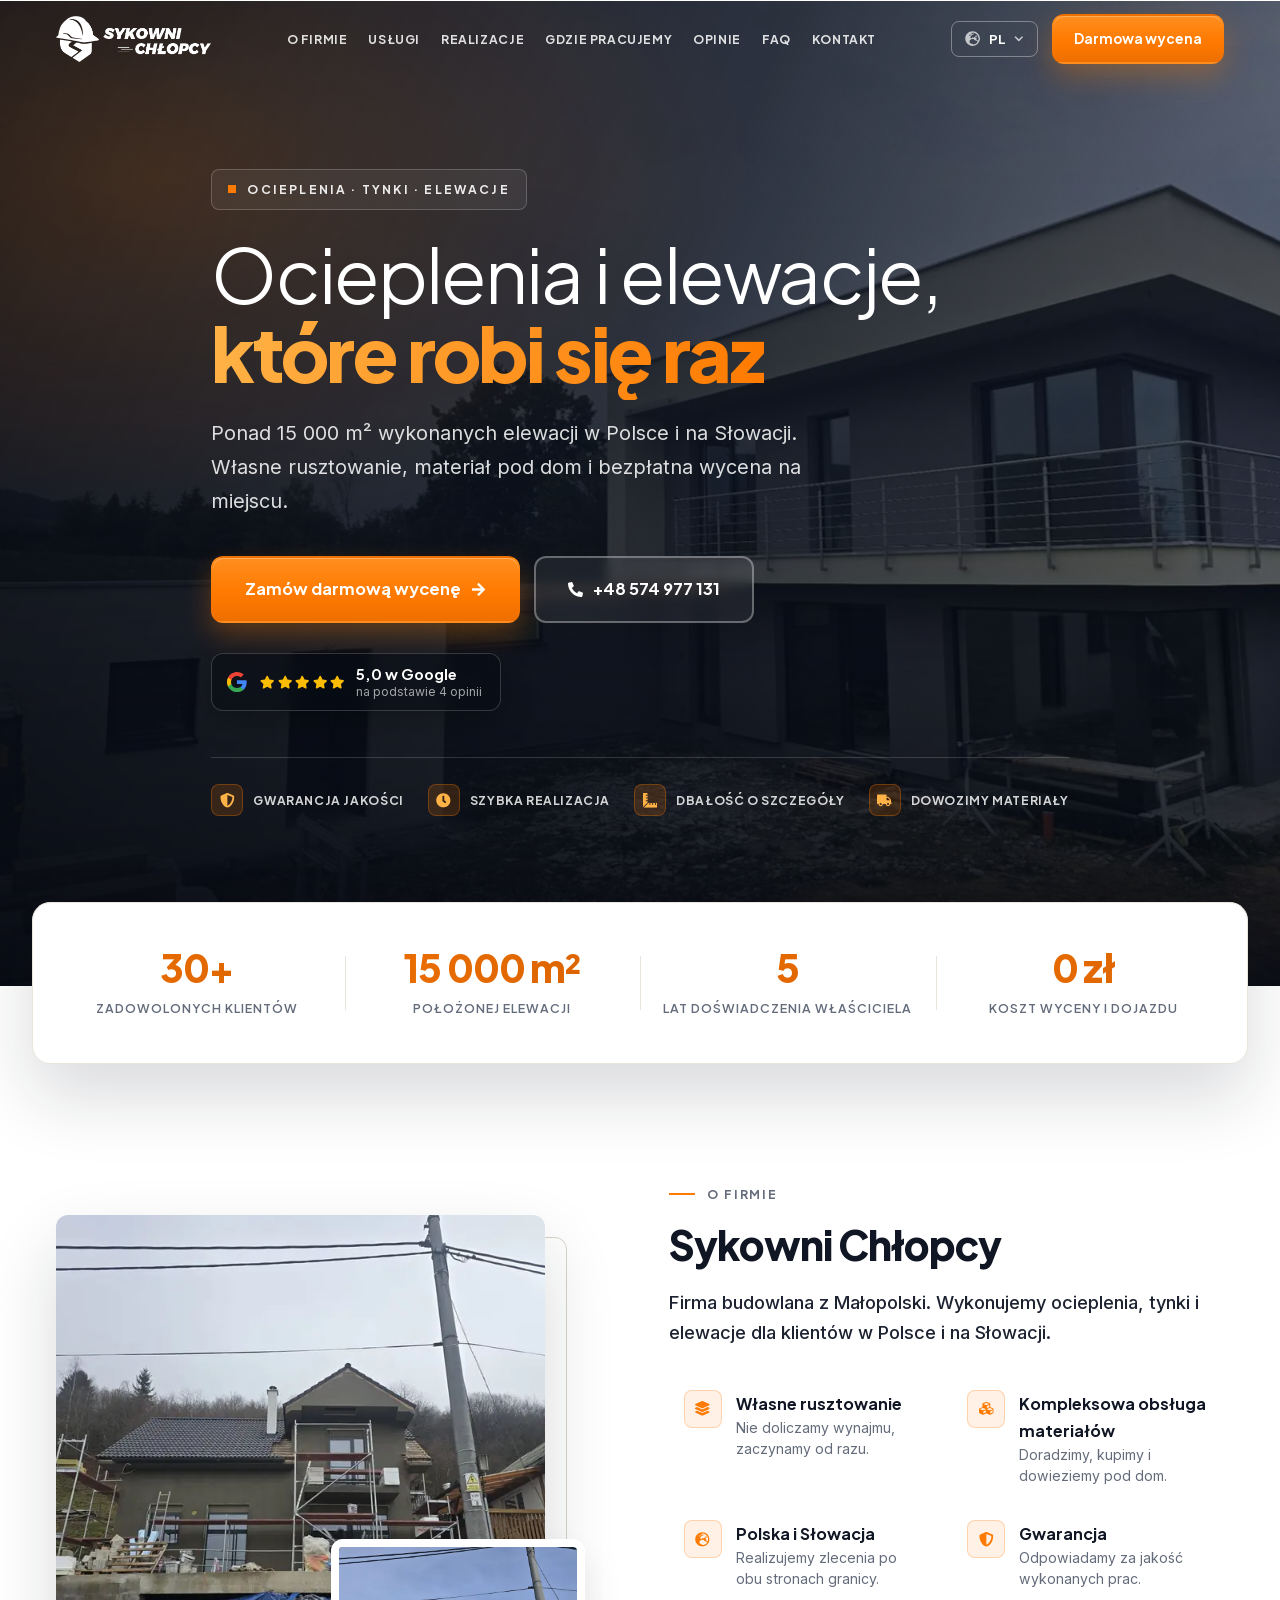
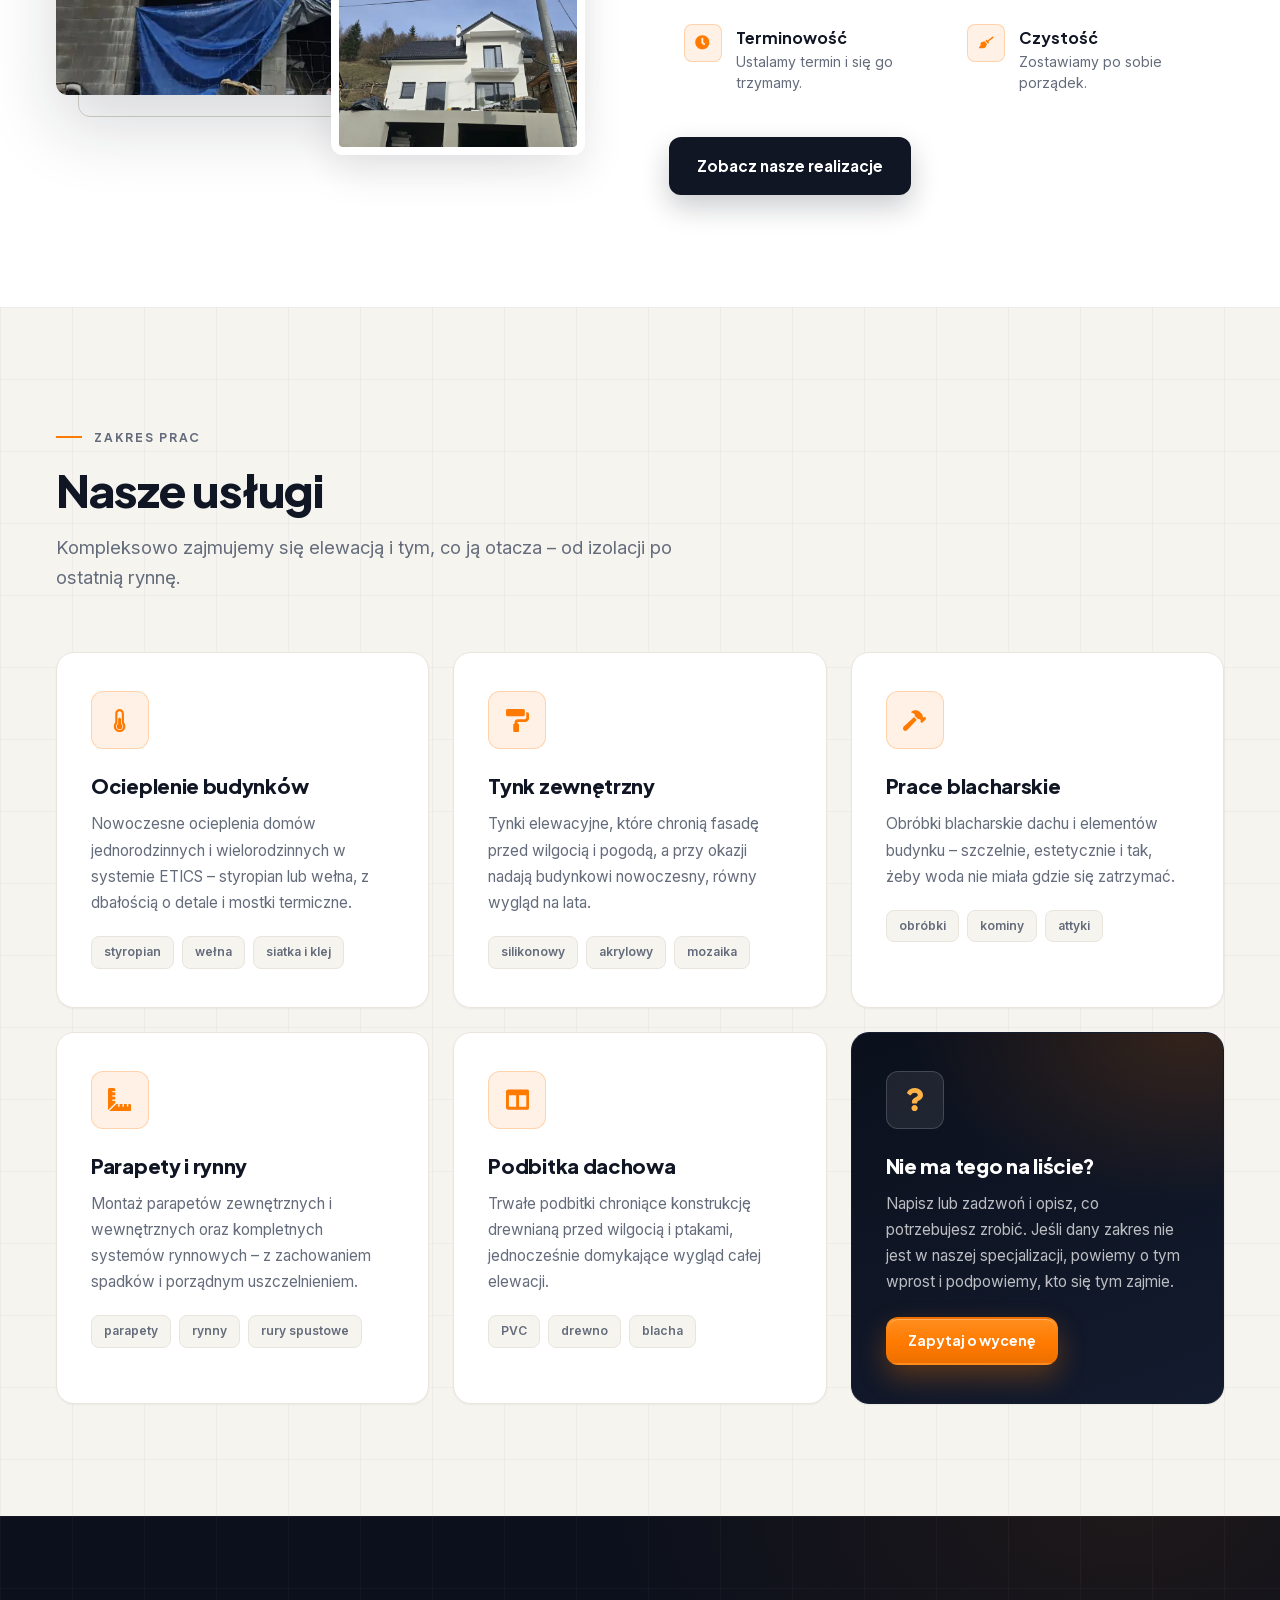
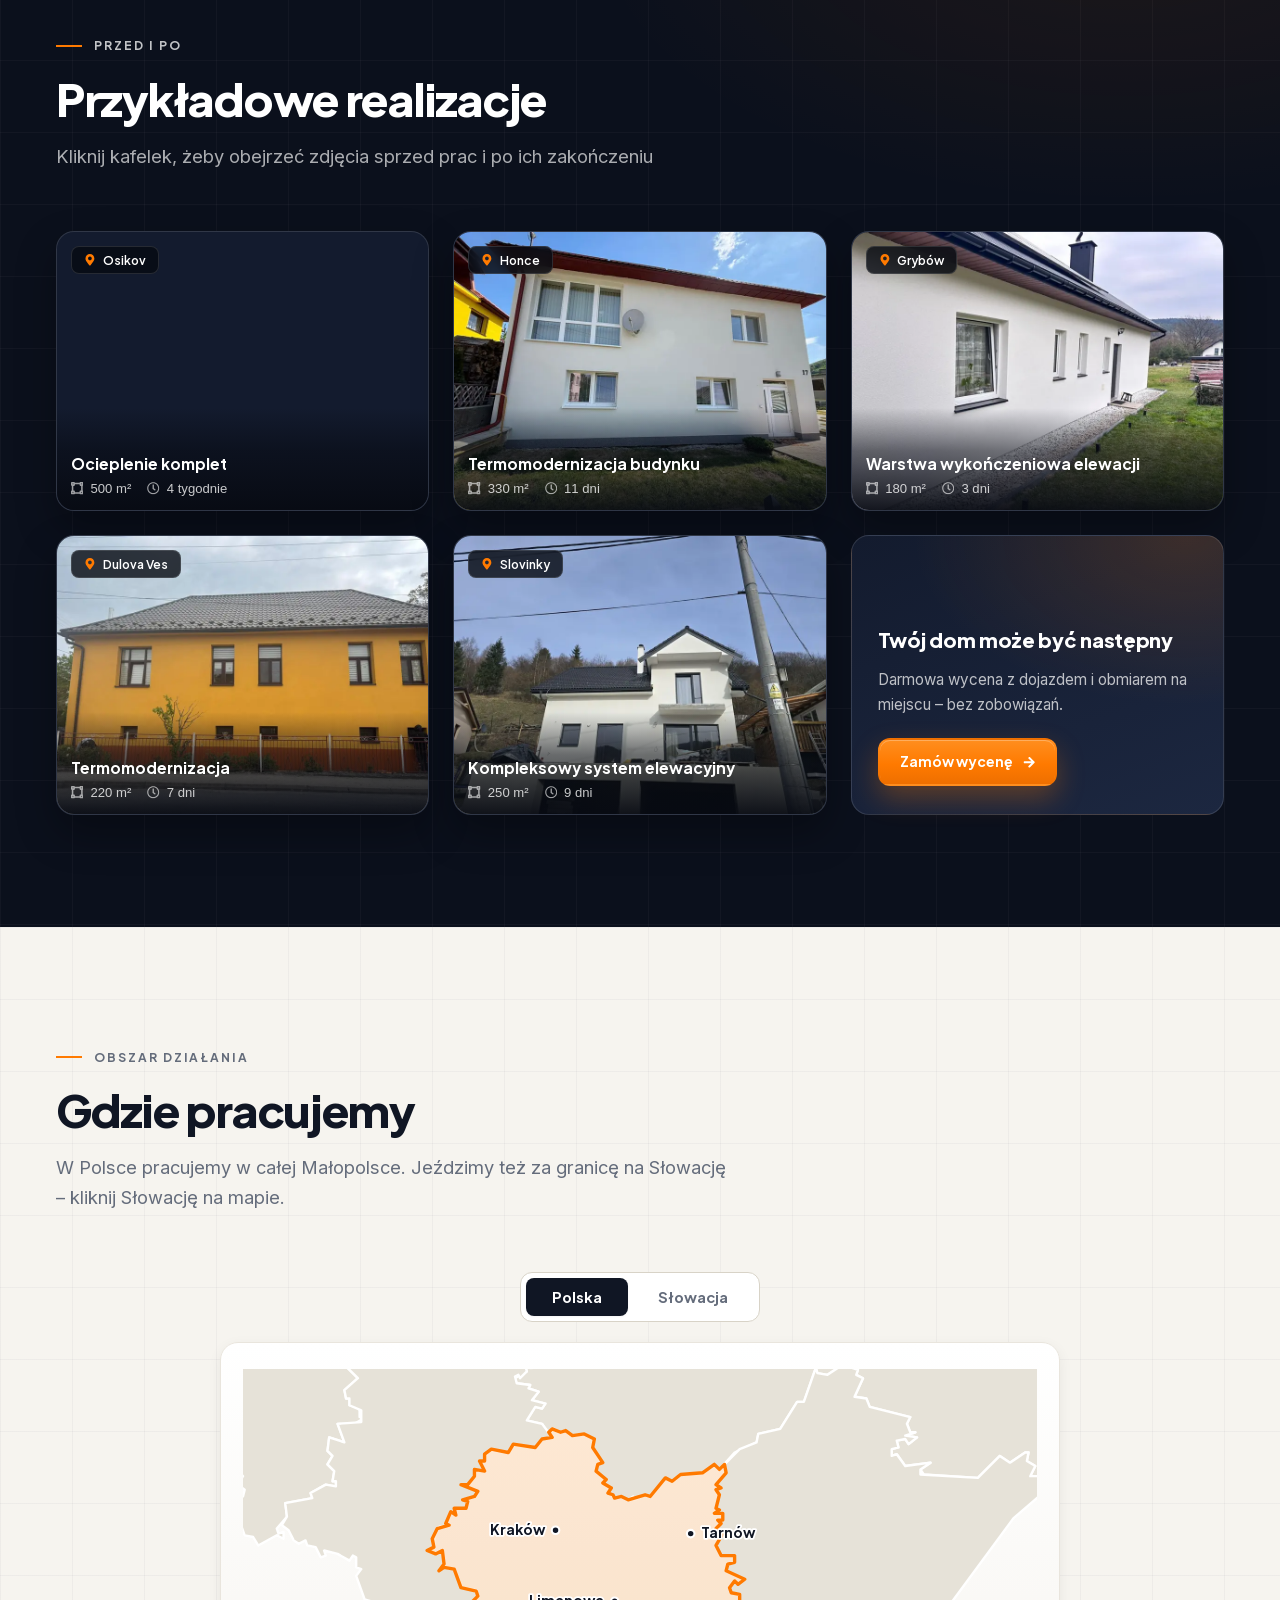
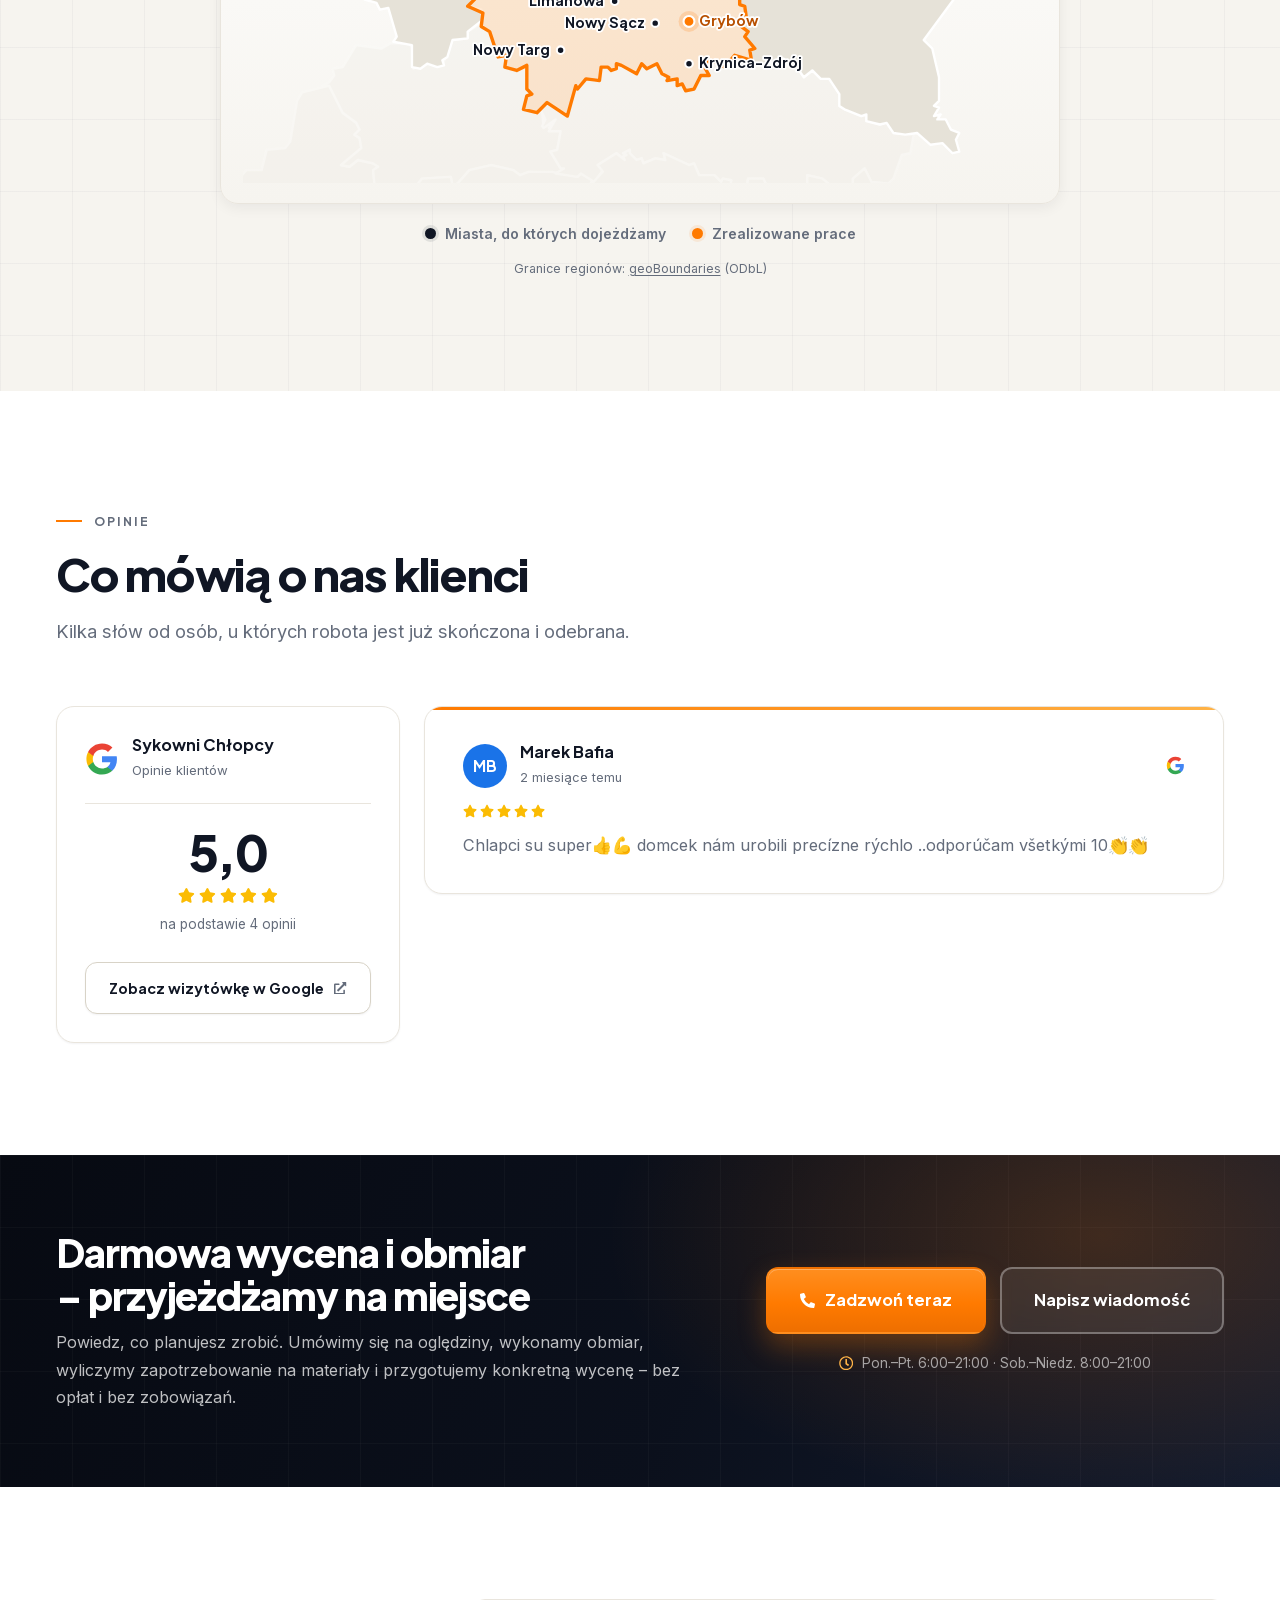
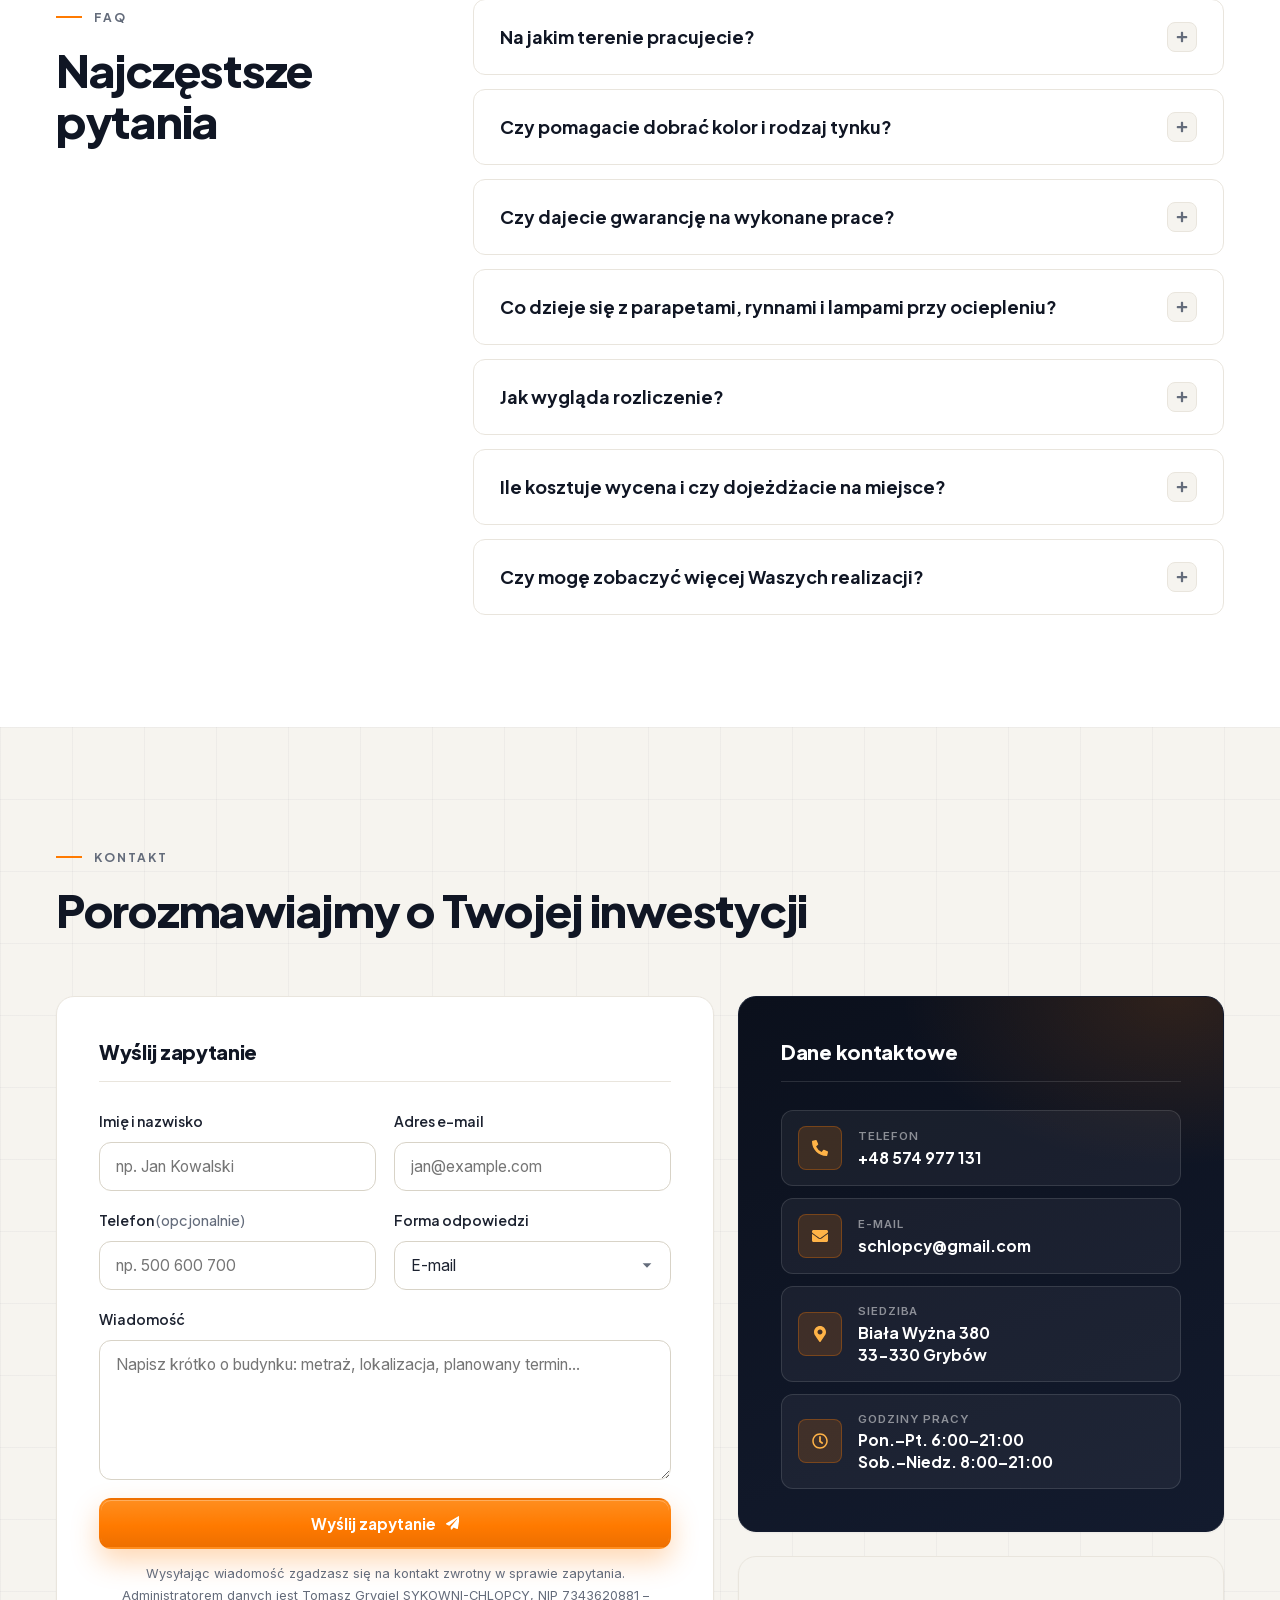
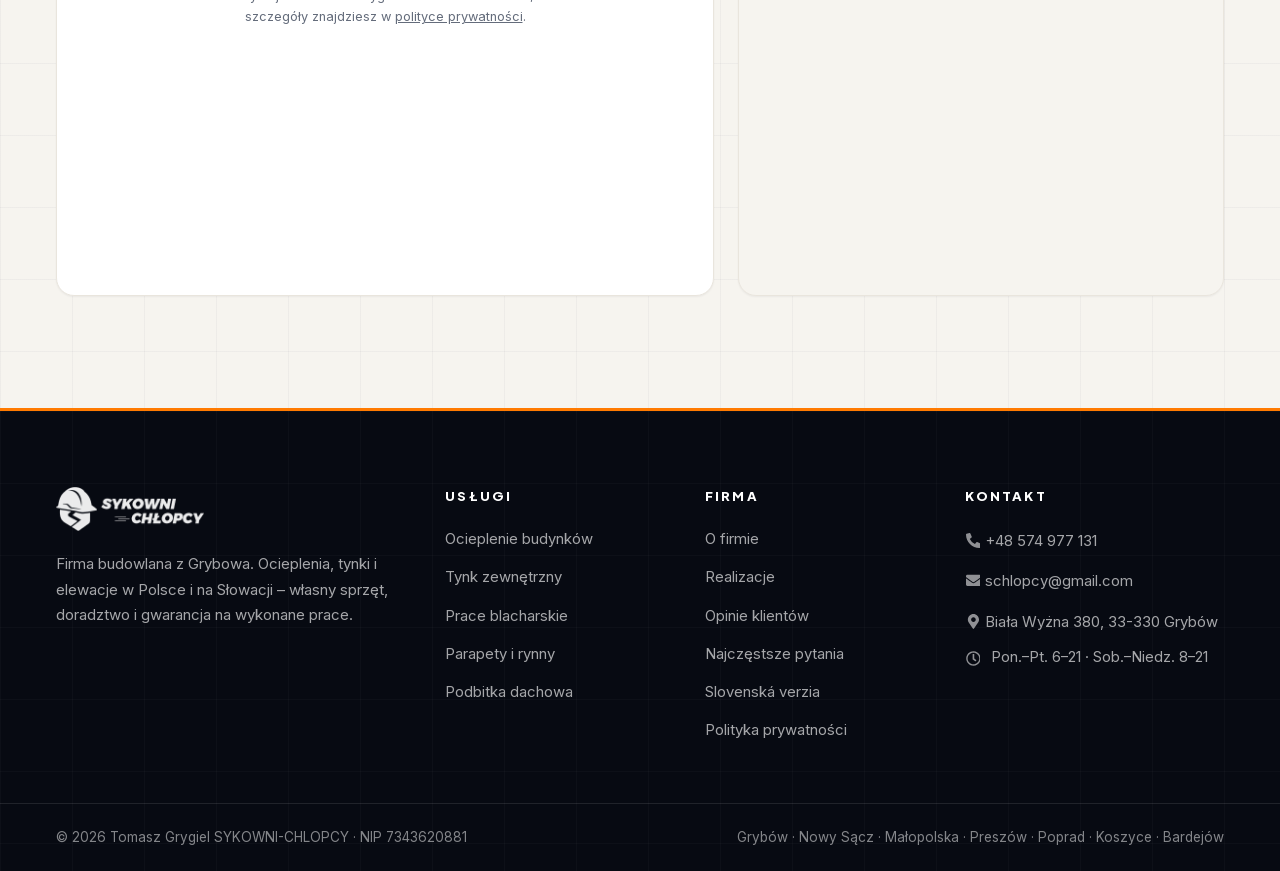
<file: index.html>
<!DOCTYPE html>
<html lang="pl">
<head>
  <meta charset="UTF-8" />
  <meta name="viewport" content="width=device-width, initial-scale=1.0" />
  <title>Ocieplenia i elewacje – Grybów, Małopolska i Słowacja | Sykowni Chłopcy</title>
  <meta name="description" content="Ocieplenia, tynki i elewacje w Grybowie, Nowym Sączu i całej Małopolsce. Własne rusztowanie, materiał pod dom, gwarancja. Darmowa wycena z dojazdem." />
  <meta name="robots" content="index, follow, max-image-preview:large, max-snippet:-1" />
  <meta name="author" content="Tomasz Grygiel SYKOWNI-CHLOPCY" />
  <meta name="theme-color" content="#0B101C" />
  <meta name="format-detection" content="telephone=no" />

  <link rel="icon" href="favicon.ico" sizes="48x48" />
  <link rel="apple-touch-icon" href="apple-touch-icon.png" />
  <link rel="manifest" href="site.webmanifest" />
  <link rel="canonical" href="https://sykowni-chlopcy.pl/" />
  <link rel="alternate" hreflang="pl" href="https://sykowni-chlopcy.pl/" />
  <link rel="alternate" hreflang="sk" href="https://sykowni-chlopcy.sk/" />
  <link rel="alternate" hreflang="x-default" href="https://sykowni-chlopcy.pl/" />

  <meta property="og:type" content="website" />
  <meta property="og:locale" content="pl_PL" />
  <meta property="og:locale:alternate" content="sk_SK" />
  <meta property="og:site_name" content="Sykowni Chłopcy" />
  <meta property="og:title" content="Ocieplenia i elewacje, które robi się raz | Sykowni Chłopcy" />
  <meta property="og:description" content="Ocieplenia, tynki i elewacje w Polsce i na Słowacji. Własne rusztowanie, materiały pod dom, gwarancja i darmowa wycena z dojazdem na miejsce." />
  <meta property="og:image" content="https://sykowni-chlopcy.pl/og-image.jpg" />
  <meta property="og:image:width" content="1200" />
  <meta property="og:image:height" content="630" />
  <meta property="og:image:alt" content="Sykowni Chłopcy – dom po ociepleniu i wykonaniu elewacji" />
  <meta property="og:url" content="https://sykowni-chlopcy.pl/" />
  <meta name="twitter:card" content="summary_large_image" />
  <meta name="twitter:title" content="Ocieplenia i elewacje, które robi się raz | Sykowni Chłopcy" />
  <meta name="twitter:description" content="Ocieplenia, tynki i elewacje w Polsce i na Słowacji. Darmowa wycena z dojazdem na miejsce." />
  <meta name="twitter:image" content="https://sykowni-chlopcy.pl/og-image.jpg" />

  <!-- kroje pisma stoją na naszym serwerze, więc warto po nie sięgnąć od razu -->
  <link rel="preload" href="fonts/jakarta-var.woff2" as="font" type="font/woff2" crossorigin />
  <link rel="preload" href="fonts/inter-var.woff2" as="font" type="font/woff2" crossorigin />
  <!-- tło hero jest największym elementem pierwszego ekranu (LCP);
       telefon dostaje lżejszy wariant, bo i tak przykrywa go ciemna nakładka -->
  <link rel="preload" href="background-800.webp" as="image" type="image/webp" media="(max-width: 700px)" fetchpriority="high" />
  <link rel="preload" href="background.webp" as="image" type="image/webp" media="(min-width: 701px)" fetchpriority="high" />

  <!-- klasa .js włącza animacje wjazdu; bez skryptów treść zostaje widoczna -->
  <script>document.documentElement.classList.add('js');</script>
  <link rel="stylesheet" href="style.css?v=79" />
  <script src="script.js?v=79" defer></script>

  <script type="application/ld+json">
  {
    "@context": "https://schema.org",
    "@graph": [
      {
        "@type": "HomeAndConstructionBusiness",
        "@id": "https://sykowni-chlopcy.pl/#firma",
        "name": "Sykowni Chłopcy",
        "legalName": "Tomasz Grygiel SYKOWNI-CHLOPCY",
        "vatID": "PL7343620881",
        "taxID": "7343620881",
        "description": "Ocieplenia budynków, tynki zewnętrzne, podbitki dachowe, prace blacharskie, parapety i rynny. Usługi budowlane na terenie Polski i Słowacji.",
        "url": "https://sykowni-chlopcy.pl/",
        "telephone": "+48574977131",
        "email": "schlopcy@gmail.com",
        "foundingDate": "2024",
        "priceRange": "$$",
        "currenciesAccepted": "PLN, EUR",
        "paymentAccepted": "Gotówka, przelew",
        "knowsLanguage": ["pl", "sk"],
        "image": "https://sykowni-chlopcy.pl/og-image.jpg",
        "logo": {
          "@type": "ImageObject",
          "url": "https://sykowni-chlopcy.pl/icon-512.png",
          "width": 512,
          "height": 512
        },
        "hasMap": "https://maps.app.goo.gl/REYcrivsohncNmFw8",
        "sameAs": [
          "https://maps.google.com/?cid=18325216394418417962",
          "https://sykowni-chlopcy.sk/"
        ],
        "address": {
          "@type": "PostalAddress",
          "streetAddress": "Biała Wyżna 380",
          "addressLocality": "Grybów",
          "addressRegion": "małopolskie",
          "postalCode": "33-330",
          "addressCountry": "PL"
        },
        "openingHoursSpecification": [
          { "@type": "OpeningHoursSpecification", "dayOfWeek": ["Monday", "Tuesday", "Wednesday", "Thursday", "Friday"], "opens": "06:00", "closes": "21:00" },
          { "@type": "OpeningHoursSpecification", "dayOfWeek": ["Saturday", "Sunday"], "opens": "08:00", "closes": "21:00" }
        ],
        "areaServed": [
          { "@type": "AdministrativeArea", "name": "Powiat gorlicki" },
          { "@type": "AdministrativeArea", "name": "Powiat nowosądecki" },
          { "@type": "AdministrativeArea", "name": "Prešovský kraj" },
          { "@type": "AdministrativeArea", "name": "Košický kraj" },
          { "@type": "City", "name": "Grybów" },
          { "@type": "City", "name": "Nowy Sącz" },
          { "@type": "City", "name": "Gorlice" },
          { "@type": "City", "name": "Prešov" },
          { "@type": "City", "name": "Poprad" },
          { "@type": "City", "name": "Košice" },
          { "@type": "City", "name": "Bardejov" }
        ],
        "hasOfferCatalog": {
          "@type": "OfferCatalog",
          "name": "Usługi budowlane",
          "itemListElement": [
            { "@type": "Offer", "itemOffered": { "@type": "Service", "name": "Ocieplenie budynków", "description": "Ocieplenia domów jednorodzinnych i wielorodzinnych w systemie ETICS – styropian lub wełna." } },
            { "@type": "Offer", "itemOffered": { "@type": "Service", "name": "Tynk zewnętrzny", "description": "Tynki elewacyjne silikonowe, akrylowe i mozaikowe." } },
            { "@type": "Offer", "itemOffered": { "@type": "Service", "name": "Prace blacharskie", "description": "Obróbki blacharskie dachu, kominów i attyk." } },
            { "@type": "Offer", "itemOffered": { "@type": "Service", "name": "Parapety i rynny", "description": "Montaż parapetów zewnętrznych i wewnętrznych oraz systemów rynnowych." } },
            { "@type": "Offer", "itemOffered": { "@type": "Service", "name": "Podbitka dachowa", "description": "Podbitki z PVC, drewna i blachy chroniące konstrukcję dachu." } }
          ]
        }
      },
      {
        "@type": "WebSite",
        "@id": "https://sykowni-chlopcy.pl/#strona",
        "url": "https://sykowni-chlopcy.pl/",
        "name": "Sykowni Chłopcy",
        "inLanguage": "pl-PL",
        "publisher": { "@id": "https://sykowni-chlopcy.pl/#firma" }
      },
      {
        "@type": "FAQPage",
        "@id": "https://sykowni-chlopcy.pl/#faq",
        "mainEntity": [
          {
            "@type": "Question",
            "name": "Na jakim terenie pracujecie?",
            "acceptedAnswer": { "@type": "Answer", "text": "Po polskiej stronie działamy w całej Małopolsce, przede wszystkim w okolicach Grybowa i Nowego Sącza. Na Słowacji realizujemy zlecenia w rejonie Preszowa, Popradu, Koszyc i Bardejowa. Dalsze wyjazdy również wchodzą w grę – wystarczy zapytać." }
          },
          {
            "@type": "Question",
            "name": "Czy pomagacie dobrać kolor i rodzaj tynku?",
            "acceptedAnswer": { "@type": "Answer", "text": "Tak. Podpowiadamy, jaka faktura i kolorystyka sprawdzi się przy danym budynku oraz które rozwiązania są trwalsze w naszym klimacie. Decyzja zawsze należy do klienta." }
          },
          {
            "@type": "Question",
            "name": "Czy dajecie gwarancję na wykonane prace?",
            "acceptedAnswer": { "@type": "Answer", "text": "Tak. Na wykonane przez nas prace udzielamy gwarancji – szczegóły i zakres ustalamy indywidualnie przy ustaleniach dotyczących zlecenia." }
          },
          {
            "@type": "Question",
            "name": "Co dzieje się z parapetami, rynnami i lampami przy ociepleniu?",
            "acceptedAnswer": { "@type": "Answer", "text": "Demontujemy je przed rozpoczęciem prac i montujemy ponownie po ociepleniu, z uwzględnieniem nowej grubości ściany. Jeśli coś kwalifikuje się do wymiany, mówimy o tym na etapie wyceny, a nie w trakcie robót." }
          },
          {
            "@type": "Question",
            "name": "Jak wygląda rozliczenie?",
            "acceptedAnswer": { "@type": "Answer", "text": "Zakres, cenę i harmonogram płatności ustalamy przed wejściem na budowę i omawiamy przy przedstawianiu wyceny. Koszty nie dopowiadają się w trakcie robót." }
          },
          {
            "@type": "Question",
            "name": "Ile kosztuje wycena i czy dojeżdżacie na miejsce?",
            "acceptedAnswer": { "@type": "Answer", "text": "Wycena wraz z dojazdem i obmiarem na miejscu jest bezpłatna i nie zobowiązuje do zlecenia prac." }
          },
          {
            "@type": "Question",
            "name": "Czy mogę zobaczyć więcej Waszych realizacji?",
            "acceptedAnswer": { "@type": "Answer", "text": "Część zdjęć przed i po znajduje się w galerii realizacji na stronie. Więcej zdjęć podobnych budynków podsyłamy na życzenie po kontakcie telefonicznym." }
          }
        ]
      }
    ]
  }
  </script>
</head>
<body id="top">

<!-- Zestaw ikon: Font Awesome Free 5.15.4 (CC BY 4.0), wycięte tylko te,
     których strona faktycznie używa. Wklejone w HTML, żeby ikony były
     widoczne od pierwszej klatki i bez zapytania do zewnętrznego serwera. -->
<svg xmlns="http://www.w3.org/2000/svg" class="icon-sprite" aria-hidden="true" focusable="false">
  <symbol id="i-images" viewBox="0 0 576 512"><path d="M480 416v16c0 26.51-21.49 48-48 48H48c-26.51 0-48-21.49-48-48V176c0-26.51 21.49-48 48-48h16v208c0 44.112 35.888 80 80 80h336zm96-80V80c0-26.51-21.49-48-48-48H144c-26.51 0-48 21.49-48 48v256c0 26.51 21.49 48 48 48h384c26.51 0 48-21.49 48-48zM256 128c0 26.51-21.49 48-48 48s-48-21.49-48-48 21.49-48 48-48 48 21.49 48 48zm-96 144l55.515-55.515c4.686-4.686 12.284-4.686 16.971 0L272 256l135.515-135.515c4.686-4.686 12.284-4.686 16.971 0L512 208v112H160v-48z"/></symbol>
  <symbol id="i-search-plus" viewBox="0 0 512 512"><path d="M304 192v32c0 6.6-5.4 12-12 12h-56v56c0 6.6-5.4 12-12 12h-32c-6.6 0-12-5.4-12-12v-56h-56c-6.6 0-12-5.4-12-12v-32c0-6.6 5.4-12 12-12h56v-56c0-6.6 5.4-12 12-12h32c6.6 0 12 5.4 12 12v56h56c6.6 0 12 5.4 12 12zm201 284.7L476.7 505c-9.4 9.4-24.6 9.4-33.9 0L343 405.3c-4.5-4.5-7-10.6-7-17V372c-35.3 27.6-79.7 44-128 44C93.1 416 0 322.9 0 208S93.1 0 208 0s208 93.1 208 208c0 48.3-16.4 92.7-44 128h16.3c6.4 0 12.5 2.5 17 7l99.7 99.7c9.3 9.4 9.3 24.6 0 34zM344 208c0-75.2-60.8-136-136-136S72 132.8 72 208s60.8 136 136 136 136-60.8 136-136z"/></symbol>
  <symbol id="i-star" viewBox="0 0 576 512"><path d="M259.3 17.8L194 150.2 47.9 171.5c-26.2 3.8-36.7 36.1-17.7 54.6l105.7 103-25 145.5c-4.5 26.3 23.2 46 46.4 33.7L288 439.6l130.7 68.7c23.2 12.2 50.9-7.4 46.4-33.7l-25-145.5 105.7-103c19-18.5 8.5-50.8-17.7-54.6L382 150.2 316.7 17.8c-11.7-23.6-45.6-23.9-57.4 0z"/></symbol>
  <symbol id="i-plus" viewBox="0 0 448 512"><path d="M416 208H272V64c0-17.67-14.33-32-32-32h-32c-17.67 0-32 14.33-32 32v144H32c-17.67 0-32 14.33-32 32v32c0 17.67 14.33 32 32 32h144v144c0 17.67 14.33 32 32 32h32c17.67 0 32-14.33 32-32V304h144c17.67 0 32-14.33 32-32v-32c0-17.67-14.33-32-32-32z"/></symbol>
  <symbol id="i-phone-alt" viewBox="0 0 512 512"><path d="M497.39 361.8l-112-48a24 24 0 0 0-28 6.9l-49.6 60.6A370.66 370.66 0 0 1 130.6 204.11l60.6-49.6a23.94 23.94 0 0 0 6.9-28l-48-112A24.16 24.16 0 0 0 122.6.61l-104 24A24 24 0 0 0 0 48c0 256.5 207.9 464 464 464a24 24 0 0 0 23.4-18.6l24-104a24.29 24.29 0 0 0-14.01-27.6z"/></symbol>
  <symbol id="i-map-marker-alt" viewBox="0 0 384 512"><path d="M172.268 501.67C26.97 291.031 0 269.413 0 192 0 85.961 85.961 0 192 0s192 85.961 192 192c0 77.413-26.97 99.031-172.268 309.67-9.535 13.774-29.93 13.773-39.464 0zM192 272c44.183 0 80-35.817 80-80s-35.817-80-80-80-80 35.817-80 80 35.817 80 80 80z"/></symbol>
  <symbol id="i-envelope" viewBox="0 0 512 512"><path d="M502.3 190.8c3.9-3.1 9.7-.2 9.7 4.7V400c0 26.5-21.5 48-48 48H48c-26.5 0-48-21.5-48-48V195.6c0-5 5.7-7.8 9.7-4.7 22.4 17.4 52.1 39.5 154.1 113.6 21.1 15.4 56.7 47.8 92.2 47.6 35.7.3 72-32.8 92.3-47.6 102-74.1 131.6-96.3 154-113.7zM256 320c23.2.4 56.6-29.2 73.4-41.4 132.7-96.3 142.8-104.7 173.4-128.7 5.8-4.5 9.2-11.5 9.2-18.9v-19c0-26.5-21.5-48-48-48H48C21.5 64 0 85.5 0 112v19c0 7.4 3.4 14.3 9.2 18.9 30.6 23.9 40.7 32.4 173.4 128.7 16.8 12.2 50.2 41.8 73.4 41.4z"/></symbol>
  <symbol id="i-arrow-right" viewBox="0 0 448 512"><path d="M190.5 66.9l22.2-22.2c9.4-9.4 24.6-9.4 33.9 0L441 239c9.4 9.4 9.4 24.6 0 33.9L246.6 467.3c-9.4 9.4-24.6 9.4-33.9 0l-22.2-22.2c-9.5-9.5-9.3-25 .4-34.3L311.4 296H24c-13.3 0-24-10.7-24-24v-32c0-13.3 10.7-24 24-24h287.4L190.9 101.2c-9.8-9.3-10-24.8-.4-34.3z"/></symbol>
  <symbol id="i-vector-square" viewBox="0 0 512 512"><path d="M512 128V32c0-17.67-14.33-32-32-32h-96c-17.67 0-32 14.33-32 32H160c0-17.67-14.33-32-32-32H32C14.33 0 0 14.33 0 32v96c0 17.67 14.33 32 32 32v192c-17.67 0-32 14.33-32 32v96c0 17.67 14.33 32 32 32h96c17.67 0 32-14.33 32-32h192c0 17.67 14.33 32 32 32h96c17.67 0 32-14.33 32-32v-96c0-17.67-14.33-32-32-32V160c17.67 0 32-14.33 32-32zm-96-64h32v32h-32V64zM64 64h32v32H64V64zm32 384H64v-32h32v32zm352 0h-32v-32h32v32zm-32-96h-32c-17.67 0-32 14.33-32 32v32H160v-32c0-17.67-14.33-32-32-32H96V160h32c17.67 0 32-14.33 32-32V96h192v32c0 17.67 14.33 32 32 32h32v192z"/></symbol>
  <symbol id="i-shield-alt" viewBox="0 0 512 512"><path d="M466.5 83.7l-192-80a48.15 48.15 0 0 0-36.9 0l-192 80C27.7 91.1 16 108.6 16 128c0 198.5 114.5 335.7 221.5 380.3 11.8 4.9 25.1 4.9 36.9 0C360.1 472.6 496 349.3 496 128c0-19.4-11.7-36.9-29.5-44.3zM256.1 446.3l-.1-381 175.9 73.3c-3.3 151.4-82.1 261.1-175.8 307.7z"/></symbol>
  <symbol id="i-ruler-combined" viewBox="0 0 512 512"><path d="M160 288h-56c-4.42 0-8-3.58-8-8v-16c0-4.42 3.58-8 8-8h56v-64h-56c-4.42 0-8-3.58-8-8v-16c0-4.42 3.58-8 8-8h56V96h-56c-4.42 0-8-3.58-8-8V72c0-4.42 3.58-8 8-8h56V32c0-17.67-14.33-32-32-32H32C14.33 0 0 14.33 0 32v448c0 2.77.91 5.24 1.57 7.8L160 329.38V288zm320 64h-32v56c0 4.42-3.58 8-8 8h-16c-4.42 0-8-3.58-8-8v-56h-64v56c0 4.42-3.58 8-8 8h-16c-4.42 0-8-3.58-8-8v-56h-64v56c0 4.42-3.58 8-8 8h-16c-4.42 0-8-3.58-8-8v-56h-41.37L24.2 510.43c2.56.66 5.04 1.57 7.8 1.57h448c17.67 0 32-14.33 32-32v-96c0-17.67-14.33-32-32-32z"/></symbol>
  <symbol id="i-globe-europe" viewBox="0 0 496 512"><path d="M248 8C111 8 0 119 0 256s111 248 248 248 248-111 248-248S385 8 248 8zm200 248c0 22.5-3.9 44.2-10.8 64.4h-20.3c-4.3 0-8.4-1.7-11.4-4.8l-32-32.6c-4.5-4.6-4.5-12.1.1-16.7l12.5-12.5v-8.7c0-3-1.2-5.9-3.3-8l-9.4-9.4c-2.1-2.1-5-3.3-8-3.3h-16c-6.2 0-11.3-5.1-11.3-11.3 0-3 1.2-5.9 3.3-8l9.4-9.4c2.1-2.1 5-3.3 8-3.3h32c6.2 0 11.3-5.1 11.3-11.3v-9.4c0-6.2-5.1-11.3-11.3-11.3h-36.7c-8.8 0-16 7.2-16 16v4.5c0 6.9-4.4 13-10.9 15.2l-31.6 10.5c-3.3 1.1-5.5 4.1-5.5 7.6v2.2c0 4.4-3.6 8-8 8h-16c-4.4 0-8-3.6-8-8s-3.6-8-8-8H247c-3 0-5.8 1.7-7.2 4.4l-9.4 18.7c-2.7 5.4-8.2 8.8-14.3 8.8H194c-8.8 0-16-7.2-16-16V199c0-4.2 1.7-8.3 4.7-11.3l20.1-20.1c4.6-4.6 7.2-10.9 7.2-17.5 0-3.4 2.2-6.5 5.5-7.6l40-13.3c1.7-.6 3.2-1.5 4.4-2.7l26.8-26.8c2.1-2.1 3.3-5 3.3-8 0-6.2-5.1-11.3-11.3-11.3H258l-16 16v8c0 4.4-3.6 8-8 8h-16c-4.4 0-8-3.6-8-8v-20c0-2.5 1.2-4.9 3.2-6.4l28.9-21.7c1.9-.1 3.8-.3 5.7-.3C358.3 56 448 145.7 448 256zM130.1 149.1c0-3 1.2-5.9 3.3-8l25.4-25.4c2.1-2.1 5-3.3 8-3.3 6.2 0 11.3 5.1 11.3 11.3v16c0 3-1.2 5.9-3.3 8l-9.4 9.4c-2.1 2.1-5 3.3-8 3.3h-16c-6.2 0-11.3-5.1-11.3-11.3zm128 306.4v-7.1c0-8.8-7.2-16-16-16h-20.2c-10.8 0-26.7-5.3-35.4-11.8l-22.2-16.7c-11.5-8.6-18.2-22.1-18.2-36.4v-23.9c0-16 8.4-30.8 22.1-39l42.9-25.7c7.1-4.2 15.2-6.5 23.4-6.5h31.2c10.9 0 21.4 3.9 29.6 10.9l43.2 37.1h18.3c8.5 0 16.6 3.4 22.6 9.4l17.3 17.3c3.4 3.4 8.1 5.3 12.9 5.3H423c-32.4 58.9-93.8 99.5-164.9 103.1z"/></symbol>
  <symbol id="i-cubes" viewBox="0 0 512 512"><path d="M488.6 250.2L392 214V105.5c0-15-9.3-28.4-23.4-33.7l-100-37.5c-8.1-3.1-17.1-3.1-25.3 0l-100 37.5c-14.1 5.3-23.4 18.7-23.4 33.7V214l-96.6 36.2C9.3 255.5 0 268.9 0 283.9V394c0 13.6 7.7 26.1 19.9 32.2l100 50c10.1 5.1 22.1 5.1 32.2 0l103.9-52 103.9 52c10.1 5.1 22.1 5.1 32.2 0l100-50c12.2-6.1 19.9-18.6 19.9-32.2V283.9c0-15-9.3-28.4-23.4-33.7zM358 214.8l-85 31.9v-68.2l85-37v73.3zM154 104.1l102-38.2 102 38.2v.6l-102 41.4-102-41.4v-.6zm84 291.1l-85 42.5v-79.1l85-38.8v75.4zm0-112l-102 41.4-102-41.4v-.6l102-38.2 102 38.2v.6zm240 112l-85 42.5v-79.1l85-38.8v75.4zm0-112l-102 41.4-102-41.4v-.6l102-38.2 102 38.2v.6z"/></symbol>
  <symbol id="i-clock" viewBox="0 0 512 512"><path d="M256,8C119,8,8,119,8,256S119,504,256,504,504,393,504,256,393,8,256,8Zm92.49,313h0l-20,25a16,16,0,0,1-22.49,2.5h0l-67-49.72a40,40,0,0,1-15-31.23V112a16,16,0,0,1,16-16h32a16,16,0,0,1,16,16V256l58,42.5A16,16,0,0,1,348.49,321Z"/></symbol>
  <symbol id="i-chevron-right" viewBox="0 0 320 512"><path d="M285.476 272.971L91.132 467.314c-9.373 9.373-24.569 9.373-33.941 0l-22.667-22.667c-9.357-9.357-9.375-24.522-.04-33.901L188.505 256 34.484 101.255c-9.335-9.379-9.317-24.544.04-33.901l22.667-22.667c9.373-9.373 24.569-9.373 33.941 0L285.475 239.03c9.373 9.372 9.373 24.568.001 33.941z"/></symbol>
  <symbol id="i-chevron-left" viewBox="0 0 320 512"><path d="M34.52 239.03L228.87 44.69c9.37-9.37 24.57-9.37 33.94 0l22.67 22.67c9.36 9.36 9.37 24.52.04 33.9L131.49 256l154.02 154.75c9.34 9.38 9.32 24.54-.04 33.9l-22.67 22.67c-9.37 9.37-24.57 9.37-33.94 0L34.52 272.97c-9.37-9.37-9.37-24.57 0-33.94z"/></symbol>
  <symbol id="i-broom" viewBox="0 0 640 512"><path d="M256.47 216.77l86.73 109.18s-16.6 102.36-76.57 150.12C206.66 523.85 0 510.19 0 510.19s3.8-23.14 11-55.43l94.62-112.17c3.97-4.7-.87-11.62-6.65-9.5l-60.4 22.09c14.44-41.66 32.72-80.04 54.6-97.47 59.97-47.76 163.3-40.94 163.3-40.94zM636.53 31.03l-19.86-25c-5.49-6.9-15.52-8.05-22.41-2.56l-232.48 177.8-34.14-42.97c-5.09-6.41-15.14-5.21-18.59 2.21l-25.33 54.55 86.73 109.18 58.8-12.45c8-1.69 11.42-11.2 6.34-17.6l-34.09-42.92 232.48-177.8c6.89-5.48 8.04-15.53 2.55-22.44z"/></symbol>
  <symbol id="i-truck" viewBox="0 0 640 512"><path d="M624 352h-16V243.9c0-12.7-5.1-24.9-14.1-33.9L494 110.1c-9-9-21.2-14.1-33.9-14.1H416V48c0-26.5-21.5-48-48-48H48C21.5 0 0 21.5 0 48v320c0 26.5 21.5 48 48 48h16c0 53 43 96 96 96s96-43 96-96h128c0 53 43 96 96 96s96-43 96-96h48c8.8 0 16-7.2 16-16v-32c0-8.8-7.2-16-16-16zM160 464c-26.5 0-48-21.5-48-48s21.5-48 48-48 48 21.5 48 48-21.5 48-48 48zm320 0c-26.5 0-48-21.5-48-48s21.5-48 48-48 48 21.5 48 48-21.5 48-48 48zm80-208H416V144h44.1l99.9 99.9V256z"/></symbol>
  <symbol id="i-tools" viewBox="0 0 512 512"><path d="M501.1 395.7L384 278.6c-23.1-23.1-57.6-27.6-85.4-13.9L192 158.1V96L64 0 0 64l96 128h62.1l106.6 106.6c-13.6 27.8-9.2 62.3 13.9 85.4l117.1 117.1c14.6 14.6 38.2 14.6 52.7 0l52.7-52.7c14.5-14.6 14.5-38.2 0-52.7zM331.7 225c28.3 0 54.9 11 74.9 31l19.4 19.4c15.8-6.9 30.8-16.5 43.8-29.5 37.1-37.1 49.7-89.3 37.9-136.7-2.2-9-13.5-12.1-20.1-5.5l-74.4 74.4-67.9-11.3L334 98.9l74.4-74.4c6.6-6.6 3.4-17.9-5.7-20.2-47.4-11.7-99.6.9-136.6 37.9-28.5 28.5-41.9 66.1-41.2 103.6l82.1 82.1c8.1-1.9 16.5-2.9 24.7-2.9zm-103.9 82l-56.7-56.7L18.7 402.8c-25 25-25 65.5 0 90.5s65.5 25 90.5 0l123.6-123.6c-7.6-19.9-9.9-41.6-5-62.7zM64 472c-13.2 0-24-10.8-24-24 0-13.3 10.7-24 24-24s24 10.7 24 24c0 13.2-10.7 24-24 24z"/></symbol>
  <symbol id="i-times" viewBox="0 0 352 512"><path d="M242.72 256l100.07-100.07c12.28-12.28 12.28-32.19 0-44.48l-22.24-22.24c-12.28-12.28-32.19-12.28-44.48 0L176 189.28 75.93 89.21c-12.28-12.28-32.19-12.28-44.48 0L9.21 111.45c-12.28 12.28-12.28 32.19 0 44.48L109.28 256 9.21 356.07c-12.28 12.28-12.28 32.19 0 44.48l22.24 22.24c12.28 12.28 32.2 12.28 44.48 0L176 322.72l100.07 100.07c12.28 12.28 32.2 12.28 44.48 0l22.24-22.24c12.28-12.28 12.28-32.19 0-44.48L242.72 256z"/></symbol>
  <symbol id="i-thermometer-half" viewBox="0 0 256 512"><path d="M192 384c0 35.346-28.654 64-64 64s-64-28.654-64-64c0-23.685 12.876-44.349 32-55.417V224c0-17.673 14.327-32 32-32s32 14.327 32 32v104.583c19.124 11.068 32 31.732 32 55.417zm32-84.653c19.912 22.563 32 52.194 32 84.653 0 70.696-57.303 128-128 128-.299 0-.609-.001-.909-.003C56.789 511.509-.357 453.636.002 383.333.166 351.135 12.225 321.755 32 299.347V96c0-53.019 42.981-96 96-96s96 42.981 96 96v203.347zM208 384c0-34.339-19.37-52.19-32-66.502V96c0-26.467-21.533-48-48-48S80 69.533 80 96v221.498c-12.732 14.428-31.825 32.1-31.999 66.08-.224 43.876 35.563 80.116 79.423 80.42L128 464c44.112 0 80-35.888 80-80z"/></symbol>
  <symbol id="i-question" viewBox="0 0 384 512"><path d="M202.021 0C122.202 0 70.503 32.703 29.914 91.026c-7.363 10.58-5.093 25.086 5.178 32.874l43.138 32.709c10.373 7.865 25.132 6.026 33.253-4.148 25.049-31.381 43.63-49.449 82.757-49.449 30.764 0 68.816 19.799 68.816 49.631 0 22.552-18.617 34.134-48.993 51.164-35.423 19.86-82.299 44.576-82.299 106.405V320c0 13.255 10.745 24 24 24h72.471c13.255 0 24-10.745 24-24v-5.773c0-42.86 125.268-44.645 125.268-160.627C377.504 66.256 286.902 0 202.021 0zM192 373.459c-38.196 0-69.271 31.075-69.271 69.271 0 38.195 31.075 69.27 69.271 69.27s69.271-31.075 69.271-69.271-31.075-69.27-69.271-69.27z"/></symbol>
  <symbol id="i-paper-plane" viewBox="0 0 512 512"><path d="M476 3.2L12.5 270.6c-18.1 10.4-15.8 35.6 2.2 43.2L121 358.4l287.3-253.2c5.5-4.9 13.3 2.6 8.6 8.3L176 407v80.5c0 23.6 28.5 32.9 42.5 15.8L282 426l124.6 52.2c14.2 6 30.4-2.9 33-18.2l72-432C515 7.8 493.3-6.8 476 3.2z"/></symbol>
  <symbol id="i-paint-roller" viewBox="0 0 512 512"><path d="M416 128V32c0-17.67-14.33-32-32-32H32C14.33 0 0 14.33 0 32v96c0 17.67 14.33 32 32 32h352c17.67 0 32-14.33 32-32zm32-64v128c0 17.67-14.33 32-32 32H256c-35.35 0-64 28.65-64 64v32c-17.67 0-32 14.33-32 32v128c0 17.67 14.33 32 32 32h64c17.67 0 32-14.33 32-32V352c0-17.67-14.33-32-32-32v-32h160c53.02 0 96-42.98 96-96v-64c0-35.35-28.65-64-64-64z"/></symbol>
  <symbol id="i-layer-group" viewBox="0 0 512 512"><path d="M12.41 148.02l232.94 105.67c6.8 3.09 14.49 3.09 21.29 0l232.94-105.67c16.55-7.51 16.55-32.52 0-40.03L266.65 2.31a25.607 25.607 0 0 0-21.29 0L12.41 107.98c-16.55 7.51-16.55 32.53 0 40.04zm487.18 88.28l-58.09-26.33-161.64 73.27c-7.56 3.43-15.59 5.17-23.86 5.17s-16.29-1.74-23.86-5.17L70.51 209.97l-58.1 26.33c-16.55 7.5-16.55 32.5 0 40l232.94 105.59c6.8 3.08 14.49 3.08 21.29 0L499.59 276.3c16.55-7.5 16.55-32.5 0-40zm0 127.8l-57.87-26.23-161.86 73.37c-7.56 3.43-15.59 5.17-23.86 5.17s-16.29-1.74-23.86-5.17L70.29 337.87 12.41 364.1c-16.55 7.5-16.55 32.5 0 40l232.94 105.59c6.8 3.08 14.49 3.08 21.29 0L499.59 404.1c16.55-7.5 16.55-32.5 0-40z"/></symbol>
  <symbol id="i-hard-hat" viewBox="0 0 512 512"><path d="M480 288c0-80.25-49.28-148.92-119.19-177.62L320 192V80a16 16 0 0 0-16-16h-96a16 16 0 0 0-16 16v112l-40.81-81.62C81.28 139.08 32 207.75 32 288v64h448zm16 96H16a16 16 0 0 0-16 16v32a16 16 0 0 0 16 16h480a16 16 0 0 0 16-16v-32a16 16 0 0 0-16-16z"/></symbol>
  <symbol id="i-hammer" viewBox="0 0 576 512"><path d="M571.31 193.94l-22.63-22.63c-6.25-6.25-16.38-6.25-22.63 0l-11.31 11.31-28.9-28.9c5.63-21.31.36-44.9-16.35-61.61l-45.25-45.25c-62.48-62.48-163.79-62.48-226.28 0l90.51 45.25v18.75c0 16.97 6.74 33.25 18.75 45.25l49.14 49.14c16.71 16.71 40.3 21.98 61.61 16.35l28.9 28.9-11.31 11.31c-6.25 6.25-6.25 16.38 0 22.63l22.63 22.63c6.25 6.25 16.38 6.25 22.63 0l90.51-90.51c6.23-6.24 6.23-16.37-.02-22.62zm-286.72-15.2c-3.7-3.7-6.84-7.79-9.85-11.95L19.64 404.96c-25.57 23.88-26.26 64.19-1.53 88.93s65.05 24.05 88.93-1.53l238.13-255.07c-3.96-2.91-7.9-5.87-11.44-9.41l-49.14-49.14z"/></symbol>
  <symbol id="i-external-link-alt" viewBox="0 0 512 512"><path d="M432,320H400a16,16,0,0,0-16,16V448H64V128H208a16,16,0,0,0,16-16V80a16,16,0,0,0-16-16H48A48,48,0,0,0,0,112V464a48,48,0,0,0,48,48H400a48,48,0,0,0,48-48V336A16,16,0,0,0,432,320ZM488,0h-128c-21.37,0-32.05,25.91-17,41l35.73,35.73L135,320.37a24,24,0,0,0,0,34L157.67,377a24,24,0,0,0,34,0L435.28,133.32,471,169c15,15,41,4.5,41-17V24A24,24,0,0,0,488,0Z"/></symbol>
  <symbol id="i-columns" viewBox="0 0 512 512"><path d="M464 32H48C21.49 32 0 53.49 0 80v352c0 26.51 21.49 48 48 48h416c26.51 0 48-21.49 48-48V80c0-26.51-21.49-48-48-48zM224 416H64V160h160v256zm224 0H288V160h160v256z"/></symbol>
  <symbol id="i-chevron-up" viewBox="0 0 448 512"><path d="M240.971 130.524l194.343 194.343c9.373 9.373 9.373 24.569 0 33.941l-22.667 22.667c-9.357 9.357-24.522 9.375-33.901.04L224 227.495 69.255 381.516c-9.379 9.335-24.544 9.317-33.901-.04l-22.667-22.667c-9.373-9.373-9.373-24.569 0-33.941L207.03 130.525c9.372-9.373 24.568-9.373 33.941-.001z"/></symbol>
  <symbol id="i-chevron-down" viewBox="0 0 448 512"><path d="M207.029 381.476L12.686 187.132c-9.373-9.373-9.373-24.569 0-33.941l22.667-22.667c9.357-9.357 24.522-9.375 33.901-.04L224 284.505l154.745-154.021c9.379-9.335 24.544-9.317 33.901.04l22.667 22.667c9.373 9.373 9.373 24.569 0 33.941L240.971 381.476c-9.373 9.372-24.569 9.372-33.942 0z"/></symbol>
  <symbol id="i-check" viewBox="0 0 512 512"><path d="M173.898 439.404l-166.4-166.4c-9.997-9.997-9.997-26.206 0-36.204l36.203-36.204c9.997-9.998 26.207-9.998 36.204 0L192 312.69 432.095 72.596c9.997-9.997 26.207-9.997 36.204 0l36.203 36.204c9.997 9.997 9.997 26.206 0 36.204l-294.4 294.401c-9.998 9.997-26.207 9.997-36.204-.001z"/></symbol>
  <symbol id="i-clock-o" viewBox="0 0 512 512"><path d="M256 8C119 8 8 119 8 256s111 248 248 248 248-111 248-248S393 8 256 8zm0 448c-110.5 0-200-89.5-200-200S145.5 56 256 56s200 89.5 200 200-89.5 200-200 200zm61.8-104.4l-84.9-61.7c-3.1-2.3-4.9-5.9-4.9-9.7V116c0-6.6 5.4-12 12-12h32c6.6 0 12 5.4 12 12v141.7l66.8 48.6c5.4 3.9 6.5 11.4 2.6 16.8L334.6 349c-3.9 5.3-11.4 6.5-16.8 2.6z"/></symbol>
  <symbol id="i-star-o" viewBox="0 0 576 512"><path d="M528.1 171.5L382 150.2 316.7 17.8c-11.7-23.6-45.6-23.9-57.4 0L194 150.2 47.9 171.5c-26.2 3.8-36.7 36.1-17.7 54.6l105.7 103-25 145.5c-4.5 26.3 23.2 46 46.4 33.7L288 439.6l130.7 68.7c23.2 12.2 50.9-7.4 46.4-33.7l-25-145.5 105.7-103c19-18.5 8.5-50.8-17.7-54.6zM388.6 312.3l23.7 138.4L288 385.4l-124.3 65.3 23.7-138.4-100.6-98 139-20.2 62.2-126 62.2 126 139 20.2-100.6 98z"/></symbol>
</svg>

<a class="skip-link" href="#main">Przejdź do treści</a>

<nav class="navbar" id="navbar">
  <div class="wrap nav-container">
    <a href="#top" class="nav-logo" aria-label="Sykowni Chłopcy – strona główna">
      <img src="banner_new.png" alt="Sykowni Chłopcy" class="hero-logo" width="607" height="180" />
    </a>

    <ul class="nav-center nav-links" id="nav-links">
      <li><a href="#about">O firmie</a></li>
      <li><a href="#services">Usługi</a></li>
      <li class="js-process-link"><a href="#process">Jak pracujemy</a></li>
      <li><a href="#gallery">Realizacje</a></li>
      <li><a href="#area">Gdzie pracujemy</a></li>
      <li class="js-reviews-link" hidden><a href="#reviews">Opinie</a></li>
      <li><a href="#faq">FAQ</a></li>
      <li><a href="#contact-section">Kontakt</a></li>
      <li class="nav-cta-mobile"><a href="tel:+48574977131">+48 574 977 131</a></li>
    </ul>

    <div class="nav-right">
      <div class="lang-select">
        <button type="button" class="lang-toggle" id="lang-toggle" aria-expanded="false" aria-haspopup="true" aria-controls="lang-menu">
          <i class="ico" aria-hidden="true"><svg><use href="#i-globe-europe"></use></svg></i>
          <span class="lang-current">PL</span>
          <i class="ico lang-caret" aria-hidden="true"><svg><use href="#i-chevron-down"></use></svg></i>
        </button>
        <ul class="lang-menu" id="lang-menu" hidden>
          <li>
            <a href="https://sykowni-chlopcy.pl/" hreflang="pl" class="is-active" aria-current="true">
              <span class="lang-code">PL</span>
              <span class="lang-name">Polska wersja<small>sykowni-chlopcy.pl</small></span>
              <i class="ico" aria-hidden="true"><svg><use href="#i-check"></use></svg></i>
            </a>
          </li>
          <li>
            <a href="https://sykowni-chlopcy.sk/" hreflang="sk">
              <span class="lang-code">SK</span>
              <span class="lang-name">Slovenská verzia<small>sykowni-chlopcy.sk</small></span>
              <i class="ico" aria-hidden="true"><svg><use href="#i-external-link-alt"></use></svg></i>
            </a>
          </li>
        </ul>
      </div>

      <a href="#contact-section" class="btn btn-accent btn-sm nav-cta">Darmowa wycena</a>

      <button class="hamburger" id="hamburger" aria-label="Otwórz menu" aria-expanded="false" aria-controls="nav-links">
        <span></span><span></span><span></span>
      </button>
    </div>
  </div>
</nav>

<main id="main">

<header id="hero">
  <div class="hero-bg"></div>
  <div class="hero-overlay"></div>
  <div class="wrap hero-content">
    <p class="hero-kicker" data-reveal>Ocieplenia · Tynki · Elewacje</p>
    <h1 data-reveal>Ocieplenia i elewacje,<br /><span class="grad">które robi się raz</span></h1>
    <p class="hero-subtitle" data-reveal data-reveal-delay="100">
      Ponad 15&nbsp;000&nbsp;m² wykonanych elewacji w Polsce i na Słowacji.
      Własne rusztowanie, materiał pod dom i bezpłatna wycena na miejscu.
    </p>
    <div class="hero-actions" data-reveal data-reveal-delay="180">
      <a href="#contact-section" class="btn btn-accent btn-lg">Zamów darmową wycenę <i class="ico ico-arrow" aria-hidden="true"><svg><use href="#i-arrow-right"></use></svg></i></a>
      <a href="tel:+48574977131" class="btn btn-ghost btn-lg"><i class="ico" aria-hidden="true"><svg><use href="#i-phone-alt"></use></svg></i> +48 574 977 131</a>
    </div>

    <!-- plakietkę wypełnia i odsłania script.js, gdy reviews.json ma komplet opinii -->
    <a href="#reviews" class="hero-rating" id="hero-rating" hidden>
      <span class="hero-rating-g" aria-hidden="true">
        <svg viewBox="0 0 48 48" xmlns="http://www.w3.org/2000/svg">
          <path fill="#4285F4" d="M45.12 24.5c0-1.56-.14-3.06-.4-4.5H24v8.51h11.84c-.51 2.75-2.06 5.08-4.39 6.64v5.52h7.11c4.16-3.83 6.56-9.47 6.56-16.17z"/>
          <path fill="#34A853" d="M24 46c5.94 0 10.92-1.97 14.56-5.33l-7.11-5.52c-1.97 1.32-4.49 2.1-7.45 2.1-5.73 0-10.58-3.87-12.31-9.07H4.34v5.7C7.96 41.07 15.4 46 24 46z"/>
          <path fill="#FBBC05" d="M11.69 28.18C11.25 26.86 11 25.45 11 24s.25-2.86.69-4.18v-5.7H4.34C2.85 17.09 2 20.45 2 24s.85 6.91 2.34 9.88l7.35-5.7z"/>
          <path fill="#EA4335" d="M24 10.75c3.23 0 6.13 1.11 8.41 3.29l6.31-6.31C34.91 4.18 29.93 2 24 2 15.4 2 7.96 6.93 4.34 14.12l7.35 5.7c1.73-5.2 6.58-9.07 12.31-9.07z"/>
        </svg>
      </span>
      <span class="rv-stars" aria-hidden="true"></span>
      <span class="hero-rating-txt">
        <strong id="hero-rating-num"></strong>
        <small id="hero-rating-count"></small>
      </span>
    </a>

    <ul class="hero-chips" data-reveal data-reveal-delay="260">
      <li><i class="ico" aria-hidden="true"><svg><use href="#i-shield-alt"></use></svg></i> Gwarancja jakości</li>
      <li><i class="ico" aria-hidden="true"><svg><use href="#i-clock"></use></svg></i> Szybka realizacja</li>
      <li><i class="ico" aria-hidden="true"><svg><use href="#i-ruler-combined"></use></svg></i> Dbałość o szczegóły</li>
      <li><i class="ico" aria-hidden="true"><svg><use href="#i-truck"></use></svg></i> Dowozimy materiały</li>
    </ul>
  </div>
  <a href="#stats" class="hero-scroll" aria-label="Przewiń w dół"><span></span></a>
</header>

<section id="stats" class="stats-band" aria-label="Firma w liczbach">
  <div class="wrap stats-grid">
    <div class="stat" data-reveal data-reveal-delay="80">
      <span class="stat-num" data-count="30" data-suffix="+">30+</span>
      <span class="stat-label">zadowolonych klientów</span>
    </div>
    <div class="stat" data-reveal data-reveal-delay="160">
      <span class="stat-num" data-count="15000" data-suffix=" m²">15 000 m²</span>
      <span class="stat-label">położonej elewacji</span>
    </div>
    <div class="stat" data-reveal data-reveal-delay="240">
      <span class="stat-num" data-count="5" data-suffix="">5</span>
      <span class="stat-label">lat doświadczenia właściciela</span>
    </div>
    <div class="stat" data-reveal data-reveal-delay="320">
      <span class="stat-num" data-count="0" data-suffix=" zł">0 zł</span>
      <span class="stat-label">koszt wyceny i dojazdu</span>
    </div>
  </div>
</section>

<section id="about" aria-labelledby="about-title">
  <div class="wrap section-container">
    <div class="about-grid">
      <div class="about-media" data-reveal="right">
        <div class="about-img-main">
          <img src="galery_13-800.webp" srcset="galery_13-800.webp 800w, galery_13.webp 1400w"
               sizes="(max-width: 992px) 90vw, 490px"
               alt="Ekipa Sykowni Chłopcy podczas prac elewacyjnych przy domu jednorodzinnym"
               loading="lazy" decoding="async" width="1400" height="1050" />
        </div>
        <div class="about-img-sub">
          <img src="galery_14-800.webp" srcset="galery_14-800.webp 800w, galery_14.webp 1400w"
               sizes="(max-width: 992px) 45vw, 240px"
               alt="Gotowa biała elewacja domu jednorodzinnego po ociepleniu"
               loading="lazy" decoding="async" width="1400" height="1050" />
        </div>
      </div>

      <div class="about-text" data-reveal="left">
        <span class="section-tag">O firmie</span>
        <h2 id="about-title">Sykowni Chłopcy</h2>
        <p class="lead">
          Firma budowlana z Małopolski. Wykonujemy ocieplenia,
          tynki i elewacje dla klientów w Polsce i na Słowacji.
        </p>


        <ul class="about-list">
          <li><i class="ico" aria-hidden="true"><svg><use href="#i-layer-group"></use></svg></i><div><strong>Własne rusztowanie</strong><span>Nie doliczamy wynajmu, zaczynamy od razu.</span></div></li>
          <li><i class="ico" aria-hidden="true"><svg><use href="#i-cubes"></use></svg></i><div><strong>Kompleksowa obsługa materiałów</strong><span>Doradzimy, kupimy i dowieziemy pod dom.</span></div></li>
          <li><i class="ico" aria-hidden="true"><svg><use href="#i-globe-europe"></use></svg></i><div><strong>Polska i Słowacja</strong><span>Realizujemy zlecenia po obu stronach granicy.</span></div></li>
          <li><i class="ico" aria-hidden="true"><svg><use href="#i-shield-alt"></use></svg></i><div><strong>Gwarancja</strong><span>Odpowiadamy za jakość wykonanych prac.</span></div></li>
          <li><i class="ico" aria-hidden="true"><svg><use href="#i-clock"></use></svg></i><div><strong>Terminowość</strong><span>Ustalamy termin i się go trzymamy.</span></div></li>
          <li><i class="ico" aria-hidden="true"><svg><use href="#i-broom"></use></svg></i><div><strong>Czystość</strong><span>Zostawiamy po sobie porządek.</span></div></li>
        </ul>

        <div class="about-actions">
          <a href="#gallery" class="btn btn-primary">Zobacz nasze realizacje</a>
          <a href="#process" class="btn btn-link js-process-link">Jak wygląda współpraca <i class="ico ico-arrow" aria-hidden="true"><svg><use href="#i-arrow-right"></use></svg></i></a>
        </div>
      </div>
    </div>
  </div>
</section>

<section id="services" class="bg-light" aria-labelledby="services-title">
  <div class="wrap section-container">
    <header class="section-head" data-reveal>
      <span class="section-tag">Zakres prac</span>
      <h2 id="services-title">Nasze usługi</h2>
      <p class="section-sub">Kompleksowo zajmujemy się elewacją i tym, co ją otacza – od izolacji po ostatnią rynnę.</p>
    </header>

    <div class="services-grid">
      <article class="service-item" data-reveal>
        <div class="service-icon"><i class="ico" aria-hidden="true"><svg><use href="#i-thermometer-half"></use></svg></i></div>
        <h3>Ocieplenie budynków</h3>
        <p>Nowoczesne ocieplenia domów jednorodzinnych i wielorodzinnych w systemie ETICS – styropian lub wełna, z dbałością o detale i mostki termiczne.</p>
        <ul class="service-tags"><li>styropian</li><li>wełna</li><li>siatka i klej</li></ul>
      </article>

      <article class="service-item" data-reveal data-reveal-delay="80">
        <div class="service-icon"><i class="ico" aria-hidden="true"><svg><use href="#i-paint-roller"></use></svg></i></div>
        <h3>Tynk zewnętrzny</h3>
        <p>Tynki elewacyjne, które chronią fasadę przed wilgocią i pogodą, a przy okazji nadają budynkowi nowoczesny, równy wygląd na lata.</p>
        <ul class="service-tags"><li>silikonowy</li><li>akrylowy</li><li>mozaika</li></ul>
      </article>

      <article class="service-item" data-reveal data-reveal-delay="160">
        <div class="service-icon"><i class="ico" aria-hidden="true"><svg><use href="#i-hammer"></use></svg></i></div>
        <h3>Prace blacharskie</h3>
        <p>Obróbki blacharskie dachu i elementów budynku – szczelnie, estetycznie i tak, żeby woda nie miała gdzie się zatrzymać.</p>
        <ul class="service-tags"><li>obróbki</li><li>kominy</li><li>attyki</li></ul>
      </article>

      <article class="service-item" data-reveal data-reveal-delay="240">
        <div class="service-icon"><i class="ico" aria-hidden="true"><svg><use href="#i-ruler-combined"></use></svg></i></div>
        <h3>Parapety i rynny</h3>
        <p>Montaż parapetów zewnętrznych i wewnętrznych oraz kompletnych systemów rynnowych – z zachowaniem spadków i porządnym uszczelnieniem.</p>
        <ul class="service-tags"><li>parapety</li><li>rynny</li><li>rury spustowe</li></ul>
      </article>

      <article class="service-item" data-reveal data-reveal-delay="320">
        <div class="service-icon"><i class="ico" aria-hidden="true"><svg><use href="#i-columns"></use></svg></i></div>
        <h3>Podbitka dachowa</h3>
        <p>Trwałe podbitki chroniące konstrukcję drewnianą przed wilgocią i ptakami, jednocześnie domykające wygląd całej elewacji.</p>
        <ul class="service-tags"><li>PVC</li><li>drewno</li><li>blacha</li></ul>
      </article>

      <article class="service-item service-cta" data-reveal data-reveal-delay="400">
        <div class="service-icon"><i class="ico" aria-hidden="true"><svg><use href="#i-question"></use></svg></i></div>
        <h3>Nie ma tego na liście?</h3>
        <p>Napisz lub zadzwoń i opisz, co potrzebujesz zrobić. Jeśli dany zakres nie jest w naszej specjalizacji, powiemy o tym wprost i podpowiemy, kto się tym zajmie.</p>
        <a href="#contact-section" class="btn btn-accent btn-sm">Zapytaj o wycenę</a>
      </article>
    </div>
  </div>
</section>

<section id="process" aria-labelledby="process-title">
  <div class="wrap section-container">
    <header class="section-head" data-reveal>
      <span class="section-tag">Przebieg współpracy</span>
      <h2 id="process-title">Jak realizujemy projekt</h2>
      <p class="section-sub">Wiesz, co się dzieje na każdym etapie – i ile to kosztuje, zanim zaczniemy.</p>
    </header>

    <ol class="process-grid">
      <li class="process-step" data-reveal>
        <div class="process-node">
          <div class="process-icon"><i class="ico" aria-hidden="true"><svg><use href="#i-ruler-combined"></use></svg></i></div>
          <span class="process-num">01</span>
        </div>
        <h3>Darmowa wycena i obmiar</h3>
        <p>Przyjeżdżamy na miejsce, oceniamy stan budynku i wykonujemy obmiar. Wyliczamy ile i jakiego materiału będzie potrzeba.</p>
      </li>
      <li class="process-step" data-reveal data-reveal-delay="100">
        <div class="process-node">
          <div class="process-icon"><i class="ico" aria-hidden="true"><svg><use href="#i-cubes"></use></svg></i></div>
          <span class="process-num">02</span>
        </div>
        <h3>Dobór materiałów</h3>
        <p>Doradzamy najlepsze rozwiązania pod Twój budynek i budżet. Sami kupujemy materiał i dowozimy go na miejsce.</p>
      </li>
      <li class="process-step" data-reveal data-reveal-delay="200">
        <div class="process-node">
          <div class="process-icon"><i class="ico" aria-hidden="true"><svg><use href="#i-hard-hat"></use></svg></i></div>
          <span class="process-num">03</span>
        </div>
        <h3>Realizacja</h3>
        <p>Realizujemy projekt. Jesteś na bieżąco informowany o postępach.</p>
      </li>
      <li class="process-step" data-reveal data-reveal-delay="300">
        <div class="process-node">
          <div class="process-icon"><i class="ico" aria-hidden="true"><svg><use href="#i-broom"></use></svg></i></div>
          <span class="process-num">04</span>
        </div>
        <h3>Odbiór prac</h3>
        <p>Po zakończeniu prac sprzątamy teren i oddajemy Ci gotowy projekt.</p>
      </li>
    </ol>
  </div>
</section>

<section id="gallery" class="bg-dark" aria-labelledby="gallery-title">
  <div class="wrap section-container">
    <header class="section-head section-head-light section-head-wide" data-reveal>
      <span class="section-tag">Przed i po</span>
      <h2 id="gallery-title">Przykładowe realizacje</h2>
      <p class="section-sub">Kliknij kafelek, żeby obejrzeć zdjęcia sprzed prac i po ich zakończeniu</p>
    </header>

    <div class="gallery-grid">
      <article class="gallery-card" data-reveal
               data-place="Osikov" data-scope="Ocieplenie komplet"
               data-area="500 m²" data-time="4 tygodnie">
        <button type="button" class="gc-open" aria-label="Osikov, ocieplenie komplet – otwórz 3 porównania przed i po">
          <span class="gc-media">
            <img class="gc-after" src="background-800.webp" srcset="background-800.webp 800w, background.webp 1400w"
                 sizes="(max-width: 660px) 92vw, (max-width: 1000px) 46vw, 370px"
                 alt="Osikov – budynek po ociepleniu styropianem i wykonaniu tynku strukturalnego"
                 loading="lazy" decoding="async" width="1400" height="1050" />
            <img class="gc-before" data-src="modern_6.webp" alt="" aria-hidden="true" decoding="async" width="1400" height="1050" />
            <span class="gc-tags">
              <span class="gc-place"><i class="ico" aria-hidden="true"><svg><use href="#i-map-marker-alt"></use></svg></i>Osikov</span>
            </span>
            <span class="gc-cue" aria-hidden="true"><i class="ico"><svg><use href="#i-search-plus"></use></svg></i></span>
            <span class="gc-body">
              <span class="gc-title">Ocieplenie komplet</span>
              <span class="gc-meta">
                <span><i class="ico" aria-hidden="true"><svg><use href="#i-vector-square"></use></svg></i>500 m²</span>
                <span><i class="ico" aria-hidden="true"><svg><use href="#i-clock-o"></use></svg></i>4 tygodnie</span>
              </span>
            </span>
          </span>
        </button>

        <template class="gc-pairs">
          <p>Budynek został ocieplony styropianem 20 cm, zazbrojony siatką, a na to położyliśmy tynk strukturalny.</p>
          <figure data-before="modern_6.webp" data-after="background.webp">
            <ul>
              <li data-side="after" data-x="17" data-y="75">Montaż parapetów</li>
            </ul>
          </figure>
          <figure data-before="modern_7.webp" data-after="modern_5.webp">
		    <ul>
              <li data-side="before" data-x="65" data-y="40">Zabezpieczenie barierek i okien przed rozpoczęciem prac</li>
            </ul>
		  </figure>
          <figure data-before="modern_8.webp" data-after="modern_2.webp">
		    <ul>
              <li data-side="after" data-x="40" data-y="70">Montaż parapetów</li>
            </ul>
		  </figure>

        </template>
      </article>

      <article class="gallery-card" data-reveal data-reveal-delay="60"
               data-place="Honce" data-scope="Termomodernizacja budynku"
               data-area="330 m²" data-time="11 dni">
        <button type="button" class="gc-open" aria-label="Honce, termomodernizacja budynku – otwórz 2 porównania przed i po">
          <span class="gc-media">
            <img class="gc-after" src="galery_12-800.webp" srcset="galery_12-800.webp 800w, galery_12.webp 1400w"
                 sizes="(max-width: 660px) 92vw, (max-width: 1000px) 46vw, 370px"
                 alt="Honce – budynek ocieplony wełną szklaną z tynkiem silikonowym i cokołem z mozaiki"
                 loading="lazy" decoding="async" width="1400" height="1050" />
            <img class="gc-before" data-src="galery_3.webp" alt="" aria-hidden="true" decoding="async" width="1400" height="1050" />
            <span class="gc-tags">
              <span class="gc-place"><i class="ico" aria-hidden="true"><svg><use href="#i-map-marker-alt"></use></svg></i>Honce</span>
            </span>
            <span class="gc-cue" aria-hidden="true"><i class="ico"><svg><use href="#i-search-plus"></use></svg></i></span>
            <span class="gc-body">
              <span class="gc-title">Termomodernizacja budynku</span>
              <span class="gc-meta">
                <span><i class="ico" aria-hidden="true"><svg><use href="#i-vector-square"></use></svg></i>330 m²</span>
                <span><i class="ico" aria-hidden="true"><svg><use href="#i-clock-o"></use></svg></i>11 dni</span>
              </span>
            </span>
          </span>
        </button>

        <template class="gc-pairs">
          <p>Została zastosowana izolacja wełną szklaną o grubości 10 cm. Naniesiony został tynk silikonowy z cokołem z mozaiki.</p>
          <figure data-before="galery_3.webp" data-after="galery_12.webp">
          </figure>
          <figure data-before="galery_11.webp" data-after="galery_1.webp">
		  <ul>
              <li data-side="before" data-x="37" data-y="90">Zabezpieczenie podłoża przed uszkodzeniami</li>
            </ul>
		  </figure>
        </template>
      </article>

      <article class="gallery-card" data-reveal data-reveal-delay="120"
               data-place="Grybów" data-scope="Warstwa wykończeniowa elewacji"
               data-area="180 m²" data-time="3 dni">
        <button type="button" class="gc-open" aria-label="Grybów, warstwa wykończeniowa elewacji – otwórz 2 porównania przed i po">
          <span class="gc-media">
            <img class="gc-after" src="galery_16-800.webp" srcset="galery_16-800.webp 800w, galery_16.webp 1400w"
                 sizes="(max-width: 660px) 92vw, (max-width: 1000px) 46vw, 370px"
                 alt="Grybów – biały tynk na elewacji po poprawkach szpachlowania i gruntowaniu"
                 loading="lazy" decoding="async" width="1400" height="1050" />
            <img class="gc-before" data-src="galery_15.webp" alt="" aria-hidden="true" decoding="async" width="1400" height="1050" />
            <span class="gc-tags">
              <span class="gc-place"><i class="ico" aria-hidden="true"><svg><use href="#i-map-marker-alt"></use></svg></i>Grybów</span>
            </span>
            <span class="gc-cue" aria-hidden="true"><i class="ico"><svg><use href="#i-search-plus"></use></svg></i></span>
            <span class="gc-body">
              <span class="gc-title">Warstwa wykończeniowa elewacji</span>
              <span class="gc-meta">
                <span><i class="ico" aria-hidden="true"><svg><use href="#i-vector-square"></use></svg></i>180 m²</span>
                <span><i class="ico" aria-hidden="true"><svg><use href="#i-clock-o"></use></svg></i>3 dni</span>
              </span>
            </span>
          </span>
        </button>

        <template class="gc-pairs">
          <p>Wykonaliśmy poprawki po wcześniejszych wykonawcach.</p>
          <figure data-before="galery_15.webp" data-after="galery_16.webp">
            <ul>
              <li data-side="before" data-x="27" data-y="57">Przygotowanie podłoża i szpachlowanie</li>
              <li data-side="after" data-x="17" data-y="63">Finalnie został położony biały tynk na zagruntowaną powierzchnię</li>
            </ul>
          </figure>
          <figure data-before="galery_17.webp" data-after="galery_18.webp">
            <ul>
              <li data-side="before" data-x="27" data-y="57">Przygotowanie podłoża i szpachlowanie</li>
              <li data-side="after" data-x="17" data-y="63">Finalnie został położony biały tynk na zagruntowaną powierzchnię</li>
            </ul>
          </figure>
        </template>
      </article>

      <article class="gallery-card" data-reveal
               data-place="Dulova Ves" data-scope="Termomodernizacja"
               data-area="220 m²" data-time="7 dni">
        <button type="button" class="gc-open" aria-label="Dulova Ves, termomodernizacja – otwórz porównanie przed i po">
          <span class="gc-media">
            <img class="gc-after" src="galery_2-800.webp" srcset="galery_2-800.webp 800w, galery_2.webp 1400w"
                 sizes="(max-width: 660px) 92vw, (max-width: 1000px) 46vw, 370px"
                 alt="Dulova Ves – dom po termomodernizacji z elewacją w intensywnym kolorze"
                 loading="lazy" decoding="async" width="1400" height="1050" />
            <img class="gc-before" data-src="galery_9.webp" alt="" aria-hidden="true" decoding="async" width="1400" height="1050" />
            <span class="gc-tags">
              <span class="gc-place"><i class="ico" aria-hidden="true"><svg><use href="#i-map-marker-alt"></use></svg></i>Dulova Ves</span>
            </span>
            <span class="gc-cue" aria-hidden="true"><i class="ico"><svg><use href="#i-search-plus"></use></svg></i></span>
            <span class="gc-body">
              <span class="gc-title">Termomodernizacja</span>
              <span class="gc-meta">
                <span><i class="ico" aria-hidden="true"><svg><use href="#i-vector-square"></use></svg></i>220 m²</span>
                <span><i class="ico" aria-hidden="true"><svg><use href="#i-clock-o"></use></svg></i>7 dni</span>
              </span>
            </span>
          </span>
        </button>

        <template class="gc-pairs">
          <p>Zastosowanie różnych grubości styropianu w celu wyrównania ścian.</p>
          <figure data-before="galery_9.webp" data-after="galery_2.webp">
            <ul>
              <li data-side="before" data-x="62" data-y="45">Zagruntowana powierzchnia</li>
              <li data-side="after" data-x="69" data-y="48">Intensywny kolor premium</li>
            </ul>
          </figure>
        </template>
      </article>

      <article class="gallery-card" data-reveal data-reveal-delay="60"
               data-place="Slovinky" data-scope="Kompleksowy system elewacyjny"
               data-area="250 m²" data-time="9 dni">
        <button type="button" class="gc-open" aria-label="Slovinky, kompleksowy system elewacyjny – otwórz porównanie przed i po">
          <span class="gc-media">
            <img class="gc-after" src="galery_14-800.webp" srcset="galery_14-800.webp 800w, galery_14.webp 1400w"
                 sizes="(max-width: 660px) 92vw, (max-width: 1000px) 46vw, 370px"
                 alt="Slovinky – dom z gotową białą elewacją po połączeniu wełny i styropianu"
                 loading="lazy" decoding="async" width="1400" height="1050" />
            <img class="gc-before" data-src="galery_13.webp" alt="" aria-hidden="true" decoding="async" width="1400" height="1050" />
            <span class="gc-tags">
              <span class="gc-place"><i class="ico" aria-hidden="true"><svg><use href="#i-map-marker-alt"></use></svg></i>Slovinky</span>
            </span>
            <span class="gc-cue" aria-hidden="true"><i class="ico"><svg><use href="#i-search-plus"></use></svg></i></span>
            <span class="gc-body">
              <span class="gc-title">Kompleksowy system elewacyjny</span>
              <span class="gc-meta">
                <span><i class="ico" aria-hidden="true"><svg><use href="#i-vector-square"></use></svg></i>250 m²</span>
                <span><i class="ico" aria-hidden="true"><svg><use href="#i-clock-o"></use></svg></i>9 dni</span>
              </span>
            </span>
          </span>
        </button>

        <template class="gc-pairs">
          <p>Zostało zastosowane połączenie izolacji wełną i styropianem.</p>
          <figure data-before="galery_13.webp" data-after="galery_14.webp">
            <ul>
              <li data-side="before" data-x="37" data-y="57">Z powodu chłodniejszych temperatur jesienią praca została przerwana na etapie siatki z klejem</li>
              <li data-side="after" data-x="37" data-y="63">Po rozpoczęciu sezonu wiosną projekt został dokończony</li>
            </ul>
          </figure>
        </template>
      </article>

      <!-- szósty kafel domyka siatkę 3×2 i zaprasza do wyceny -->
      <a class="gallery-more" href="#contact-section" data-reveal data-reveal-delay="120">
        <h3>Twój dom może być następny</h3>
        <p>Darmowa wycena z dojazdem i obmiarem na miejscu – bez zobowiązań.</p>
        <span class="btn btn-accent btn-sm">Zamów wycenę <i class="ico ico-arrow" aria-hidden="true"><svg><use href="#i-arrow-right"></use></svg></i></span>
      </a>
    </div>

  </div>
</section>


<!-- OBSZAR DZIALANIA -->
<section id="area" class="bg-light" aria-labelledby="area-title">
  <div class="wrap section-container">
    <header class="section-head" data-reveal>
      <span class="section-tag">Obszar działania</span>
      <h2 id="area-title">Gdzie pracujemy</h2>
      <p class="section-sub">W Polsce pracujemy w całej Małopolsce. Jeździmy też za granicę na Słowację – kliknij Słowację na mapie.</p>
    </header>
  <figure class="area-map" data-view="pl" data-home="pl" data-reveal>
    <div class="map-switch" role="group" aria-label="Przełącz widok mapy między Polską a Słowacją">
      <button type="button" class="map-switch-btn" data-view-btn="pl" aria-pressed="true">Polska</button>
      <button type="button" class="map-switch-btn" data-view-btn="sk" aria-pressed="false">Słowacja</button>
    </div>

    <div class="area-map-canvas">
      <svg viewBox="0 0 760 396" role="img" aria-labelledby="mapTitle mapDesc">
        <title id="mapTitle">Mapa obszaru działania – Polska i Słowacja</title>
        <desc id="mapDesc">Przełączana mapa. W widoku polskim zaznaczone jest województwo małopolskie z miastami Kraków, Tarnów, Nowy Sącz i Grybów. W widoku słowackim zaznaczone są kraj preszowski i koszycki z miastami Preszów, Bardejów, Poprad i Koszyce.</desc>
        <g class="map-stage">
          <g class="map-regions">
        <g class="map-country" data-country="sk">
            <path class="map-region r-sk-BA" d="M103 312L95 323L94 336L100 339L100 344L104 347L105 358L112 362L115 367L113 376L121 379L128 379L137 368L133 367L133 364L139 364L140 358L141 361L146 361L151 355L149 354L150 351L146 350L150 345L145 340L147 335L143 333L140 325L134 323L132 321L137 316L130 312L135 309L138 300L134 297L127 308L118 311L112 309Z" />
            <path class="map-region r-sk-TT" d="M128 379L135 381L145 395L151 397L154 403L158 403L166 411L168 405L173 403L174 396L181 391L180 376L177 370L174 371L175 367L170 361L174 361L176 359L174 356L175 355L177 357L180 354L177 349L179 345L176 342L187 321L177 314L181 305L186 306L189 304L186 301L178 300L177 298L173 299L165 294L161 296L159 295L159 298L151 301L146 291L148 287L146 284L142 280L137 282L140 277L124 269L117 275L105 295L102 304L103 312L112 309L118 311L127 308L134 297L137 298L138 303L130 312L137 316L132 321L134 323L140 325L143 333L147 335L145 340L150 345L146 350L150 351L149 354L151 355L146 361L141 361L140 358L139 364L133 364L133 367L137 368Z" />
            <path class="map-region r-sk-TN" d="M188 302L192 299L189 291L199 292L204 299L211 303L208 307L209 310L212 310L216 317L220 319L231 308L239 307L244 299L249 301L252 292L258 287L254 277L248 273L247 263L250 261L247 259L238 257L233 261L228 260L240 250L239 244L236 242L239 239L237 235L229 229L221 213L205 217L202 222L198 246L195 250L184 251L181 263L172 263L165 271L160 272L151 277L145 273L137 282L142 280L146 284L148 287L146 291L151 301L159 298L159 295L161 296L165 294L173 299L176 297L178 300Z" />
            <path class="map-region r-sk-NR" d="M166 411L172 413L193 411L214 414L228 410L243 411L251 404L260 403L253 396L254 386L252 383L257 381L260 373L272 373L278 363L279 355L269 357L267 360L259 358L257 359L256 356L259 354L257 349L260 341L252 327L246 335L237 336L234 341L233 338L238 332L233 323L234 316L230 317L233 313L230 311L220 319L216 317L214 312L208 307L211 303L204 299L199 292L190 290L191 301L186 306L181 305L177 314L187 321L176 342L179 345L177 349L180 354L177 357L175 355L174 356L176 359L174 361L170 361L175 367L174 371L177 370L180 374L181 391L174 396L173 403L168 405Z" />
            <path class="map-region r-sk-ZA" d="M258 286L263 283L266 286L273 285L272 273L276 268L293 267L294 272L297 271L304 263L317 260L330 263L334 266L340 264L356 265L360 262L358 262L352 252L356 251L357 246L358 240L351 238L355 233L348 238L347 228L336 227L338 219L341 218L338 215L338 201L332 204L325 202L326 195L321 196L316 181L312 179L311 176L303 181L303 185L294 186L288 201L279 200L271 203L270 190L268 188L257 188L252 191L237 189L229 202L223 203L224 207L221 211L217 213L221 213L229 229L237 235L239 239L236 242L239 244L240 250L228 260L233 261L238 257L247 259L250 261L247 263L248 273L254 277Z" />
            <path class="map-region r-sk-BB" d="M230 311L233 313L230 317L234 316L233 323L237 329L237 335L233 338L234 341L237 336L246 335L252 327L260 341L257 349L259 354L256 356L257 359L259 358L267 360L268 358L277 354L278 363L274 369L277 373L284 371L293 373L298 369L306 370L309 367L311 369L316 354L325 348L330 354L334 353L339 355L338 361L343 357L348 361L347 364L350 363L353 359L361 357L366 352L366 348L372 348L375 345L379 347L382 345L389 334L390 327L394 323L393 320L388 322L381 319L385 304L380 303L380 297L370 288L372 276L377 269L370 265L368 267L353 264L339 264L334 266L330 263L317 260L304 263L297 271L294 272L293 267L276 268L272 273L273 285L266 286L263 283L261 283L256 291L252 292L249 301L244 299L239 307L231 308Z" />
            <path class="map-region r-sk-PO" d="M355 265L368 267L370 265L378 270L383 263L380 260L391 253L396 257L395 255L397 254L395 253L399 251L399 253L403 257L406 256L407 259L414 256L420 257L419 253L434 260L437 259L440 266L449 266L453 270L454 268L459 269L458 275L461 277L464 277L464 274L468 274L469 268L478 268L483 279L496 283L504 280L504 266L513 268L520 274L531 273L531 268L538 262L542 270L552 271L555 268L560 254L565 253L567 242L555 241L551 235L547 236L539 234L539 230L536 231L526 227L523 225L523 218L517 209L512 209L507 204L502 208L497 201L492 201L490 197L474 201L461 195L454 203L448 198L442 200L446 207L441 207L437 215L432 216L430 212L427 213L427 209L421 210L422 208L418 206L416 201L409 203L406 200L403 206L391 200L391 203L388 204L386 202L382 202L381 210L373 209L368 215L367 213L362 231L354 224L347 224L346 227L349 233L347 237L348 238L355 233L351 240L358 240L356 251L352 252L358 262L360 262Z" />
            <path class="map-region r-sk-KE" d="M394 321L397 318L397 312L414 308L425 306L427 310L431 309L434 314L443 313L448 318L456 312L463 314L464 309L472 309L474 306L480 310L483 316L489 316L493 330L498 336L506 338L507 334L515 334L522 330L528 333L532 332L534 308L536 303L548 293L549 283L552 279L552 271L542 270L538 262L531 268L531 273L520 274L513 268L504 266L504 280L494 283L483 279L478 268L469 268L468 274L464 274L464 277L461 277L458 275L459 269L454 268L453 270L449 266L440 266L437 259L434 260L419 253L420 257L414 256L407 259L406 256L403 257L399 253L399 251L395 253L397 254L395 255L396 257L391 253L380 260L383 264L372 276L372 282L370 286L380 297L380 303L385 304L381 319L383 322Z" />
        </g>
        <g class="map-country" data-country="pl">
            <path class="map-region r-pl-LD" d="M277 -169L275 -161L281 -160L281 -157L278 -156L280 -153L272 -154L266 -152L265 -143L268 -142L266 -137L249 -135L249 -123L253 -118L248 -110L247 -104L239 -107L233 -106L232 -108L229 -108L229 -104L226 -105L227 -101L224 -100L226 -97L223 -95L224 -89L220 -86L222 -82L219 -79L219 -76L221 -75L220 -68L222 -60L219 -60L217 -53L208 -58L206 -56L207 -54L206 -49L202 -50L201 -46L196 -44L199 -39L199 -34L204 -34L204 -20L228 -15L230 -11L233 -18L235 -18L238 -10L245 -7L261 -10L264 -8L266 -13L274 -8L277 -3L280 -4L283 0L285 -1L289 2L294 0L293 -5L299 -6L300 -2L302 1L305 0L308 4L312 14L320 12L323 16L327 16L328 19L333 20L338 12L342 10L341 4L345 -6L350 -3L352 1L357 5L358 3L360 -7L354 -9L354 -17L357 -21L355 -23L356 -25L374 -25L377 -28L375 -33L387 -31L385 -39L391 -42L390 -46L392 -52L395 -52L396 -56L399 -59L398 -65L393 -64L394 -71L391 -73L388 -84L394 -88L398 -84L405 -83L409 -86L410 -92L403 -95L403 -103L401 -104L406 -105L402 -112L396 -113L392 -120L389 -118L387 -119L382 -116L380 -116L381 -118L375 -118L375 -120L380 -123L372 -130L376 -134L377 -139L372 -141L368 -146L363 -146L360 -151L362 -156L352 -161L350 -165L346 -166L343 -161L340 -163L333 -159L330 -162L326 -159L323 -163L315 -165L310 -171L299 -171L299 -173L297 -174L298 -176L296 -177L290 -173L291 -170L289 -172Z" />
            <path class="map-region r-pl-DS" d="M-60 -46L-55 -37L-55 -31L-61 -6L-72 16L-58 17L-59 10L-56 4L-60 1L-59 -1L-53 -3L-47 1L-44 -3L-43 2L-38 0L-35 3L-35 14L-27 21L-27 28L-22 24L0 33L10 31L13 41L24 40L27 47L24 49L27 51L33 43L40 47L44 42L53 43L62 53L58 55L58 60L55 63L51 63L41 72L48 80L55 79L56 85L60 86L71 99L73 109L83 114L95 100L97 102L105 96L107 99L110 98L108 89L103 87L100 77L96 75L104 65L112 68L113 58L117 50L128 48L127 40L129 39L126 36L132 33L128 29L130 27L136 27L134 23L136 22L135 19L140 16L137 13L138 9L143 11L143 4L149 4L148 1L152 1L150 -1L150 -7L155 -10L152 -20L158 -24L163 -20L173 -24L169 -31L171 -40L166 -46L170 -52L167 -54L165 -51L160 -54L154 -51L152 -53L150 -64L155 -67L155 -72L149 -78L135 -82L129 -81L125 -80L124 -72L116 -73L113 -72L112 -69L104 -69L98 -74L93 -72L90 -75L88 -80L90 -81L78 -84L81 -89L78 -91L78 -94L73 -95L69 -99L62 -100L56 -97L55 -91L47 -87L47 -84L43 -91L38 -90L39 -97L36 -96L28 -99L27 -102L23 -102L22 -99L25 -98L22 -97L23 -94L14 -91L14 -87L11 -85L13 -82L11 -81L10 -73L0 -71L1 -66L-8 -56L-9 -59L-18 -67L-18 -65L-25 -67L-28 -63L-26 -60L-30 -60L-30 -52L-42 -59L-51 -54L-52 -50L-56 -50L-57 -46Z" />
            <path class="map-region r-pl-OP" d="M204 -22L199 -19L196 -21L193 -17L181 -13L174 -17L178 -22L176 -25L163 -20L158 -24L152 -20L155 -10L150 -7L150 -1L152 1L148 1L149 4L143 4L143 11L138 9L137 13L140 16L135 19L136 22L134 23L136 27L130 27L128 29L132 33L126 36L129 39L127 40L128 48L117 50L113 58L112 68L104 65L100 70L105 74L117 75L119 78L124 78L124 81L131 86L136 85L136 93L139 91L144 95L148 92L158 93L164 89L164 85L167 86L170 89L167 94L171 97L170 101L156 106L161 113L167 113L171 124L176 125L179 130L190 124L194 126L194 122L191 123L190 120L196 113L195 105L211 102L210 99L219 94L225 95L225 92L223 92L224 86L220 82L223 77L220 74L221 66L230 69L226 58L236 58L241 55L239 54L239 49L233 47L233 43L231 43L230 38L238 31L232 25L236 24L236 21L241 18L244 11L241 6L245 4L244 -1L247 -2L246 -7L238 -10L235 -18L233 -18L230 -11L228 -15Z" />
            <path class="map-region r-pl-SW" d="M509 25L505 8L504 -3L506 -6L504 -9L501 -5L496 -5L494 -10L483 -6L480 -8L481 -5L476 -2L469 -5L467 -11L450 -10L451 -16L445 -20L448 -24L444 -27L443 -20L438 -18L431 -25L428 -20L423 -23L422 -18L415 -22L412 -19L412 -26L405 -31L400 -29L399 -35L396 -38L397 -42L391 -43L385 -39L387 -34L386 -30L383 -33L381 -31L375 -33L377 -28L374 -25L355 -24L357 -21L354 -17L354 -9L360 -7L358 3L357 5L352 1L350 -3L345 -6L341 4L342 10L334 17L341 23L340 25L337 23L338 27L331 31L332 34L340 35L339 37L345 39L341 44L349 46L347 49L343 48L338 56L347 58L350 63L354 61L358 63L361 62L365 65L372 64L378 67L377 72L383 81L380 82L379 86L385 91L383 93L388 96L386 99L389 100L390 102L394 101L398 103L401 101L402 103L408 100L411 101L420 90L424 92L429 88L442 87L449 82L452 85L461 75L474 69L475 64L488 61L498 45L502 45Z" />
            <path class="map-region r-pl-LU" d="M648 95L660 85L663 78L685 74L689 70L694 46L691 41L692 35L687 35L688 30L684 29L682 26L685 21L694 21L698 17L690 14L683 6L682 1L679 -1L680 -2L678 -9L674 -13L675 -19L664 -27L660 -37L656 -37L656 -42L661 -53L660 -56L657 -57L658 -61L654 -63L654 -67L650 -68L647 -82L649 -89L647 -92L656 -101L653 -106L656 -113L654 -116L656 -118L655 -120L660 -126L657 -136L654 -140L648 -141L643 -146L644 -149L638 -149L636 -152L620 -155L620 -162L614 -163L606 -154L609 -148L601 -149L602 -147L598 -144L600 -141L594 -140L595 -135L589 -137L585 -135L578 -142L574 -138L575 -131L572 -129L562 -136L556 -129L549 -126L547 -131L545 -131L541 -127L533 -130L530 -127L523 -129L511 -123L509 -120L513 -112L508 -107L514 -106L517 -101L507 -94L512 -89L506 -82L502 -82L500 -78L491 -84L489 -78L495 -72L506 -71L510 -60L507 -53L504 -54L501 -51L507 -48L508 -45L506 -38L503 -37L509 -35L505 -32L503 -23L506 -6L504 -3L505 8L510 28L516 29L525 23L534 26L533 29L537 31L532 42L539 43L541 48L565 54L563 58L565 63L568 63L562 65L569 66L564 70L562 67L557 68L558 72L554 73L554 77L557 76L562 83L577 81L571 85L573 88L605 90L618 77L624 81L633 75L635 75L634 80L639 83L636 89L646 89L645 94Z" />
            <path class="map-region r-pl-SL" d="M246 -7L247 -2L244 -1L245 4L241 6L244 11L241 18L236 21L236 24L232 25L238 31L230 38L231 43L233 43L233 47L240 50L240 57L226 58L230 69L221 66L220 74L223 77L220 82L224 86L223 92L225 92L225 95L219 94L210 99L211 102L195 105L196 113L193 118L197 121L200 127L203 129L207 127L208 130L213 131L216 137L219 136L218 133L226 135L233 139L235 136L237 137L237 143L240 144L237 148L242 162L249 164L251 168L256 167L261 184L259 187L270 189L270 202L275 203L279 200L285 202L289 201L288 198L291 196L294 186L303 185L303 181L312 174L311 168L303 166L309 160L307 156L299 155L295 144L289 143L286 145L289 141L288 133L284 135L279 133L283 131L284 122L286 119L292 118L290 117L293 110L296 112L295 108L302 108L303 104L300 103L307 101L309 98L299 94L303 94L307 89L307 85L313 86L310 80L313 80L315 74L327 75L330 70L343 72L347 67L353 66L347 58L338 56L343 48L347 49L349 46L341 44L345 39L339 37L340 35L332 34L331 30L333 29L334 31L338 27L337 23L341 25L339 19L334 17L333 20L329 20L320 12L312 14L308 4L305 0L302 1L300 -2L299 -6L293 -5L294 0L289 2L285 -1L283 0L280 -4L277 -3L274 -8L266 -13L264 -8L261 -10Z" />
            <path class="map-region r-pl-PK" d="M455 82L456 87L450 94L453 96L450 97L452 100L450 108L452 109L449 111L454 111L454 115L451 115L453 117L450 120L454 123L450 130L453 136L461 136L461 140L457 141L456 145L467 150L463 153L461 151L458 155L459 158L464 159L464 165L467 166L468 173L465 178L469 181L467 184L473 191L470 192L471 199L477 201L490 197L492 201L497 201L502 208L507 204L512 209L517 209L523 218L523 225L526 227L536 231L539 230L539 234L547 236L551 235L555 241L562 242L569 241L577 248L584 247L590 253L594 252L592 245L594 241L589 239L586 233L581 233L583 230L579 231L582 226L579 225L582 222L582 208L578 191L573 186L626 114L648 95L645 94L646 89L636 89L639 83L634 80L635 75L633 75L624 81L618 77L605 90L571 88L571 85L577 81L562 83L557 76L554 77L554 73L558 72L557 68L562 67L564 70L569 66L562 65L568 63L565 63L563 58L565 54L541 48L539 43L532 42L537 31L533 29L534 26L525 23L516 29L510 28L509 25L502 45L498 45L488 61L475 64L474 69L464 73Z" />
            <path class="map-region r-pl-MA" d="M455 82L452 85L449 82L442 87L429 88L424 92L420 90L411 101L408 100L398 103L394 101L390 102L389 100L386 99L388 96L383 93L385 91L379 86L380 82L383 81L377 72L378 67L372 64L365 65L361 62L358 63L353 61L351 63L353 66L347 67L343 72L330 70L327 75L317 73L313 76L313 80L310 80L313 86L307 85L307 89L303 94L299 94L309 98L307 101L300 103L303 104L302 108L295 108L296 112L293 110L290 117L292 118L285 120L282 126L283 131L279 133L284 135L288 133L289 141L286 145L289 143L295 144L299 155L308 157L309 160L303 166L312 170L311 178L316 181L321 196L326 195L325 202L332 204L338 201L338 215L341 218L338 219L336 227L344 229L350 223L362 231L367 213L368 215L373 209L381 210L382 202L386 202L388 204L391 203L391 200L394 201L403 206L406 200L409 203L415 200L418 206L422 208L421 210L427 209L427 213L430 212L432 216L437 215L441 207L446 207L442 200L448 198L455 202L461 195L471 198L470 192L473 191L467 184L469 181L465 178L468 173L467 166L464 165L464 159L459 158L458 155L461 151L463 153L467 150L456 145L457 141L461 140L461 136L453 136L450 130L454 123L450 120L453 117L451 115L454 115L454 111L449 111L452 109L450 108L452 100L450 97L453 96L450 94L456 87Z" />
        </g>
          </g>
          <g class="map-pins-wrap">
            <g class="map-layer" data-for="pl">
          <g class="map-pin" data-city="Kraków">
            <circle class="map-dot" cx="355" cy="121" r="2.23" />
            <text class="map-label" x="348.82" y="123.78" text-anchor="end">Kraków</text>
          </g>
          <g class="map-pin" data-city="Tarnów">
            <circle class="map-dot" cx="435" cy="123" r="2.23" />
            <text class="map-label" x="441.18" y="125.78" text-anchor="start">Tarnów</text>
          </g>
          <g class="map-pin" data-city="Limanowa">
            <circle class="map-dot" cx="390" cy="163" r="2.23" />
            <text class="map-label" x="383.82" y="165.78" text-anchor="end">Limanowa</text>
          </g>
          <g class="map-pin" data-city="Nowy Sącz">
            <circle class="map-dot" cx="414" cy="176" r="2.23" />
            <text class="map-label" x="407.82" y="178.78" text-anchor="end">Nowy Sącz</text>
          </g>
          <g class="map-pin is-project" data-city="Grybów">
            <circle class="map-halo" cx="434" cy="175" r="6.18" />
            <circle class="map-dot" cx="434" cy="175" r="3.22" />
            <text class="map-label" x="440.18" y="177.78" text-anchor="start">Grybów</text>
          </g>
          <g class="map-pin" data-city="Nowy Targ">
            <circle class="map-dot" cx="358" cy="192" r="2.23" />
            <text class="map-label" x="351.82" y="194.78" text-anchor="end">Nowy Targ</text>
          </g>
          <g class="map-pin" data-city="Krynica-Zdrój">
            <circle class="map-dot" cx="434" cy="200" r="2.23" />
            <text class="map-label" x="440.18" y="202.78" text-anchor="start">Krynica-Zdrój</text>
          </g>
            </g>
            <g class="map-layer" data-for="sk">
          <g class="map-pin" data-city="Poprad">
            <circle class="map-dot" cx="380" cy="246" r="2.43" />
            <text class="map-label" x="373.26" y="249.03" text-anchor="end">Poprad</text>
          </g>
          <g class="map-pin is-project" data-city="Spišská Nová Ves">
            <circle class="map-halo" cx="402" cy="261" r="6.74" />
            <circle class="map-dot" cx="402" cy="261" r="3.5" />
            <text class="map-label" x="395.26" y="264.03" text-anchor="end">Spišská Nová Ves</text>
          </g>
          <g class="map-pin is-project" data-city="Bardejov">
            <circle class="map-halo" cx="461" cy="216" r="6.74" />
            <circle class="map-dot" cx="461" cy="216" r="3.5" />
            <text class="map-label" x="454.26" y="219.03" text-anchor="end">Bardejov</text>
          </g>
          <g class="map-pin" data-city="Svidník">
            <circle class="map-dot" cx="485" cy="214" r="2.43" />
            <text class="map-label" x="491.74" y="217.03" text-anchor="start">Svidník</text>
          </g>
          <g class="map-pin is-project" data-city="Prešov">
            <circle class="map-halo" cx="458" cy="253" r="6.74" />
            <circle class="map-dot" cx="458" cy="253" r="3.5" />
            <text class="map-label" x="464.74" y="256.03" text-anchor="start">Prešov</text>
          </g>
          <g class="map-pin" data-city="Humenné">
            <circle class="map-dot" cx="512" cy="262" r="2.43" />
            <text class="map-label" x="518.74" y="265.03" text-anchor="start">Humenné</text>
          </g>
          <g class="map-pin is-project" data-city="Rožňava">
            <circle class="map-halo" cx="399" cy="296" r="6.74" />
            <circle class="map-dot" cx="399" cy="296" r="3.5" />
            <text class="map-label" x="392.26" y="299.03" text-anchor="end">Rožňava</text>
          </g>
          <g class="map-pin" data-city="Košice">
            <circle class="map-dot" cx="458" cy="289" r="2.43" />
            <text class="map-label" x="464.74" y="292.03" text-anchor="start">Košice</text>
          </g>
          <g class="map-pin" data-city="Michalovce">
            <circle class="map-dot" cx="514" cy="285" r="2.43" />
            <text class="map-label" x="520.74" y="288.03" text-anchor="start">Michalovce</text>
          </g>
            </g>
          </g>
        </g>
      </svg>
    </div>

    <ul class="map-legend">
      <li><span class="lg-dot"></span>Miasta, do których dojeżdżamy</li>
      <li><span class="lg-dot is-project"></span>Zrealizowane prace</li>
    </ul>

    <figcaption class="map-note">
      Granice regionów: <a href="https://www.geoboundaries.org/" target="_blank" rel="noopener">geoBoundaries</a> (ODbL)
    </figcaption>
  </figure>
  </div>
</section>
<!-- =====================================================================
     OPINIE

     Sekcja jest ukryta i odsłania się dopiero wtedy, gdy w reviews.json
     znajdą się co najmniej trzy opinie z wizytówki Google. Plik uzupełnia
     raz na dobę GitHub Action (.github/workflows/reviews.yml), a karty,
     ocenę i licznik buduje script.js. Próg zmienia się w stałej
     MIN_REVIEWS w script.js.
     ===================================================================== -->
<section id="reviews" hidden aria-labelledby="reviews-title">
  <div class="wrap section-container">
    <header class="section-head" data-reveal>
      <span class="section-tag">Opinie</span>
      <h2 id="reviews-title">Co mówią o nas klienci</h2>
      <p class="section-sub">Kilka słów od osób, u których robota jest już skończona i odebrana.</p>
    </header>

    <div class="reviews-layout">
      <aside class="google-card" data-reveal>
        <div class="gc-top">
          <span class="gc-logo" aria-hidden="true">
            <svg viewBox="0 0 48 48" xmlns="http://www.w3.org/2000/svg">
              <path fill="#4285F4" d="M45.12 24.5c0-1.56-.14-3.06-.4-4.5H24v8.51h11.84c-.51 2.75-2.06 5.08-4.39 6.64v5.52h7.11c4.16-3.83 6.56-9.47 6.56-16.17z"/>
              <path fill="#34A853" d="M24 46c5.94 0 10.92-1.97 14.56-5.33l-7.11-5.52c-1.97 1.32-4.49 2.1-7.45 2.1-5.73 0-10.58-3.87-12.31-9.07H4.34v5.7C7.96 41.07 15.4 46 24 46z"/>
              <path fill="#FBBC05" d="M11.69 28.18C11.25 26.86 11 25.45 11 24s.25-2.86.69-4.18v-5.7H4.34C2.85 17.09 2 20.45 2 24s.85 6.91 2.34 9.88l7.35-5.7z"/>
              <path fill="#EA4335" d="M24 10.75c3.23 0 6.13 1.11 8.41 3.29l6.31-6.31C34.91 4.18 29.93 2 24 2 15.4 2 7.96 6.93 4.34 14.12l7.35 5.7c1.73-5.2 6.58-9.07 12.31-9.07z"/>
            </svg>
          </span>
          <div>
            <strong>Sykowni Chłopcy</strong>
            <span>Opinie klientów</span>
          </div>
        </div>

        <div class="gc-score">
          <span class="gc-num">5,0</span>
          <div class="rv-stars" role="img" aria-label="Średnia ocena 5 na 5">
            <i class="ico" aria-hidden="true"><svg><use href="#i-star"></use></svg></i><i class="ico" aria-hidden="true"><svg><use href="#i-star"></use></svg></i><i class="ico" aria-hidden="true"><svg><use href="#i-star"></use></svg></i><i class="ico" aria-hidden="true"><svg><use href="#i-star"></use></svg></i><i class="ico" aria-hidden="true"><svg><use href="#i-star"></use></svg></i>
          </div>
          <span class="gc-count">na podstawie 8 opinii</span>
        </div>

        <ul class="gc-bars">
          <li><span>5</span><span class="gc-bar"><i style="--w:100%"></i></span></li>
          <li><span>4</span><span class="gc-bar"><i style="--w:0%"></i></span></li>
          <li><span>3</span><span class="gc-bar"><i style="--w:0%"></i></span></li>
          <li><span>2</span><span class="gc-bar"><i style="--w:0%"></i></span></li>
          <li><span>1</span><span class="gc-bar"><i style="--w:0%"></i></span></li>
        </ul>

        <!-- link podmienia się automatycznie na ten z reviews.json, gdy workflow pobierze dane -->
        <a href="https://www.google.com/maps?cid=18325216394418417962" target="_blank" rel="noopener" class="gc-link">
          Zobacz wizytówkę w Google
          <i class="ico" aria-hidden="true"><svg><use href="#i-external-link-alt"></use></svg></i>
        </a>
      </aside>

      <div class="reviews-col" data-reveal data-reveal-delay="100">
        <div class="reviews-track" id="reviews-track" role="group" aria-label="Opinie klientów">
          <!-- karty wstawia skrypt na podstawie reviews.json -->
        </div>

        <div class="reviews-controls">
          <div class="reviews-dots" id="reviews-dots"></div>
          <div class="reviews-arrows">
            <button type="button" class="rv-arrow" id="reviews-prev" aria-label="Poprzednie opinie"><i class="ico" aria-hidden="true"><svg><use href="#i-chevron-left"></use></svg></i></button>
            <button type="button" class="rv-arrow" id="reviews-next" aria-label="Następne opinie"><i class="ico" aria-hidden="true"><svg><use href="#i-chevron-right"></use></svg></i></button>
          </div>
        </div>
      </div>
    </div>
  </div>
</section>

<section class="cta-band" aria-labelledby="cta-title">
  <div class="wrap cta-inner" data-reveal>
    <div class="cta-text">
      <h2 id="cta-title">Darmowa wycena i obmiar – przyjeżdżamy na miejsce</h2>
      <p>Powiedz, co planujesz zrobić. Umówimy się na oględziny, wykonamy obmiar, wyliczymy zapotrzebowanie na materiały i przygotujemy konkretną wycenę – bez opłat i bez zobowiązań.</p>
    </div>
    <div class="cta-actions">
      <a href="tel:+48574977131" class="btn btn-accent btn-lg"><i class="ico" aria-hidden="true"><svg><use href="#i-phone-alt"></use></svg></i> Zadzwoń teraz</a>
      <a href="#contact-section" class="btn btn-outline-light btn-lg">Napisz wiadomość</a>
      <p class="cta-note"><i class="ico" aria-hidden="true"><svg><use href="#i-clock-o"></use></svg></i> Pon.–Pt. 6:00–21:00 · Sob.–Niedz. 8:00–21:00</p>
    </div>
  </div>
</section>

<section id="faq" aria-labelledby="faq-title">
  <div class="wrap section-container">
    <header class="section-head" data-reveal>
      <span class="section-tag">FAQ</span>
      <h2 id="faq-title">Najczęstsze pytania</h2>
    </header>

    <div class="faq-list" data-reveal>
      <div class="faq-item">
        <h3 class="faq-h"><button class="faq-q" id="faq-q1" aria-expanded="false" aria-controls="faq-a1">Na jakim terenie pracujecie?<i class="ico" aria-hidden="true"><svg><use href="#i-plus"></use></svg></i></button></h3>
        <div class="faq-a" id="faq-a1" role="region" aria-labelledby="faq-q1"><p>Po polskiej stronie działamy w całej Małopolsce, przede wszystkim w okolicach Grybowa i Nowego Sącza. Na Słowacji realizujemy zlecenia w rejonie Preszowa, Popradu, Koszyc i Bardejowa. Dalsze wyjazdy również wchodzą w grę – wystarczy zapytać, chętnie sprawdzimy, czy da się to pogodzić z terminami.</p></div>
      </div>
      <div class="faq-item">
        <h3 class="faq-h"><button class="faq-q" id="faq-q2" aria-expanded="false" aria-controls="faq-a2">Czy pomagacie dobrać kolor i rodzaj tynku?<i class="ico" aria-hidden="true"><svg><use href="#i-plus"></use></svg></i></button></h3>
        <div class="faq-a" id="faq-a2" role="region" aria-labelledby="faq-q2"><p>Tak. Podpowiadamy, jaka faktura i kolorystyka sprawdzi się przy Twoim budynku oraz które rozwiązania są trwalsze w naszym klimacie. Decyzja zawsze należy do Ciebie.</p></div>
      </div>
      <div class="faq-item">
        <h3 class="faq-h"><button class="faq-q" id="faq-q3" aria-expanded="false" aria-controls="faq-a3">Czy dajecie gwarancję na wykonane prace?<i class="ico" aria-hidden="true"><svg><use href="#i-plus"></use></svg></i></button></h3>
        <div class="faq-a" id="faq-a3" role="region" aria-labelledby="faq-q3"><p>Tak. Na wykonane przez nas prace udzielamy gwarancji – szczegóły i zakres ustalamy indywidualnie przy ustaleniach dotyczących zlecenia.</p></div>
      </div>
      <div class="faq-item">
        <h3 class="faq-h"><button class="faq-q" id="faq-q4" aria-expanded="false" aria-controls="faq-a4">Co dzieje się z parapetami, rynnami i lampami przy ociepleniu?<i class="ico" aria-hidden="true"><svg><use href="#i-plus"></use></svg></i></button></h3>
        <div class="faq-a" id="faq-a4" role="region" aria-labelledby="faq-q4"><p>Demontujemy je przed rozpoczęciem prac i montujemy ponownie po ociepleniu – z uwzględnieniem nowej grubości ściany. Jeśli coś kwalifikuje się do wymiany, mówimy o tym na etapie wyceny, a nie w trakcie robót.</p></div>
      </div>
      <div class="faq-item">
        <h3 class="faq-h"><button class="faq-q" id="faq-q5" aria-expanded="false" aria-controls="faq-a5">Jak wygląda rozliczenie?<i class="ico" aria-hidden="true"><svg><use href="#i-plus"></use></svg></i></button></h3>
        <div class="faq-a" id="faq-a5" role="region" aria-labelledby="faq-q5"><p>Zakres, cenę i harmonogram płatności ustalamy przed wejściem na budowę i omawiamy przy przedstawianiu wyceny. Koszty nie „dopowiadają się” w trakcie robót.</p></div>
      </div>
      <div class="faq-item">
        <h3 class="faq-h"><button class="faq-q" id="faq-q6" aria-expanded="false" aria-controls="faq-a6">Ile kosztuje wycena i czy dojeżdżacie na miejsce?<i class="ico" aria-hidden="true"><svg><use href="#i-plus"></use></svg></i></button></h3>
        <div class="faq-a" id="faq-a6" role="region" aria-labelledby="faq-q6"><p>Wycena razem z dojazdem i obmiarem jest bezpłatna i do niczego nie zobowiązuje. Przyjeżdżamy, oglądamy budynek, mierzymy i dopiero na tej podstawie podajemy cenę – nie wyceniamy „na oko” przez telefon.</p></div>
      </div>
      <div class="faq-item">
        <h3 class="faq-h"><button class="faq-q" id="faq-q7" aria-expanded="false" aria-controls="faq-a7">Czy mogę zobaczyć więcej Waszych realizacji?<i class="ico" aria-hidden="true"><svg><use href="#i-plus"></use></svg></i></button></h3>
        <div class="faq-a" id="faq-a7" role="region" aria-labelledby="faq-q7"><p>Jasne – część zdjęć „przed i po” znajdziesz w <a href="#gallery">galerii realizacji</a>. Jeśli chcesz zobaczyć coś podobnego do swojego budynku, zadzwoń, a podeślemy więcej zdjęć.</p></div>
      </div>
    </div>
  </div>
</section>

<section id="contact-section" class="bg-light" aria-labelledby="contact-title">
  <div class="wrap section-container">
    <header class="section-head" data-reveal>
      <span class="section-tag">Kontakt</span>
      <h2 id="contact-title">Porozmawiajmy o Twojej inwestycji</h2>
    </header>

    <div class="contact-wrapper">
      <div class="contact-box" data-reveal="right">
        <h3 class="contact-header">Wyślij zapytanie</h3>
        <form id="contact-form" action="https://formspree.io/f/xoeavjnl" method="POST" novalidate>
          <input type="hidden" name="_subject" value="Sykowni Chłopcy – nowa wiadomość" />
          <!-- pułapka na boty: człowiek tego pola nie zobaczy i nie wypełni -->
          <div class="form-gotcha" aria-hidden="true">
            <label for="company">Nazwa firmy</label>
            <input type="text" id="company" name="_gotcha" tabindex="-1" autocomplete="off" />
          </div>

          <div class="form-row">
            <div class="form-group">
              <label for="name">Imię i nazwisko</label>
              <input type="text" id="name" name="name" placeholder="np. Jan Kowalski" autocomplete="name"
                     required aria-describedby="name-error" />
              <p class="field-error" id="name-error" hidden></p>
            </div>
            <div class="form-group">
              <label for="email">Adres e-mail</label>
              <input type="email" id="email" name="email" placeholder="jan@example.com" autocomplete="email"
                     inputmode="email" required aria-describedby="email-error" />
              <p class="field-error" id="email-error" hidden></p>
            </div>
          </div>
          <div class="form-row">
            <div class="form-group">
              <label for="phone">Telefon <span class="opt">(opcjonalnie)</span></label>
              <input type="tel" id="phone" name="phone" placeholder="np. 500 600 700" autocomplete="tel" inputmode="tel" />
            </div>
            <div class="form-group">
              <label for="scope">Forma odpowiedzi</label>
              <select id="scope" name="scope">
                <option value="E-mail">E-mail</option>
                <option value="SMS">SMS</option>
                <option value="Telefon">Telefon</option>
              </select>
            </div>
          </div>
          <div class="form-group">
            <label for="message">Wiadomość</label>
            <textarea id="message" name="message" placeholder="Napisz krótko o budynku: metraż, lokalizacja, planowany termin..."
                      required aria-describedby="message-error"></textarea>
            <p class="field-error" id="message-error" hidden></p>
          </div>
          <button type="submit" class="btn btn-accent btn-block">Wyślij zapytanie <i class="ico" aria-hidden="true"><svg><use href="#i-paper-plane"></use></svg></i></button>
          <p id="form-message" class="form-message" role="status" aria-live="polite"></p>
          <p class="form-note">
            Wysyłając wiadomość zgadzasz się na kontakt zwrotny w sprawie zapytania. Administratorem danych
            jest Tomasz Grygiel SYKOWNI-CHLOPCY, NIP 7343620881 – szczegóły znajdziesz w
            <a href="polityka-prywatnosci.html">polityce prywatności</a>.
          </p>
        </form>
      </div>

      <div class="contact-side" data-reveal="left">
        <div class="contact-box contact-info">
          <h3 class="contact-header">Dane kontaktowe</h3>
          <a href="tel:+48574977131" class="info-item">
            <div class="icon-circle"><i class="ico" aria-hidden="true"><svg><use href="#i-phone-alt"></use></svg></i></div>
            <div><span class="info-label">Telefon</span><p>+48 574 977 131</p></div>
          </a>
          <a href="mailto:schlopcy@gmail.com" class="info-item">
            <div class="icon-circle"><i class="ico" aria-hidden="true"><svg><use href="#i-envelope"></use></svg></i></div>
            <div><span class="info-label">E-mail</span><p>schlopcy@gmail.com</p></div>
          </a>
          <a href="https://maps.app.goo.gl/REYcrivsohncNmFw8" target="_blank" rel="noopener" class="info-item">
            <div class="icon-circle"><i class="ico" aria-hidden="true"><svg><use href="#i-map-marker-alt"></use></svg></i></div>
            <div><span class="info-label">Siedziba</span><p>Biała Wyżna 380<br />33-330 Grybów</p></div>
          </a>
          <div class="info-item">
            <div class="icon-circle"><i class="ico" aria-hidden="true"><svg><use href="#i-clock-o"></use></svg></i></div>
            <div><span class="info-label">Godziny pracy</span><p>Pon.–Pt. 6:00–21:00<br />Sob.–Niedz. 8:00–21:00</p></div>
          </div>
        </div>

        <!-- loading="lazy" odkłada pobranie mapy do momentu, w którym
             odwiedzający dochodzi do sekcji kontaktu – bez klikania -->
        <div class="map-box">
          <iframe
            src="https://www.google.com/maps/embed/v1/place?key=AIzaSyCzqmAF9WhqwhBbT2axfeLAfQRKVEEEwBk&amp;q=place_id:ChIJqxYxlZgfcAoRKnF5NTg_UP4&amp;language=pl&amp;zoom=8"
            title="Sykowni Chłopcy w Mapach Google"
            loading="lazy"
            allowfullscreen
            referrerpolicy="no-referrer-when-downgrade"></iframe>
        </div>
      </div>
    </div>
  </div>
</section>

</main>

<footer class="footer">
  <div class="wrap footer-grid">
    <div class="footer-col footer-brand">
      <img src="banner_new.png" alt="Sykowni Chłopcy" class="footer-logo" width="607" height="180" loading="lazy" />
      <p>Firma budowlana z Grybowa. Ocieplenia, tynki i elewacje w Polsce i na Słowacji – własny sprzęt, doradztwo i gwarancja na wykonane prace.</p>
    </div>
    <div class="footer-col">
      <h4>Usługi</h4>
      <ul>
        <li><a href="#services">Ocieplenie budynków</a></li>
        <li><a href="#services">Tynk zewnętrzny</a></li>
        <li><a href="#services">Prace blacharskie</a></li>
        <li><a href="#services">Parapety i rynny</a></li>
        <li><a href="#services">Podbitka dachowa</a></li>
      </ul>
    </div>
    <div class="footer-col">
      <h4>Firma</h4>
      <ul>
        <li><a href="#about">O firmie</a></li>
        <li class="js-process-link"><a href="#process">Jak pracujemy</a></li>
        <li><a href="#gallery">Realizacje</a></li>
        <li class="js-reviews-link" hidden><a href="#reviews">Opinie klientów</a></li>
        <li><a href="#faq">Najczęstsze pytania</a></li>
        <li><a href="https://sykowni-chlopcy.sk/" hreflang="sk">Slovenská verzia</a></li>
        <li><a href="polityka-prywatnosci.html">Polityka prywatności</a></li>
      </ul>
    </div>
    <div class="footer-col">
      <h4>Kontakt</h4>
      <ul class="footer-contact">
        <li><a href="tel:+48574977131"><i class="ico" aria-hidden="true"><svg><use href="#i-phone-alt"></use></svg></i> +48 574 977 131</a></li>
        <li><a href="mailto:schlopcy@gmail.com"><i class="ico" aria-hidden="true"><svg><use href="#i-envelope"></use></svg></i> schlopcy@gmail.com</a></li>
        <li><a href="https://maps.app.goo.gl/REYcrivsohncNmFw8" target="_blank" rel="noopener"><i class="ico" aria-hidden="true"><svg><use href="#i-map-marker-alt"></use></svg></i> Biała Wyżna 380, 33-330 Grybów</a></li>
        <li><i class="ico" aria-hidden="true"><svg><use href="#i-clock-o"></use></svg></i> Pon.–Pt. 6–21 · Sob.–Niedz. 8–21</li>
      </ul>
    </div>
  </div>
  <div class="footer-bottom">
    <div class="wrap footer-bottom-inner">
      <p>&copy; <span id="year">2026</span> Tomasz Grygiel SYKOWNI-CHLOPCY · NIP 7343620881</p>
      <p class="footer-area">Grybów · Nowy Sącz · Małopolska · Preszów · Poprad · Koszyce · Bardejów</p>
    </div>
  </div>
</footer>

<div class="mobile-bar">
  <a href="tel:+48574977131" class="mobile-bar-btn primary"><i class="ico" aria-hidden="true"><svg><use href="#i-phone-alt"></use></svg></i> Zadzwoń</a>
  <a href="#contact-section" class="mobile-bar-btn"><i class="ico" aria-hidden="true"><svg><use href="#i-envelope"></use></svg></i> Wycena</a>
</div>

<div id="lightbox-overlay" role="dialog" aria-modal="true" aria-labelledby="lightbox-title" hidden>
  <div class="lb-shell">
    <header class="lb-head">
      <div class="lb-heading">
        <p class="lb-place" id="lightbox-place" hidden><i class="ico" aria-hidden="true"><svg><use href="#i-map-marker-alt"></use></svg></i><span></span></p>
        <h3 class="lb-title" id="lightbox-title">Porównanie przed i po</h3>
      </div>
      <div class="lb-head-actions">
        <span class="lb-counter" id="lightbox-counter"></span>
        <button id="lightbox-close" type="button" aria-label="Zamknij"><i class="ico" aria-hidden="true"><svg><use href="#i-times"></use></svg></i></button>
      </div>
    </header>

    <!-- strzałki siedzą w tej samej ramce co zdjęcia: na dużym ekranie po ich
         bokach, na telefonie w przerwie między ujęciem „przed" i „po" -->
    <div class="lb-viewer">
      <div class="lb-stage">
        <figure class="lb-figure">
          <div class="lb-frame" id="lightbox-frame-before">
            <img id="lightbox-before" alt="Stan przed pracami" decoding="async" />
            <span class="lb-tag">Przed</span>
          </div>
        </figure>
        <figure class="lb-figure">
          <div class="lb-frame" id="lightbox-frame-after">
            <img id="lightbox-after" alt="Stan po pracach" decoding="async" />
            <span class="lb-tag lb-tag-after">Po</span>
          </div>
        </figure>
      </div>

      <button id="lightbox-prev" type="button" class="lightbox-arrow" aria-label="Poprzednia realizacja"><i class="ico" aria-hidden="true"><svg><use href="#i-chevron-left"></use></svg></i></button>
      <button id="lightbox-next" type="button" class="lightbox-arrow" aria-label="Następna realizacja"><i class="ico" aria-hidden="true"><svg><use href="#i-chevron-right"></use></svg></i></button>
    </div>

    <!-- stopka podglądu: pasek z miniaturami, opisem i metrykami budowy -->
    <div class="lb-foot">
      <!-- miniatury pojawiają się tylko przy budowach z kilkoma ujęciami -->
      <div class="lb-thumbs" id="lightbox-thumbs" role="tablist" aria-label="Ujęcia z tej budowy" hidden></div>

      <div class="lb-info" id="lightbox-info">
        <p class="lb-desc" id="lightbox-desc" hidden></p>
        <ul class="lb-facts" id="lightbox-facts"></ul>
      </div>
    </div>
  </div>
</div>

<button id="scrollToTopBtn" type="button" title="Wróć do góry" aria-label="Wróć do góry">
  <i class="ico" aria-hidden="true"><svg><use href="#i-chevron-up"></use></svg></i>
</button>

</body>
</html>
</file>
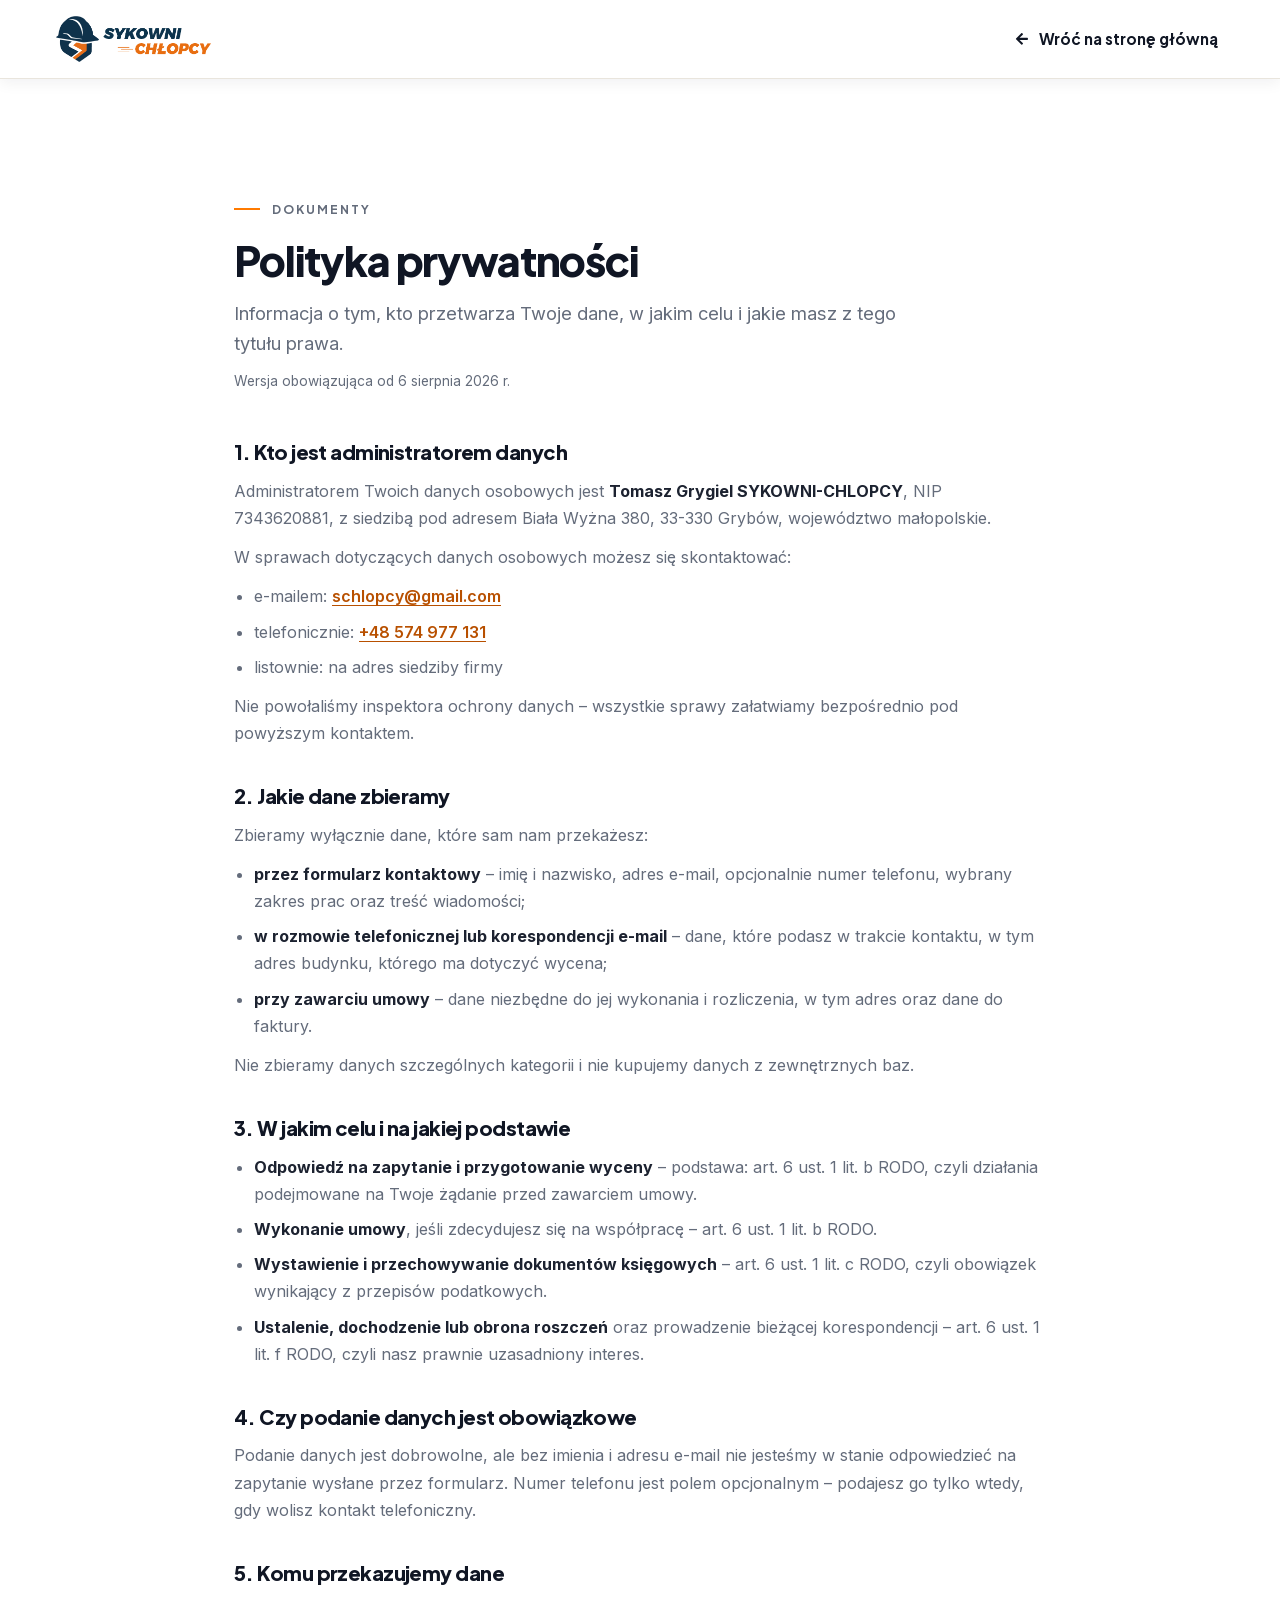
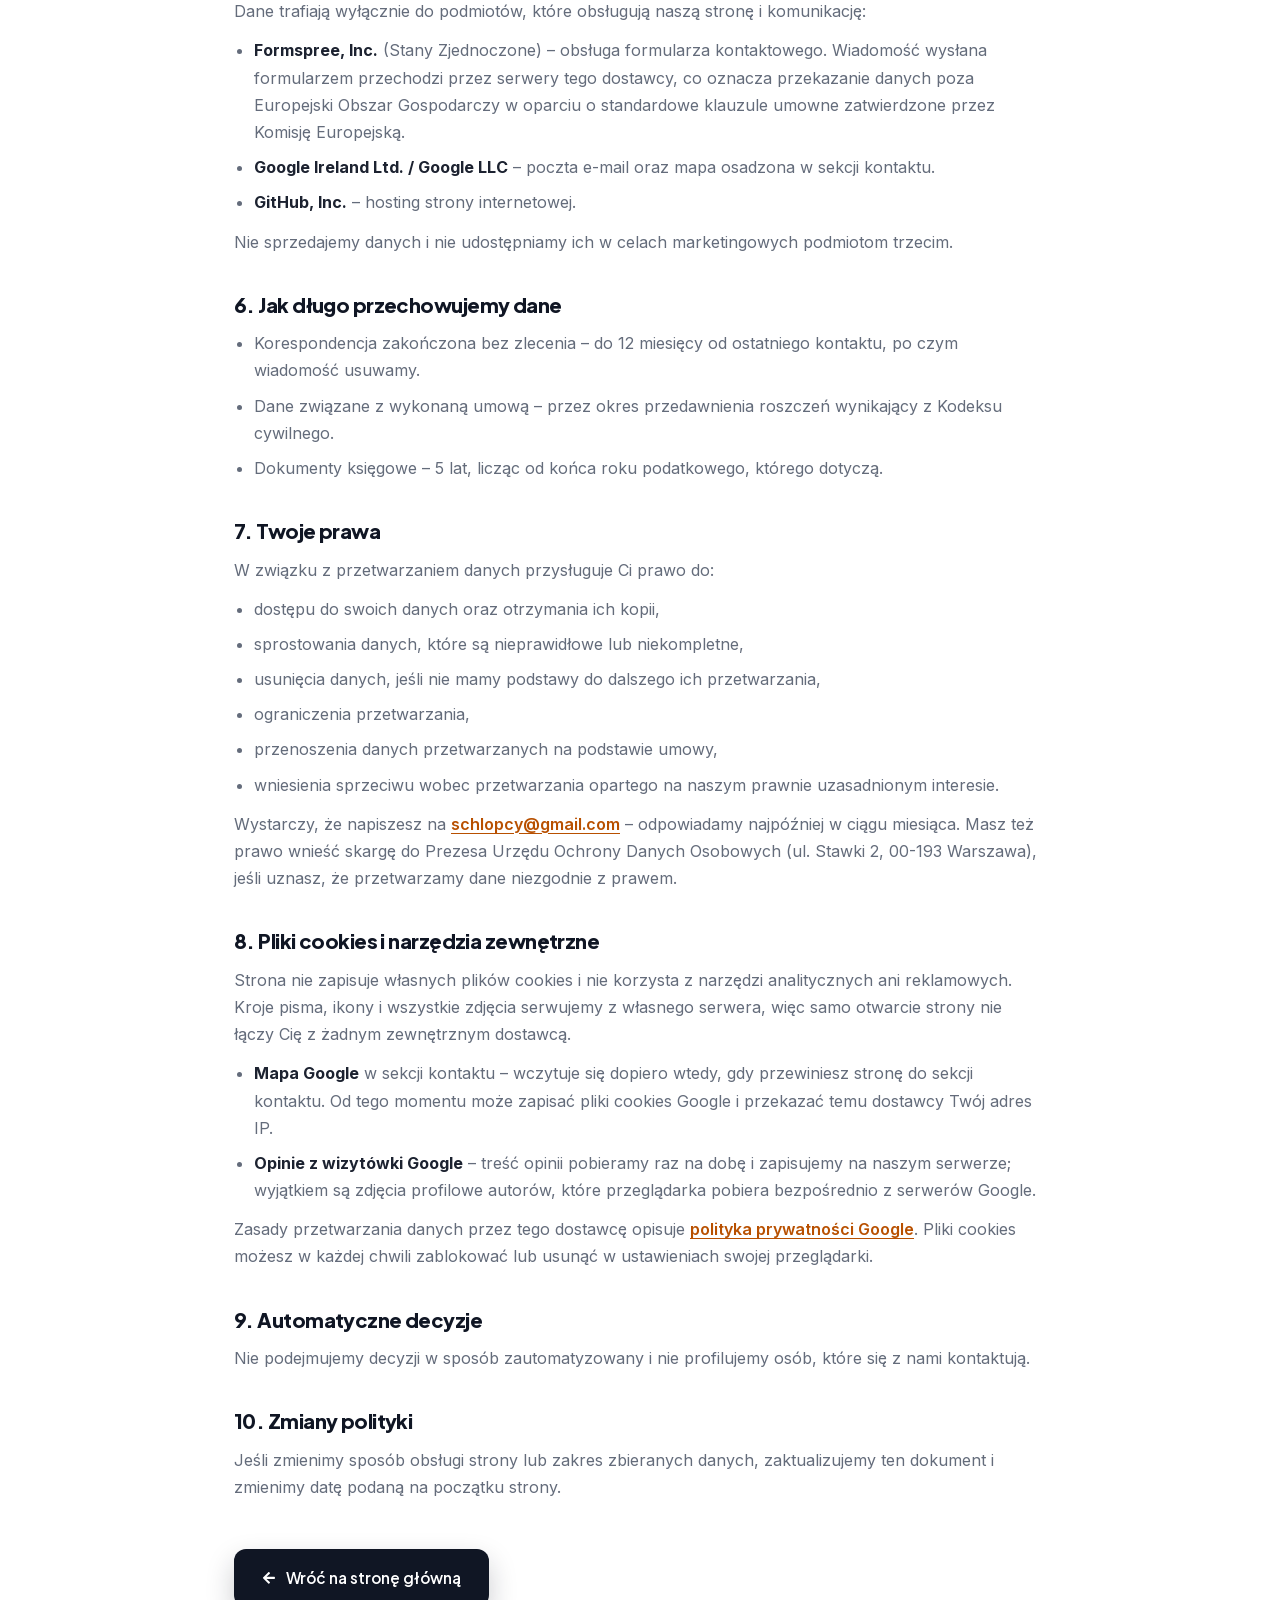
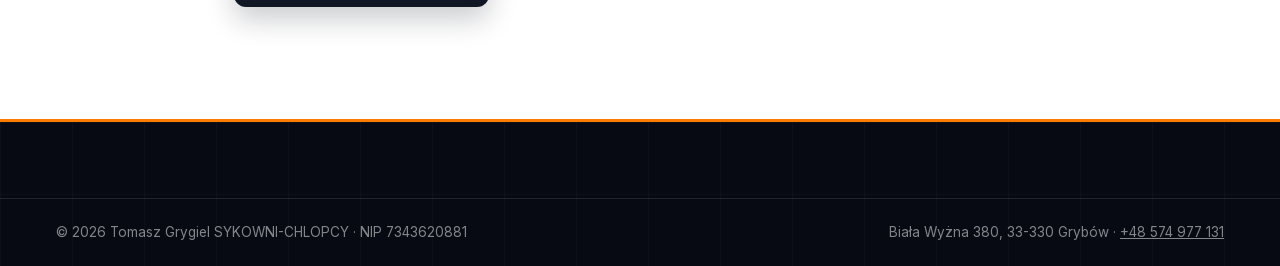
<file: polityka-prywatnosci.html>
<!DOCTYPE html>
<html lang="pl">
<head>
  <meta charset="UTF-8" />
  <meta name="viewport" content="width=device-width, initial-scale=1.0" />
  <title>Polityka prywatności | Sykowni Chłopcy</title>
  <meta name="description" content="Jak Tomasz Grygiel SYKOWNI-CHLOPCY przetwarza dane osobowe: administrator, cele, podstawy prawne, odbiorcy danych i Twoje prawa." />
  <meta name="robots" content="index, follow" />
  <meta name="theme-color" content="#0B101C" />

  <link rel="icon" href="favicon.ico" sizes="48x48" />
  <link rel="apple-touch-icon" href="apple-touch-icon.png" />
  <link rel="manifest" href="site.webmanifest" />
  <link rel="canonical" href="https://sykowni-chlopcy.pl/polityka-prywatnosci.html" />
  <link rel="alternate" hreflang="pl" href="https://sykowni-chlopcy.pl/polityka-prywatnosci.html" />
  <link rel="alternate" hreflang="sk" href="https://sykowni-chlopcy.sk/ochrana-osobnych-udajov.html" />

  <link rel="preload" href="fonts/jakarta-var.woff2" as="font" type="font/woff2" crossorigin />
  <link rel="preload" href="fonts/inter-var.woff2" as="font" type="font/woff2" crossorigin />
  <link rel="stylesheet" href="style.css?v=79" />
</head>
<body id="top">

<a class="skip-link" href="#main">Przejdź do treści</a>

<nav class="navbar scrolled">
  <div class="wrap nav-container">
    <a href="/" class="nav-logo" aria-label="Sykowni Chłopcy – strona główna">
      <img src="banner_new.png" alt="Sykowni Chłopcy" class="hero-logo" />
    </a>
    <a href="/" class="btn btn-link"><i class="ico" aria-hidden="true"><svg viewBox="0 0 448 512"><path d="M257.5 445.1l-22.2 22.2c-9.4 9.4-24.6 9.4-33.9 0L7 273c-9.4-9.4-9.4-24.6 0-33.9L201.4 44.7c9.4-9.4 24.6-9.4 33.9 0l22.2 22.2c9.5 9.5 9.3 25-.4 34.3L136.6 216H424c13.3 0 24 10.7 24 24v32c0 13.3-10.7 24-24 24H136.6l120.5 114.8c9.8 9.3 10 24.8.4 34.3z"/></svg></i> Wróć na stronę główną</a>
  </div>
</nav>

<main id="main" class="legal">
  <div class="wrap section-container">
    <header class="legal-head">
      <span class="section-tag">Dokumenty</span>
      <h1>Polityka prywatności</h1>
      <p class="section-sub">Informacja o tym, kto przetwarza Twoje dane, w jakim celu i jakie masz z tego tytułu prawa.</p>
      <p class="legal-date">Wersja obowiązująca od 6 sierpnia 2026 r.</p>
    </header>

    <section class="legal-block">
      <h2>1. Kto jest administratorem danych</h2>
      <p>
        Administratorem Twoich danych osobowych jest <strong>Tomasz Grygiel SYKOWNI-CHLOPCY</strong>,
        NIP 7343620881, z siedzibą pod adresem Biała Wyżna 380, 33-330 Grybów, województwo małopolskie.
      </p>
      <p>W sprawach dotyczących danych osobowych możesz się skontaktować:</p>
      <ul>
        <li>e-mailem: <a href="mailto:schlopcy@gmail.com">schlopcy@gmail.com</a></li>
        <li>telefonicznie: <a href="tel:+48574977131">+48 574 977 131</a></li>
        <li>listownie: na adres siedziby firmy</li>
      </ul>
      <p>Nie powołaliśmy inspektora ochrony danych – wszystkie sprawy załatwiamy bezpośrednio pod powyższym kontaktem.</p>
    </section>

    <section class="legal-block">
      <h2>2. Jakie dane zbieramy</h2>
      <p>Zbieramy wyłącznie dane, które sam nam przekażesz:</p>
      <ul>
        <li><strong>przez formularz kontaktowy</strong> – imię i nazwisko, adres e-mail, opcjonalnie numer telefonu, wybrany zakres prac oraz treść wiadomości;</li>
        <li><strong>w rozmowie telefonicznej lub korespondencji e-mail</strong> – dane, które podasz w trakcie kontaktu, w tym adres budynku, którego ma dotyczyć wycena;</li>
        <li><strong>przy zawarciu umowy</strong> – dane niezbędne do jej wykonania i rozliczenia, w tym adres oraz dane do faktury.</li>
      </ul>
      <p>Nie zbieramy danych szczególnych kategorii i nie kupujemy danych z zewnętrznych baz.</p>
    </section>

    <section class="legal-block">
      <h2>3. W jakim celu i na jakiej podstawie</h2>
      <ul>
        <li><strong>Odpowiedź na zapytanie i przygotowanie wyceny</strong> – podstawa: art. 6 ust. 1 lit. b RODO, czyli działania podejmowane na Twoje żądanie przed zawarciem umowy.</li>
        <li><strong>Wykonanie umowy</strong>, jeśli zdecydujesz się na współpracę – art. 6 ust. 1 lit. b RODO.</li>
        <li><strong>Wystawienie i przechowywanie dokumentów księgowych</strong> – art. 6 ust. 1 lit. c RODO, czyli obowiązek wynikający z przepisów podatkowych.</li>
        <li><strong>Ustalenie, dochodzenie lub obrona roszczeń</strong> oraz prowadzenie bieżącej korespondencji – art. 6 ust. 1 lit. f RODO, czyli nasz prawnie uzasadniony interes.</li>
      </ul>
    </section>

    <section class="legal-block">
      <h2>4. Czy podanie danych jest obowiązkowe</h2>
      <p>
        Podanie danych jest dobrowolne, ale bez imienia i adresu e-mail nie jesteśmy w stanie odpowiedzieć
        na zapytanie wysłane przez formularz. Numer telefonu jest polem opcjonalnym – podajesz go tylko wtedy,
        gdy wolisz kontakt telefoniczny.
      </p>
    </section>

    <section class="legal-block">
      <h2>5. Komu przekazujemy dane</h2>
      <p>Dane trafiają wyłącznie do podmiotów, które obsługują naszą stronę i komunikację:</p>
      <ul>
        <li><strong>Formspree, Inc.</strong> (Stany Zjednoczone) – obsługa formularza kontaktowego. Wiadomość wysłana formularzem przechodzi przez serwery tego dostawcy, co oznacza przekazanie danych poza Europejski Obszar Gospodarczy w oparciu o standardowe klauzule umowne zatwierdzone przez Komisję Europejską.</li>
        <li><strong>Google Ireland Ltd. / Google LLC</strong> – poczta e-mail oraz mapa osadzona w sekcji kontaktu.</li>
        <li><strong>GitHub, Inc.</strong> – hosting strony internetowej.</li>
      </ul>
      <p>Nie sprzedajemy danych i nie udostępniamy ich w celach marketingowych podmiotom trzecim.</p>
    </section>

    <section class="legal-block">
      <h2>6. Jak długo przechowujemy dane</h2>
      <ul>
        <li>Korespondencja zakończona bez zlecenia – do 12 miesięcy od ostatniego kontaktu, po czym wiadomość usuwamy.</li>
        <li>Dane związane z wykonaną umową – przez okres przedawnienia roszczeń wynikający z Kodeksu cywilnego.</li>
        <li>Dokumenty księgowe – 5 lat, licząc od końca roku podatkowego, którego dotyczą.</li>
      </ul>
    </section>

    <section class="legal-block">
      <h2>7. Twoje prawa</h2>
      <p>W związku z przetwarzaniem danych przysługuje Ci prawo do:</p>
      <ul>
        <li>dostępu do swoich danych oraz otrzymania ich kopii,</li>
        <li>sprostowania danych, które są nieprawidłowe lub niekompletne,</li>
        <li>usunięcia danych, jeśli nie mamy podstawy do dalszego ich przetwarzania,</li>
        <li>ograniczenia przetwarzania,</li>
        <li>przenoszenia danych przetwarzanych na podstawie umowy,</li>
        <li>wniesienia sprzeciwu wobec przetwarzania opartego na naszym prawnie uzasadnionym interesie.</li>
      </ul>
      <p>
        Wystarczy, że napiszesz na <a href="mailto:schlopcy@gmail.com">schlopcy@gmail.com</a> – odpowiadamy
        najpóźniej w ciągu miesiąca. Masz też prawo wnieść skargę do Prezesa Urzędu Ochrony Danych Osobowych
        (ul. Stawki 2, 00-193 Warszawa), jeśli uznasz, że przetwarzamy dane niezgodnie z prawem.
      </p>
    </section>

    <section class="legal-block">
      <h2>8. Pliki cookies i narzędzia zewnętrzne</h2>
      <p>
        Strona nie zapisuje własnych plików cookies i nie korzysta z narzędzi analitycznych ani
        reklamowych. Kroje pisma, ikony i wszystkie zdjęcia serwujemy z własnego serwera, więc samo
        otwarcie strony nie łączy Cię z żadnym zewnętrznym dostawcą.
      </p>
      <ul>
        <li><strong>Mapa Google</strong> w sekcji kontaktu – wczytuje się dopiero wtedy, gdy przewiniesz stronę do sekcji kontaktu. Od tego momentu może zapisać pliki cookies Google i przekazać temu dostawcy Twój adres IP.</li>
        <li><strong>Opinie z wizytówki Google</strong> – treść opinii pobieramy raz na dobę i zapisujemy na naszym serwerze; wyjątkiem są zdjęcia profilowe autorów, które przeglądarka pobiera bezpośrednio z serwerów Google.</li>
      </ul>
      <p>
        Zasady przetwarzania danych przez tego dostawcę opisuje
        <a href="https://policies.google.com/privacy?hl=pl" target="_blank" rel="noopener">polityka prywatności Google</a>.
        Pliki cookies możesz w każdej chwili zablokować lub usunąć w ustawieniach swojej przeglądarki.
      </p>
    </section>

    <section class="legal-block">
      <h2>9. Automatyczne decyzje</h2>
      <p>Nie podejmujemy decyzji w sposób zautomatyzowany i nie profilujemy osób, które się z nami kontaktują.</p>
    </section>

    <section class="legal-block">
      <h2>10. Zmiany polityki</h2>
      <p>
        Jeśli zmienimy sposób obsługi strony lub zakres zbieranych danych, zaktualizujemy ten dokument
        i zmienimy datę podaną na początku strony.
      </p>
    </section>

    <p class="legal-back"><a href="/" class="btn btn-primary"><i class="ico" aria-hidden="true"><svg viewBox="0 0 448 512"><path d="M257.5 445.1l-22.2 22.2c-9.4 9.4-24.6 9.4-33.9 0L7 273c-9.4-9.4-9.4-24.6 0-33.9L201.4 44.7c9.4-9.4 24.6-9.4 33.9 0l22.2 22.2c9.5 9.5 9.3 25-.4 34.3L136.6 216H424c13.3 0 24 10.7 24 24v32c0 13.3-10.7 24-24 24H136.6l120.5 114.8c9.8 9.3 10 24.8.4 34.3z"/></svg></i> Wróć na stronę główną</a></p>
  </div>
</main>

<footer class="footer">
  <div class="footer-bottom">
    <div class="wrap footer-bottom-inner">
      <p>&copy; <span id="year">2026</span> Tomasz Grygiel SYKOWNI-CHLOPCY · NIP 7343620881</p>
      <p class="footer-area">Biała Wyżna 380, 33-330 Grybów · <a href="tel:+48574977131">+48 574 977 131</a></p>
    </div>
  </div>
</footer>

</body>
</html>
</file>
<file: style.css>
/* =========================================================
   Sykowni Chłopcy – design system v2 „Studio"
   Nowa warstwa wizualna: architektoniczna geometria, ciepły
   papier + atramentowy granat + pomarańcz marki. Mechanika
   (reveal, mapa, lightbox, opinie, formularz) bez zmian.
   ========================================================= */

/* Kroje pisma stoją na naszym serwerze – zero zapytań do Google i zero
   przekazywania IP odwiedzających. Pliki są zmiennej grubości (jeden plik
   obsługuje wszystkie wagi) i przycięte do znaków, których używa strona:
   alfabet łaciński z polskimi i słowackimi diakrytykami.
   Inter i Plus Jakarta Sans – licencja SIL OFL 1.1, treść w katalogu fonts/. */
@font-face {
  font-family: 'Plus Jakarta Sans';
  font-style: normal;
  font-weight: 200 800;
  font-display: swap;
  src: url('fonts/jakarta-var.woff2') format('woff2-variations'),
       url('fonts/jakarta-var.woff2') format('woff2');
}
@font-face {
  font-family: 'Inter';
  font-style: normal;
  font-weight: 100 900;
  font-display: swap;
  src: url('fonts/inter-var.woff2') format('woff2-variations'),
       url('fonts/inter-var.woff2') format('woff2');
}

:root {
  /* atramentowe granaty – tło sekcji ciemnych i tekst nagłówków */
  --navy-900: #070A12;
  --navy-800: #0B101C;
  --navy-700: #131B2E;
  --navy-600: #1C2740;
  --primary: #101624;
  --primary-hover: #1B2337;

  --accent: #FF7A00;
  --accent-soft: #FFB347;
  --accent-hover: #E86D00;
  --accent-tint: rgba(255, 122, 0, 0.1);
  /* „palony" wariant akcentu do TEKSTU na jasnych tłach – #FF7A00 ma tam
     ledwie 2,6:1, ten przechodzi WCAG AA (4,9:1 na białym) */
  --accent-ink: #B85000;
  --accent-ink-hover: #9A4300;
  /* jeden przepis na pomarańczowe kafelki ikon: jasne i ciemne sekcje */
  --tile-line: rgba(255, 122, 0, 0.25);
  --tile-bg-dark: rgba(255, 122, 0, 0.16);
  --tile-line-dark: rgba(255, 122, 0, 0.3);

  /* ciepły papier zamiast chłodnej szarości – mniej „szablonowo" */
  --bg: #ffffff;
  --bg-light: #F6F4EF;
  --bg-dark: #0B101C;

  --text: #1C2230;
  --text-muted: #646C7B;
  --text-invert: #ffffff;
  --border: #E9E5DD;
  --border-strong: #D8D3C7;
  /* neutralne trzymają tę samą ciepłą temperaturę co papier */
  --dot: #CBC5B9;
  --border-dark: rgba(255, 255, 255, 0.12);

  --shadow-xs: 0 1px 2px rgba(16, 22, 36, 0.05);
  --shadow-sm: 0 4px 14px rgba(16, 22, 36, 0.06);
  --shadow-md: 0 16px 40px rgba(16, 22, 36, 0.1);
  --shadow-lg: 0 32px 70px rgba(16, 22, 36, 0.16);
  --shadow-accent: 0 12px 28px rgba(255, 122, 0, 0.3);

  /* ostrzejsza, bardziej „architektoniczna" geometria */
  --radius-sm: 8px;
  --radius: 12px;
  --radius-lg: 18px;
  --radius-btn: 12px;

  --wrap: 1216px;
  --nav-h: 78px;

  /* fallback systemowy zamiast losowo zainstalowanych krojów z dawnej palety */
  --font-head: 'Plus Jakarta Sans', system-ui, 'Segoe UI', sans-serif;
  --font-body: 'Inter', system-ui, 'Segoe UI', sans-serif;

  --ease: cubic-bezier(0.22, 1, 0.36, 1);
}

* { box-sizing: border-box; margin: 0; padding: 0; }
html {
  scroll-behavior: smooth; scroll-padding-top: calc(var(--nav-h) + 20px);
  -webkit-text-size-adjust: 100%;
  overflow-x: clip;
}
/* fallback dla starszych przeglądarek bez overflow:clip */
@supports not (overflow: clip) {
  html { overflow-x: hidden; }
}

body {
  font-family: var(--font-body);
  color: var(--text);
  background: var(--bg);
  line-height: 1.7;
  font-size: 1rem;
  overflow-x: clip;
  -webkit-font-smoothing: antialiased;
  -webkit-tap-highlight-color: transparent;
}
body.noscroll { overflow: hidden !important; }

img { max-width: 100%; display: block; }
a { color: inherit; }

::selection { background: var(--accent); color: #fff; }

/* ================= IKONY =================
   Sprite <symbol> wklejony na początku <body>; znacznik <i class="ico">
   zachowuje się jak dawna ikona webfontowa – dziedziczy kolor i font-size,
   więc wszystkie style ikon-kafelków działają bez zmian. */
.icon-sprite { display: none; }
.ico {
  display: inline-flex; align-items: center; justify-content: center;
  flex-shrink: 0; line-height: 1; vertical-align: -0.125em;
}
.ico > svg { width: 1em; height: 1em; fill: currentColor; display: block; }

/* ================= ODSŁANIANIE PRZY PRZEWIJANIU =================
   Zastępuje bibliotekę AOS: te same „wjazdy”, ale bez pobierania
   dodatkowego CSS-a i skryptu z zewnętrznego serwera.
   Reguły działają tylko przy włączonym JS (klasę .js dokłada krótki
   skrypt w <head>) – inaczej treść zostałaby ukryta na zawsze. */
.js [data-reveal] {
  opacity: 0;
  transform: translate3d(0, 26px, 0);
  transition: opacity 0.7s var(--ease), transform 0.7s var(--ease);
  transition-delay: var(--reveal-delay, 0ms);
  will-change: opacity, transform;
}
.js [data-reveal="right"] { transform: translate3d(-36px, 0, 0); }
.js [data-reveal="left"] { transform: translate3d(36px, 0, 0); }
.js [data-reveal].is-revealed { opacity: 1; transform: translate3d(0, 0, 0); will-change: auto; }

h1, h2, h3, h4 {
  font-family: var(--font-head);
  color: var(--primary);
  font-weight: 800;
  line-height: 1.12;
  letter-spacing: -0.028em;
}
/* ciasna interlinia i mocno ujemny tracking służą tylko rozmiarom display –
   tytuły kart (1.1–1.3rem) dostają wartości pod swój rozmiar optyczny */
h3, h4 { line-height: 1.3; letter-spacing: -0.015em; }
@supports (text-wrap: balance) {
  h1, h2 { text-wrap: balance; }
}

.wrap { max-width: var(--wrap); margin: 0 auto; padding: 0 24px; }
.section-container { padding-top: 112px; padding-bottom: 112px; }

/* sekcje jasne: ciepły papier z ledwo widoczną siatką techniczną */
.bg-light {
  background-color: var(--bg-light);
  background-image:
    linear-gradient(rgba(16, 22, 36, 0.035) 1px, transparent 1px),
    linear-gradient(90deg, rgba(16, 22, 36, 0.035) 1px, transparent 1px);
  background-size: 72px 72px;
}
/* sekcje ciemne: atrament z pomarańczową poświatą i tą samą siatką */
.bg-dark {
  background-color: var(--bg-dark);
  background-image:
    radial-gradient(900px 480px at 88% 0%, rgba(255, 122, 0, 0.08), transparent 60%),
    linear-gradient(rgba(255, 255, 255, 0.03) 1px, transparent 1px),
    linear-gradient(90deg, rgba(255, 255, 255, 0.03) 1px, transparent 1px);
  background-size: auto, 72px 72px, 72px 72px;
  color: rgba(255, 255, 255, 0.78);
}

.skip-link {
  position: fixed; left: 0; top: 0; z-index: 10001;
  transform: translateY(-120%);
  background: var(--accent); color: #fff; padding: 12px 20px; border-radius: 0 0 12px 0;
  font-weight: 700; text-decoration: none; transition: transform 0.2s ease;
}
.skip-link:focus { transform: translateY(0); }

:focus-visible { outline: 3px solid var(--accent); outline-offset: 3px; border-radius: 6px; }

/* ================= BUTTONS ================= */
.btn {
  display: inline-flex; align-items: center; justify-content: center; gap: 10px;
  font-family: var(--font-head); font-weight: 700; font-size: 0.96rem;
  padding: 14px 26px; border-radius: var(--radius-btn); border: 2px solid transparent;
  text-decoration: none; cursor: pointer; white-space: nowrap;
  transition: transform 0.3s var(--ease), box-shadow 0.3s var(--ease), background 0.25s ease, color 0.25s ease, border-color 0.25s ease;
}
.btn i { font-size: 0.9em; transition: transform 0.3s var(--ease); }
.btn:hover { transform: translateY(-3px); }
.btn:active { transform: translateY(-1px); }

.btn-accent {
  background: linear-gradient(180deg, #FF8E1F 0%, var(--accent) 55%, #EE6F00 100%);
  color: #fff;
  box-shadow: inset 0 1px 0 rgba(255, 255, 255, 0.28), var(--shadow-accent);
}
.btn-accent:hover {
  background: linear-gradient(180deg, #FF830A 0%, var(--accent-hover) 60%, #DB6500 100%);
  box-shadow: inset 0 1px 0 rgba(255, 255, 255, 0.2), 0 18px 36px rgba(255, 122, 0, 0.36);
}
.btn:hover .ico-arrow { transform: translateX(4px); }

.btn-primary { background: var(--primary); color: #fff; box-shadow: 0 12px 28px rgba(16, 22, 36, 0.22); }
.btn-primary:hover { background: var(--primary-hover); box-shadow: 0 16px 34px rgba(16, 22, 36, 0.28); }

.btn-ghost { background: rgba(255, 255, 255, 0.07); color: #fff; border-color: rgba(255, 255, 255, 0.32); backdrop-filter: blur(6px); -webkit-backdrop-filter: blur(6px); }
.btn-ghost:hover { background: #fff; color: var(--primary); border-color: #fff; }

/* ta sama osobowość co .btn-ghost – jeden przycisk wtórny na ciemnym tle */
.btn-outline-light { background: rgba(255, 255, 255, 0.07); color: #fff; border-color: rgba(255, 255, 255, 0.32); backdrop-filter: blur(6px); -webkit-backdrop-filter: blur(6px); }
.btn-outline-light:hover { background: #fff; color: var(--primary); border-color: #fff; }

.btn-link { color: var(--primary); background: none; padding: 14px 4px; }
.btn-link:hover { color: var(--accent); transform: none; }
.btn-link:hover i { transform: translateX(5px); }

.btn-sm { padding: 10px 20px; font-size: 0.87rem; }
.btn-lg { padding: 17px 32px; font-size: 1.04rem; }
.btn-block { width: 100%; }

/* ================= NAVBAR ================= */
.navbar {
  position: sticky; top: 0; left: 0; width: 100%; z-index: 1000;
  background: rgba(255, 255, 255, 0.9);
  backdrop-filter: blur(14px); -webkit-backdrop-filter: blur(14px);
  border-bottom: 1px solid transparent;
  transition: box-shadow 0.3s ease, background 0.3s ease, border-color 0.3s ease;
}
.navbar.scrolled { background: rgba(255, 255, 255, 0.97); box-shadow: var(--shadow-sm); border-bottom-color: var(--border); }
.nav-container { display: flex; align-items: center; justify-content: space-between; gap: 24px; height: var(--nav-h); }

/* Na stronie głównej zdjęcie hero wchodzi pod pasek: dopóki nie przewiniesz
   (JS dodaje .scrolled powyżej 20px), nawigacja jest przezroczysta, a logo
   i kontrolki bieleją – pierwsza klatka to pełnoekranowy kadr, nie biały pasek.
   Bez :has()/JS oraz na podstronach (brak #hero) zostaje wariant biały. */
.js body:has(#hero) .navbar:not(.scrolled) {
  background: transparent;
  backdrop-filter: none; -webkit-backdrop-filter: none;
}
.js body:has(#hero) .navbar:not(.scrolled) .hero-logo { filter: brightness(0) invert(1); }
.js body:has(#hero) .navbar:not(.scrolled) .lang-toggle { border-color: rgba(255, 255, 255, 0.35); color: #fff; background: transparent; }
.js body:has(#hero) .navbar:not(.scrolled) .lang-toggle .ico { color: rgba(255, 255, 255, 0.7); }
.js body:has(#hero) .navbar:not(.scrolled) .hamburger span { background: #fff; }

.nav-logo { display: flex; align-items: center; flex-shrink: 0; }
.hero-logo { max-height: 46px; width: auto; transition: transform 0.3s var(--ease), filter 0.3s ease; }
.nav-logo:hover .hero-logo { transform: scale(1.04); }

/* odnośniki wersalikami – bardziej „studyjnie", mniej szablonowo */
.nav-center { display: flex; align-items: center; list-style: none; gap: 21px; }
.nav-links a {
  color: var(--text); font-family: var(--font-head); font-weight: 700; font-size: 0.76rem;
  letter-spacing: 0.05em; text-transform: uppercase; white-space: nowrap;
  text-decoration: none; position: relative; padding: 6px 0; transition: color 0.25s ease;
}
.nav-links a::after {
  content: ''; position: absolute; left: 0; bottom: -3px; width: 100%; height: 2px;
  background: var(--accent); transform: scaleX(0); transform-origin: right;
  transition: transform 0.35s var(--ease);
}
.nav-links a:hover, .nav-links a.active { color: var(--primary); }
.nav-links a:hover::after, .nav-links a.active::after { transform: scaleX(1); transform-origin: left; }
/* jasne odnośniki tylko w wariancie desktopowym paska – mobilne menu
   rozwija się na białym tle i zostaje przy ciemnym tekście */
@media (min-width: 1101px) {
  .js body:has(#hero) .navbar:not(.scrolled) .nav-links a { color: rgba(255, 255, 255, 0.85); }
  .js body:has(#hero) .navbar:not(.scrolled) .nav-links a:hover,
  .js body:has(#hero) .navbar:not(.scrolled) .nav-links a.active { color: #fff; }
}
.nav-right { display: flex; align-items: center; gap: 14px; }
/* wycena zawsze pod ręką – najczęstszy powód wizyty na stronie */
.nav-cta { padding: 11px 20px; font-size: 0.85rem; }
/* numer telefonu doklejony do menu mobilnego; na desktopie zbędny */
.nav-cta-mobile { display: none; }

/* wybór wersji językowej – prowadzi na osobny serwis, więc menu pokazuje domenę */
.lang-select { position: relative; }
.lang-toggle {
  display: inline-flex; align-items: center; gap: 8px; cursor: pointer;
  background: transparent; border: 1px solid var(--border-strong); border-radius: var(--radius-sm);
  padding: 9px 13px; color: var(--text);
  font-family: var(--font-head); font-size: 0.8rem; font-weight: 700; letter-spacing: 0.03em; line-height: 1;
  transition: border-color 0.25s ease, background 0.25s ease, color 0.25s ease;
}
.lang-toggle:hover { border-color: var(--primary); }
.lang-toggle .ico { font-size: 0.95rem; color: var(--text-muted); }
.lang-caret { transition: transform 0.3s var(--ease); font-size: 0.6rem !important; }
.lang-toggle[aria-expanded="true"] .lang-caret { transform: rotate(180deg); }

.lang-menu {
  position: absolute; top: calc(100% + 10px); right: 0; z-index: 1001;
  min-width: 230px; list-style: none; padding: 6px;
  background: #fff; border: 1px solid var(--border); border-radius: var(--radius);
  box-shadow: var(--shadow-md);
  animation: langIn 0.25s var(--ease) both;
}
@keyframes langIn { from { opacity: 0; transform: translateY(-6px); } to { opacity: 1; transform: none; } }
.lang-menu a {
  display: flex; align-items: center; gap: 12px;
  padding: 10px 12px; border-radius: 8px; text-decoration: none;
  transition: background 0.2s ease;
}
.lang-menu a:hover { background: var(--bg-light); }
.lang-code {
  flex-shrink: 0; width: 34px; height: 26px; border-radius: 6px;
  display: flex; align-items: center; justify-content: center;
  background: var(--primary); color: #fff;
  font-family: var(--font-head); font-weight: 800; font-size: 0.7rem; letter-spacing: 0.04em;
}
.lang-menu a.is-active .lang-code { background: var(--accent); }
.lang-name { flex: 1; font-family: var(--font-head); font-weight: 700; font-size: 0.86rem; color: var(--primary); line-height: 1.25; }
.lang-name small { display: block; font-family: var(--font-body); font-weight: 500; font-size: 0.72rem; color: var(--text-muted); }
.lang-menu .ico { font-size: 0.75rem; color: var(--text-muted); }
.lang-menu a.is-active .ico { color: var(--accent); }

.hamburger {
  display: none; flex-direction: column; justify-content: center; gap: 6px;
  width: 44px; height: 44px; padding: 10px;
  background: none; border: 0; cursor: pointer;
}
.hamburger span {
  display: block; height: 2.5px; width: 100%; border-radius: 2px;
  background: var(--primary); transition: transform 0.3s var(--ease), opacity 0.25s ease;
}

/* ================= HERO ================= */
/* ujemny margines wsuwa zdjęcie pod przezroczysty pasek nawigacji –
   pierwszy ekran to pełna wysokość okna, nie „okno minus pasek" */
#hero {
  position: relative; min-height: 100vh;
  margin-top: calc(-1 * var(--nav-h));
  display: flex; flex-direction: column; justify-content: center;
  padding: calc(var(--nav-h) + 90px) 0 170px; color: #fff; overflow: hidden;
  background: var(--navy-900);
}
/* svh liczy się bez paska adresu, więc na telefonie nic nie „skacze”
   przy przewijaniu; przeglądarki bez svh zostają przy 100vh wyżej */
@supports (height: 100svh) {
  #hero { min-height: 100svh; }
}
.hero-bg {
  position: absolute; inset: 0;
  background: center center / cover no-repeat;
  /* ukończona realizacja w złotym świetle – ciepło kadru gra z akcentem
     marki, a dowód wykonanej roboty wita odwiedzającego od progu */
  background-image: url('background.webp');
  transform: scale(1.04);
  /* grade kadru: głębsze cienie i czystsza biel elewacji */
  filter: saturate(1.14) contrast(1.07) brightness(0.97);
}
/* powolne osadzanie kadru po wejściu – kończy dokładnie na wartości statycznej */
@keyframes heroSettle { from { transform: scale(1.16); } to { transform: scale(1.04); } }
.js .hero-bg { animation: heroSettle 6.5s var(--ease) both; }
/* na telefonie pełne 1600 px to strata transferu na najważniejszym
   elemencie pierwszego ekranu – wersja 800 px wygląda pod nakładką tak samo */
@media (max-width: 700px) {
  .hero-bg { background-image: url('background-800.webp'); }
}
.hero-overlay {
  position: absolute; inset: 0;
  background:
    radial-gradient(1000px 600px at 12% 18%, rgba(255, 122, 0, 0.16), transparent 60%),
    linear-gradient(0deg, rgba(7, 10, 18, 0.92) 0%, rgba(7, 10, 18, 0.5) 18%, transparent 46%),
    linear-gradient(115deg, rgba(7, 10, 18, 0.95) 0%, rgba(11, 16, 28, 0.84) 46%, rgba(11, 16, 28, 0.4) 100%);
}
.hero-content { position: relative; z-index: 2; max-width: 960px; }

/* pasek nad tytułem – od razu mówi, czym zajmuje się firma */
.hero-kicker {
  display: inline-flex; align-items: center; gap: 11px;
  margin-bottom: 24px; padding: 9px 16px; border-radius: var(--radius-sm);
  background: rgba(255, 255, 255, 0.06); border: 1px solid rgba(255, 255, 255, 0.2);
  backdrop-filter: blur(8px); -webkit-backdrop-filter: blur(8px);
  font-family: var(--font-head); font-weight: 700; font-size: 0.76rem;
  letter-spacing: 0.18em; text-transform: uppercase; color: rgba(255, 255, 255, 0.9);
}
.hero-kicker::before {
  content: ''; width: 8px; height: 8px; flex-shrink: 0;
  background: var(--accent);
}

/* kontrast wag w obrębie jednego nagłówka: lekka pierwsza linia,
   ekstrabold gradientowa puenta – zmienny font robi to za darmo */
#hero h1 {
  color: #fff; font-size: clamp(2.5rem, 5.4vw + 0.4rem, 4.7rem);
  margin: 0 0 24px; font-weight: 350; letter-spacing: -0.025em; line-height: 1.06;
}
#hero h1 .grad { font-weight: 800; letter-spacing: -0.035em; }
.grad {
  background: linear-gradient(100deg, var(--accent-soft), var(--accent));
  -webkit-background-clip: text; background-clip: text; color: transparent;
}
.hero-subtitle {
  font-size: clamp(1.02rem, 1.1vw + 0.7rem, 1.24rem);
  color: rgba(255, 255, 255, 0.85); max-width: 620px; line-height: 1.7;
}
.hero-actions { display: flex; flex-wrap: wrap; gap: 14px; margin-top: 38px; }

/* plakietka z oceną Google – wypełnia ją script.js na podstawie reviews.json,
   bez danych zostaje ukryta tak samo jak cała sekcja opinii */
.hero-rating {
  display: flex; width: fit-content; align-items: center; gap: 12px;
  margin-top: 30px; padding: 11px 18px 11px 14px; border-radius: var(--radius);
  background: rgba(7, 10, 18, 0.52); border: 1px solid rgba(255, 255, 255, 0.18);
  backdrop-filter: blur(10px); -webkit-backdrop-filter: blur(10px);
  text-decoration: none; color: #fff;
  box-shadow: 0 10px 30px rgba(0, 0, 0, 0.25);
  animation: heroRatingIn 0.6s var(--ease) both;
  transition: transform 0.35s var(--ease), border-color 0.3s ease, background 0.3s ease;
}
.hero-rating:hover {
  transform: translateY(-3px);
  border-color: rgba(255, 179, 71, 0.55); background: rgba(7, 10, 18, 0.72);
}
@keyframes heroRatingIn { from { opacity: 0; transform: translateY(10px); } to { opacity: 1; transform: none; } }
.hero-rating-g { flex-shrink: 0; width: 22px; height: 22px; display: flex; }
.hero-rating-g svg { width: 100%; height: 100%; }
.hero-rating .rv-stars { font-size: 0.9rem; }
.hero-rating-txt { line-height: 1.3; }
.hero-rating-txt strong { display: block; font-family: var(--font-head); font-weight: 700; font-size: 0.92rem; }
.hero-rating-txt small { display: block; font-size: 0.76rem; color: rgba(255, 255, 255, 0.62); }

/* atuty jako techniczna listwa nad dolną krawędzią hero */
.hero-chips {
  list-style: none; display: flex; flex-wrap: wrap; gap: 14px 24px;
  margin-top: 46px; padding-top: 26px; border-top: 1px solid rgba(255, 255, 255, 0.16);
}
.hero-chips li {
  display: flex; align-items: center; gap: 10px;
  font-family: var(--font-head); font-size: 0.76rem; font-weight: 700;
  letter-spacing: 0.05em; text-transform: uppercase; white-space: nowrap;
  color: rgba(255, 255, 255, 0.82);
  transition: color 0.3s ease, transform 0.4s var(--ease);
}
.hero-chips li:hover { color: #fff; transform: translateY(-2px); }
.hero-chips i {
  width: 32px; height: 32px; border-radius: var(--radius-sm);
  display: flex; align-items: center; justify-content: center;
  background: var(--tile-bg-dark); border: 1px solid var(--tile-line-dark);
  color: var(--accent-soft); font-size: 0.92rem;
  transition: transform 0.45s var(--ease), background 0.3s ease, color 0.3s ease, border-color 0.3s ease;
}
.hero-chips li:hover i {
  background: var(--accent); border-color: var(--accent); color: #fff;
  transform: translateY(-2px);
}
/* atuty wchodzą kaskadą po odsłonięciu listy; keyframes bez „to" + fill
   backwards zostawiają transform wolny, więc hover dalej działa */
.js .hero-chips li { opacity: 0; }
.js .hero-chips.is-revealed li { opacity: 1; animation: chipIn 0.55s var(--ease) backwards; }
.js .hero-chips.is-revealed li:nth-child(2) { animation-delay: 90ms; }
.js .hero-chips.is-revealed li:nth-child(3) { animation-delay: 180ms; }
.js .hero-chips.is-revealed li:nth-child(4) { animation-delay: 270ms; }
@keyframes chipIn { from { opacity: 0; transform: translateY(14px); } }

/* w nowym układzie dolną krawędź hero zajmuje karta z liczbami –
   wskaźnik przewijania nie ma już gdzie stać i tylko by z nią kolidował */
.hero-scroll {
  display: none;
  position: absolute; bottom: 96px; left: 50%; transform: translateX(-50%); z-index: 2;
  width: 26px; height: 42px; border: 2px solid rgba(255, 255, 255, 0.4); border-radius: 999px;
  justify-content: center; padding-top: 8px;
}
.hero-scroll span { width: 4px; height: 8px; border-radius: 4px; background: var(--accent); animation: scrollDot 1.8s infinite; }
@keyframes scrollDot { 0% { opacity: 0; transform: translateY(-4px); } 50% { opacity: 1; } 100% { opacity: 0; transform: translateY(12px); } }

/* ================= STATS =================
   Biała karta nachodząca na dolną krawędź hero – liczby wchodzą
   w pole widzenia razem z pierwszym przewinięciem. */
.stats-band { background: transparent; position: relative; z-index: 5; padding: 0 24px; }
.stats-grid {
  display: grid; grid-template-columns: repeat(4, 1fr);
  max-width: var(--wrap); margin: -84px auto 0;
  padding: 44px 28px;
  background: #fff; border: 1px solid var(--border);
  border-radius: var(--radius-lg);
  box-shadow: var(--shadow-lg);
  gap: 24px;
}
.stat { text-align: center; position: relative; }
.stat + .stat::before {
  content: ''; position: absolute; left: -12px; top: 12%; height: 76%;
  width: 1px; background: var(--border);
}
/* głębszy „palony bursztyn": pastelowy koniec gradientu miał na białej
   karcie 1,8:1 i pierwsze cyfry ginęły; tabular-nums trzyma szerokość
   cyfr podczas animacji licznika, nowrap chroni „15 000 m²" na wąskich */
.stat-num {
  display: block; font-family: var(--font-head); font-weight: 800;
  font-size: clamp(2.1rem, 3vw, 2.9rem); line-height: 1.1; letter-spacing: -0.03em;
  font-variant-numeric: tabular-nums; white-space: nowrap;
  background: linear-gradient(100deg, #ED6F00, #D96200);
  -webkit-background-clip: text; background-clip: text; color: transparent;
}
.stat-label {
  display: block; margin-top: 8px;
  font-family: var(--font-head); font-weight: 600; font-size: 0.78rem;
  letter-spacing: 0.08em; text-transform: uppercase; color: var(--text-muted);
}

/* ================= SECTION HEADS =================
   Edytorialnie: wyrównane do lewej, z technicznym nadtytułem.
   Tekst nadtytułu jest neutralny (akcent tekstem miał 2,4:1 na papierze) –
   pomarańcz zostaje w myślniku, który przy odsłonięciu się dorysowuje. */
.section-tag {
  display: inline-flex; align-items: center; gap: 12px;
  font-family: var(--font-head); font-weight: 700;
  font-size: 0.76rem; letter-spacing: 0.16em; text-transform: uppercase;
  color: var(--text-muted); margin-bottom: 18px;
}
.section-tag::before { content: ''; width: 26px; height: 2px; background: var(--accent); flex-shrink: 0; }
.js [data-reveal] .section-tag::before { width: 0; transition: width 0.7s var(--ease) 0.3s; }
.js [data-reveal].is-revealed .section-tag::before { width: 26px; }
.section-head { text-align: left; max-width: 800px; margin: 0 0 60px; }
.section-head h2 { font-size: clamp(1.95rem, 2.8vw + 0.6rem, 2.95rem); }
.section-sub { color: var(--text-muted); margin-top: 16px; font-size: 1.14rem; line-height: 1.65; max-width: 62ch; }
.section-head-light h2 { color: #fff; }
.section-head-light .section-sub { color: rgba(255, 255, 255, 0.66); }
.section-head-light .section-tag { color: rgba(255, 255, 255, 0.75); }
.section-head-light .section-tag::before { background: var(--accent); }

/* ================= ABOUT ================= */
.about-grid { display: grid; grid-template-columns: 1fr 1.05fr; gap: 84px; align-items: center; }

.about-media { position: relative; padding-bottom: 60px; padding-right: 40px; }
/* rysunkowa ramka odsunięta od zdjęcia – akcent rodem z pracowni projektowej;
   po odsłonięciu kolumny dosuwa się na miejsce chwilę po zdjęciu */
.about-img-main { position: relative; }
.about-img-main::before {
  content: ''; position: absolute; inset: 22px -22px -22px 22px;
  border: 1px solid var(--border-strong); border-radius: var(--radius);
  pointer-events: none;
}
.js .about-media[data-reveal] .about-img-main::before {
  opacity: 0; transform: translate(-10px, -10px);
  transition: opacity 0.7s var(--ease) 0.4s, transform 0.7s var(--ease) 0.4s;
}
.js .about-media.is-revealed .about-img-main::before { opacity: 1; transform: none; }
.about-img-main img {
  position: relative; width: 100%; height: 480px; object-fit: cover;
  border-radius: var(--radius); box-shadow: var(--shadow-lg);
}
.about-img-sub {
  position: absolute; right: 0; bottom: 0; width: 48%; z-index: 2;
  border: 8px solid #fff; border-radius: var(--radius); overflow: hidden; box-shadow: var(--shadow-md);
}
.about-img-sub img { height: 200px; width: 100%; object-fit: cover; }
.about-badge {
  position: absolute; top: 26px; left: -22px; z-index: 3;
  background: var(--accent); color: #fff;
  display: flex; align-items: center; gap: 12px;
  padding: 16px 22px; border-radius: var(--radius);
  box-shadow: var(--shadow-accent);
}
.about-badge-num { font-family: var(--font-head); font-weight: 800; font-size: 2.5rem; line-height: 1; }
.about-badge-txt { font-family: var(--font-head); font-weight: 600; font-size: 0.85rem; line-height: 1.25; }

.about-text h2 { font-size: clamp(1.95rem, 2.4vw + 0.6rem, 2.7rem); margin-bottom: 20px; }
.about-text .lead { font-size: 1.14rem; color: var(--text); font-weight: 500; margin-bottom: 16px; line-height: 1.65; }
.about-text p { color: var(--text-muted); }

.about-list { list-style: none; display: grid; grid-template-columns: 1fr 1fr; gap: 6px 12px; margin: 28px 0 4px; }
.about-list li {
  display: flex; gap: 14px; align-items: flex-start;
  padding: 13px 14px; border-radius: var(--radius);
  border: 1px solid transparent;
  transition: background 0.3s ease, border-color 0.3s ease, transform 0.4s var(--ease), box-shadow 0.4s var(--ease);
}
.about-list li:hover {
  background: #fff; border-color: var(--border-strong);
  transform: translateY(-3px); box-shadow: var(--shadow-sm);
}
.about-list i {
  flex-shrink: 0; width: 38px; height: 38px; border-radius: var(--radius-sm);
  background: var(--accent-tint); border: 1px solid var(--tile-line);
  color: var(--accent);
  display: flex; align-items: center; justify-content: center; font-size: 0.92rem;
  transition: background 0.3s ease, color 0.3s ease, transform 0.45s var(--ease), box-shadow 0.3s ease, border-color 0.3s ease;
}
.about-list li:hover i {
  background: var(--accent); border-color: var(--accent); color: #fff;
  transform: translateY(-2px); box-shadow: 0 8px 18px rgba(255, 122, 0, 0.3);
}
.about-list strong { display: block; font-family: var(--font-head); font-size: 1rem; color: var(--primary); transition: color 0.3s ease; }
.about-list li:hover strong { color: var(--accent-hover); }
.about-list span { display: block; font-size: 0.88rem; color: var(--text-muted); line-height: 1.5; }

.about-actions { display: flex; flex-wrap: wrap; align-items: center; gap: 18px; margin-top: 30px; }

/* ================= SERVICES ================= */
.services-grid { display: grid; grid-template-columns: repeat(auto-fit, minmax(300px, 1fr)); gap: 24px; }
.service-item {
  background: #fff; padding: 38px 34px; border-radius: var(--radius-lg);
  border: 1px solid var(--border); box-shadow: var(--shadow-xs);
  transition: transform 0.4s var(--ease), box-shadow 0.4s var(--ease), border-color 0.3s ease;
  position: relative; overflow: hidden;
}
/* linia akcentu odsłania się wzdłuż górnej krawędzi */
.service-item::after {
  content: ''; position: absolute; inset: 0 0 auto 0; height: 3px;
  background: linear-gradient(90deg, var(--accent), var(--accent-soft));
  transform: scaleX(0); transform-origin: left; transition: transform 0.45s var(--ease);
}
.service-item:hover { transform: translateY(-8px); box-shadow: var(--shadow-md); border-color: rgba(255, 122, 0, 0.35); }
.service-item:hover::after { transform: scaleX(1); }

.service-icon {
  width: 58px; height: 58px; border-radius: var(--radius); margin-bottom: 24px;
  background: var(--accent-tint); border: 1px solid var(--tile-line);
  color: var(--accent);
  display: flex; align-items: center; justify-content: center; font-size: 1.45rem;
  transition: transform 0.45s var(--ease), background 0.3s ease, color 0.3s ease, box-shadow 0.3s ease, border-color 0.3s ease;
}
.service-item:hover .service-icon {
  background: var(--accent); border-color: var(--accent); color: #fff;
  transform: translateY(-2px); box-shadow: var(--shadow-accent);
}
.service-item h3 { font-size: 1.25rem; margin-bottom: 12px; }
.service-item p { color: var(--text-muted); font-size: 0.96rem; }

.service-tags { list-style: none; display: flex; flex-wrap: wrap; gap: 8px; margin-top: 20px; }
.service-tags li {
  font-size: 0.76rem; font-weight: 600; color: var(--text-muted);
  background: var(--bg-light); border: 1px solid var(--border);
  padding: 5px 12px; border-radius: var(--radius-sm);
}
.service-cta {
  background:
    radial-gradient(420px 260px at 90% 0%, rgba(255, 122, 0, 0.16), transparent 65%),
    linear-gradient(160deg, var(--navy-800), var(--navy-700));
  border-color: var(--navy-700);
}
.service-cta h3 { color: #fff; }
.service-cta p { color: rgba(255, 255, 255, 0.72); margin-bottom: 22px; }
.service-cta .service-icon { background: rgba(255, 255, 255, 0.08); border-color: rgba(255, 255, 255, 0.16); color: var(--accent-soft); }

/* ================= PROCESS (oś czasu) ================= */
.process-grid {
  list-style: none; display: grid; grid-template-columns: repeat(4, 1fr);
  gap: 24px; padding-top: 44px;
}
.process-step {
  position: relative; background: #fff; padding: 52px 26px 34px; text-align: center;
  border: 1px solid var(--border); border-radius: var(--radius-lg);
  transition: transform 0.4s var(--ease), box-shadow 0.4s var(--ease), border-color 0.3s ease;
}
.process-step:hover { transform: translateY(-6px); box-shadow: var(--shadow-md); border-color: rgba(255, 122, 0, 0.35); }

/* kropkowana linia łącząca kolejne etapy */
.process-step::after {
  content: ''; position: absolute; top: -10px; left: 50%; z-index: 0;
  width: calc(100% + 24px); height: 6px;
  background-image: radial-gradient(circle at 3px 3px, var(--dot) 3px, transparent 3.5px);
  background-size: 15px 6px; background-repeat: repeat-x;
  transform: translateY(-3px);
}
.process-step:last-child::after { display: none; }

.process-node { position: absolute; top: -44px; left: 50%; transform: translateX(-50%); z-index: 2; }
.process-icon {
  width: 68px; height: 68px; border-radius: var(--radius);
  background: var(--primary); color: #fff;
  display: flex; align-items: center; justify-content: center; font-size: 1.5rem;
  box-shadow: 0 0 0 8px var(--bg), 0 10px 24px rgba(16, 22, 36, 0.18);
  transition: background 0.35s ease, transform 0.45s var(--ease), box-shadow 0.35s ease;
}
.process-step:hover .process-icon {
  background: var(--accent); transform: translateY(-3px);
  box-shadow: 0 0 0 8px var(--bg), var(--shadow-accent);
}
.process-num {
  position: absolute; top: -6px; right: -8px;
  width: 30px; height: 30px; border-radius: var(--radius-sm);
  background: var(--accent); color: #fff; border: 3px solid var(--bg);
  display: flex; align-items: center; justify-content: center;
  font-family: var(--font-head); font-weight: 800; font-size: 0.76rem; letter-spacing: -0.01em;
  transition: background 0.35s ease;
}
.process-step:hover .process-num { background: var(--primary); }
.process-step h3 { font-size: 1.125rem; margin-bottom: 10px; }
.process-step p { color: var(--text-muted); font-size: 0.94rem; }

/* ================= REALIZACJE =================
   Kafelek pokazuje stan „po". Po najechaniu przenika do zdjęcia „przed",
   więc różnicę widać jeszcze przed otwarciem pełnego porównania.
   Zdjęcie „przed" wczytuje się dopiero przy pierwszym najechaniu. */
/* ================= PODSUMOWANIE REALIZACJI ================= */
.gallery-stats {
  list-style: none; display: flex; flex-wrap: wrap; justify-content: center;
  gap: 10px 26px; margin: -34px auto 50px; max-width: 780px;
}
.gallery-stats li {
  display: flex; align-items: center; gap: 10px;
  font-size: 0.92rem; font-weight: 500; color: rgba(255, 255, 255, 0.72);
  padding: 8px 14px; margin: -8px 0; border-radius: var(--radius-sm);
  border: 1px solid transparent;
  transition: color 0.3s ease, background 0.3s ease, border-color 0.3s ease;
}
.gallery-stats li:hover {
  color: #fff;
  background: rgba(255, 255, 255, 0.06); border-color: rgba(255, 255, 255, 0.14);
}
.gallery-stats .ico { color: var(--accent); font-size: 1rem; }
.gallery-stats strong { font-family: var(--font-head); font-weight: 800; color: #fff; }

/* flex zamiast siatki: przy pięciu kafelkach ostatni rząd wyśrodkowuje się
   zamiast zostawiać dziurę w prawym górnym rogu */
.gallery-grid { display: flex; flex-wrap: wrap; justify-content: center; gap: 24px; }

.gallery-card { flex: 1 1 300px; max-width: 384px; min-width: 0; }

/* szósty kafel domyka siatkę 3×2 i zamienia ostatni, niepełny rząd
   w zaproszenie do wyceny – bez klasy .gallery-card, więc poza lightboxem */
.gallery-more {
  flex: 1 1 300px; max-width: 384px; min-width: 0;
  aspect-ratio: 4 / 3;
  display: flex; flex-direction: column; justify-content: flex-end; align-items: flex-start;
  gap: 14px; padding: 28px 26px;
  border-radius: var(--radius-lg); border: 1px solid var(--border-dark);
  text-decoration: none;
  background:
    radial-gradient(420px 260px at 90% 0%, rgba(255, 122, 0, 0.16), transparent 65%),
    linear-gradient(160deg, var(--navy-700), var(--navy-600));
  transition: transform 0.45s var(--ease), border-color 0.35s ease, box-shadow 0.45s var(--ease);
}
.gallery-more:hover {
  transform: translateY(-6px); border-color: rgba(255, 122, 0, 0.5);
  box-shadow: 0 30px 60px rgba(0, 0, 0, 0.46);
}
.gallery-more h3 { color: #fff; font-size: 1.25rem; }
.gallery-more p { color: rgba(255, 255, 255, 0.72); font-size: 0.95rem; margin: 0; }
.gallery-more .btn { margin-top: 6px; }
.gc-open {
  display: block; width: 100%; padding: 0; cursor: pointer; text-align: left;
  background: none; border: 0; border-radius: var(--radius-lg);
}
.gc-media {
  position: relative; display: block; aspect-ratio: 4 / 3; overflow: hidden;
  border-radius: var(--radius-lg);
  background: var(--navy-700);
  border: 1px solid var(--border-dark);
  box-shadow: 0 18px 40px rgba(0, 0, 0, 0.32);
  transition: transform 0.45s var(--ease), box-shadow 0.45s var(--ease), border-color 0.35s ease;
}
.gc-open:hover .gc-media,
.gc-open:focus-visible .gc-media {
  transform: translateY(-6px);
  box-shadow: 0 30px 60px rgba(0, 0, 0, 0.46);
  border-color: rgba(255, 122, 0, 0.5);
}

.gc-media img {
  position: absolute; inset: 0; width: 100%; height: 100%; object-fit: cover;
  transition: opacity 0.45s ease, transform 0.7s var(--ease);
}
.gc-before { opacity: 0; }
.gc-open:hover .gc-before,
.gc-open:focus-visible .gc-before { opacity: 1; }
.gc-open:hover .gc-after,
.gc-open:focus-visible .gc-after { opacity: 0; }
.gc-open:hover .gc-media img,
.gc-open:focus-visible .gc-media img { transform: scale(1.04); }
/* dopóki zdjęcie „przed" się nie wczyta, nie ma czego przenikać */
.gallery-card:not(.has-before) .gc-open:hover .gc-after { opacity: 1; }

.gc-tags {
  position: absolute; top: 14px; left: 14px; z-index: 3;
  display: flex; flex-wrap: wrap; gap: 6px; max-width: calc(100% - 28px);
}
.gc-place {
  display: inline-flex; align-items: center; gap: 7px;
  padding: 7px 12px; border-radius: var(--radius-sm);
  background: rgba(7, 10, 18, 0.8); border: 1px solid var(--border-dark);
  backdrop-filter: blur(8px); -webkit-backdrop-filter: blur(8px);
  color: #fff; font-family: var(--font-head); font-weight: 600; font-size: 0.76rem; line-height: 1;
}
.gc-place .ico { color: var(--accent); font-size: 0.74rem; }

/* opis leży na zdjęciu, na wtopionym gradiencie */
.gc-body {
  position: absolute; left: 0; right: 0; bottom: 0; z-index: 3;
  display: grid; gap: 6px; padding: 46px 14px 14px;
  background: linear-gradient(transparent, rgba(7, 10, 18, 0.55) 42%, rgba(7, 10, 18, 0.94));
}
.gc-title {
  font-family: var(--font-head); font-weight: 700; font-size: 0.98rem; line-height: 1.3; color: #fff;
  display: -webkit-box; -webkit-line-clamp: 2; -webkit-box-orient: vertical; overflow: hidden;
}
.gc-meta {
  display: flex; flex-wrap: wrap; align-items: center; gap: 4px 16px;
  font-size: 0.82rem; color: rgba(255, 255, 255, 0.78);
}
.gc-meta span { display: inline-flex; align-items: center; gap: 7px; }
/* metadane są informacją, nie akcją – neutralne ikony nie konkurują z CTA */
.gc-meta .ico { color: rgba(255, 255, 255, 0.6); font-size: 0.78rem; }

/* Na myszce wystarczy przenikanie zdjęcia i kursor – lupa tylko zaśmieca kadr.
   Zostaje tam, gdzie nie ma najechania i trzeba pokazać, że kafelek
   otwiera powiększenie. */
.gc-cue {
  display: none;
  position: absolute; right: 14px; bottom: 14px; z-index: 4;
  align-items: center; justify-content: center;
  width: 44px; height: 44px; border-radius: var(--radius);
  background: var(--accent); color: #fff; font-size: 0.95rem;
  box-shadow: 0 10px 22px rgba(255, 122, 0, 0.38);
  transition: transform 0.4s var(--ease), background 0.3s ease;
}
@media (hover: none), (max-width: 768px) {
  .gc-cue { display: flex; }
  /* dopiero wtedy podpis musi robić miejsce na kółko */
  .gc-body { padding-right: 74px; }
}
.gc-open:hover .gc-cue,
.gc-open:focus-visible .gc-cue { transform: scale(1.08); background: var(--accent-hover); }


/* ================= OPINIE (styl Google) ================= */
/* sekcja i odnośniki w menu startują ukryte – odsłania je script.js,
   gdy w reviews.json jest komplet opinii */
[hidden] { display: none !important; }

.reviews-layout { display: grid; grid-template-columns: 344px 1fr; gap: 24px; align-items: start; }

/* karta podsumowania */
.google-card {
  background: #fff; border: 1px solid var(--border); border-radius: var(--radius-lg);
  padding: 28px; box-shadow: var(--shadow-xs);
  position: sticky; top: calc(var(--nav-h) + 24px);
}
.gc-top { display: flex; align-items: center; gap: 13px; padding-bottom: 20px; border-bottom: 1px solid var(--border); }
.gc-logo { flex-shrink: 0; width: 34px; height: 34px; display: flex; }
.gc-logo svg { width: 100%; height: 100%; }
.gc-top strong { display: block; font-family: var(--font-head); font-size: 1rem; color: var(--primary); line-height: 1.3; }
.gc-top span { font-size: 0.82rem; color: var(--text-muted); }

.gc-score {
  display: grid; justify-items: center; gap: 9px;
  padding: 24px 0 4px; text-align: center;
}
.gc-num {
  font-family: var(--font-head); font-weight: 800; font-size: 3.1rem;
  line-height: 1; letter-spacing: -0.04em; color: var(--primary);
  font-variant-numeric: tabular-nums;
}
.gc-score .rv-stars { font-size: 1.05rem; gap: 4px; }
.gc-count { font-size: 0.85rem; color: var(--text-muted); }

.rv-stars { display: inline-flex; gap: 3px; color: #FBBC04; font-size: 0.88rem; line-height: 1; }
.rv-stars .is-empty { color: #DADCE0; }

.gc-bars { list-style: none; display: grid; gap: 8px; margin: 22px 0 4px; }
.gc-bars li { display: grid; grid-template-columns: 10px 1fr; align-items: center; gap: 12px; font-size: 0.78rem; color: var(--text-muted); }
.gc-bar { display: block; height: 8px; border-radius: 999px; background: var(--bg-light); border: 1px solid var(--border); overflow: hidden; }
.gc-bar i { display: block; height: 100%; width: var(--w, 0%); background: #FBBC04; border-radius: 999px; animation: gcGrow 1.1s var(--ease) both; }
@keyframes gcGrow { from { width: 0; } to { width: var(--w, 0%); } }

.gc-link {
  display: flex; align-items: center; justify-content: center; gap: 10px;
  margin-top: 22px; padding: 13px 18px; border-radius: var(--radius);
  background: #fff; border: 1px solid var(--border-strong); box-shadow: var(--shadow-xs);
  font-family: var(--font-head); font-weight: 700; font-size: 0.9rem;
  color: var(--primary); text-decoration: none;
  transition: background 0.25s ease, border-color 0.25s ease, color 0.25s ease;
}
.gc-link .ico { font-size: 0.78rem; color: var(--text-muted); transition: color 0.25s ease; }
.gc-link:hover { background: var(--primary); border-color: var(--primary); color: #fff; }
.gc-link:hover .ico { color: rgba(255, 255, 255, 0.75); }

/* karuzela opinii */
.reviews-col { min-width: 0; }
.reviews-track {
  display: flex; gap: 24px; overflow-x: auto; overscroll-behavior-x: contain;
  scroll-snap-type: x mandatory;
  padding: 6px 6px 14px; margin: -6px -6px 0;
  scrollbar-width: none; -ms-overflow-style: none;
}
.reviews-track::-webkit-scrollbar { display: none; }

.review-card {
  flex: 0 0 calc((100% - 24px) / 2); scroll-snap-align: start;
  display: flex; flex-direction: column; gap: 14px;
  background: #fff; border: 1px solid var(--border); border-radius: var(--radius-lg);
  padding: 26px 24px; box-shadow: var(--shadow-xs);
  transition: transform 0.4s var(--ease), box-shadow 0.4s var(--ease), border-color 0.3s ease;
}
.review-card:hover { transform: translateY(-6px); box-shadow: var(--shadow-md); border-color: var(--border-strong); }

/* Pojedyncza opinia to nie karuzela, tylko pełnowymiarowy cytat – dopóki
   wizytówka ma jedną treść tekstową, sekcja ma wyglądać zamierzenie */
.review-card:only-child {
  flex-basis: 100%; padding: 34px 38px;
  position: relative; overflow: hidden;
}
.review-card:only-child::before {
  content: ''; position: absolute; inset: 0 0 auto 0; height: 3px;
  background: linear-gradient(90deg, var(--accent), var(--accent-soft));
}
.review-card:only-child .rv-text { font-size: 1.02rem; -webkit-line-clamp: 8; max-width: 72ch; }
/* przy jednej stronie karuzeli (jedna kropka) sterowanie znika w całości */
.reviews-controls:has(.reviews-dots button:only-child),
.reviews-controls:has(.reviews-dots:empty) { display: none; }

.rv-head { display: flex; align-items: center; gap: 13px; }
.rv-avatar {
  position: relative; overflow: hidden;
  flex-shrink: 0; width: 44px; height: 44px; border-radius: 50%;
  background: var(--av, var(--primary)); color: #fff;
  display: flex; align-items: center; justify-content: center;
  font-family: var(--font-head); font-weight: 700; font-size: 0.95rem; letter-spacing: 0.01em;
}
/* zdjęcie profilowe z Google; gdy się nie wczyta, zostają inicjały pod spodem */
.rv-photo { position: absolute; inset: 0; width: 100%; height: 100%; object-fit: cover; }
.rv-meta { flex: 1; min-width: 0; }
.rv-meta strong { display: block; font-family: var(--font-head); font-size: 1rem; color: var(--primary); line-height: 1.35; }
.rv-meta span { font-size: 0.8rem; color: var(--text-muted); }
.rv-g { flex-shrink: 0; width: 19px; height: 19px; display: flex; }
.rv-g svg { width: 100%; height: 100%; }

.rv-text {
  color: var(--text-muted); font-size: 0.95rem; line-height: 1.65;
  display: -webkit-box; -webkit-box-orient: vertical; -webkit-line-clamp: 6; overflow: hidden;
}
.review-card.expanded .rv-text { display: block; -webkit-line-clamp: initial; overflow: visible; }
.rv-more {
  display: none; align-self: flex-start; margin-top: -4px;
  background: none; border: none; padding: 0; cursor: pointer;
  font-family: var(--font-head); font-weight: 700; font-size: 0.85rem; color: var(--accent-ink);
  transition: color 0.25s ease;
}
.rv-more:hover { color: var(--accent-ink-hover); }
.review-card.has-more .rv-more { display: inline-block; }

.reviews-controls { display: flex; align-items: center; justify-content: space-between; gap: 18px; margin-top: 22px; }
.reviews-dots { display: flex; align-items: center; gap: 8px; }
.reviews-dots button {
  width: 8px; height: 8px; padding: 0; border: none; border-radius: 999px;
  background: var(--dot); cursor: pointer;
  transition: width 0.35s var(--ease), background 0.3s ease;
}
.reviews-dots button.is-active { width: 26px; background: var(--accent); }

.reviews-arrows { display: flex; gap: 10px; }
.rv-arrow {
  width: 44px; height: 44px; border-radius: var(--radius); cursor: pointer;
  display: flex; align-items: center; justify-content: center;
  background: #fff; color: var(--primary); border: 1px solid var(--border-strong); box-shadow: var(--shadow-xs);
  transition: background 0.25s ease, color 0.25s ease, border-color 0.25s ease, transform 0.3s var(--ease), opacity 0.25s ease;
}
.rv-arrow:hover:not(:disabled) { background: var(--primary); color: #fff; border-color: var(--primary); transform: translateY(-2px); }
.rv-arrow:disabled { opacity: 0.35; cursor: default; }

/* ================= CTA BAND ================= */
.cta-band {
  background:
    radial-gradient(760px 420px at 86% 24%, rgba(255, 122, 0, 0.2), transparent 65%),
    linear-gradient(rgba(255, 255, 255, 0.028) 1px, transparent 1px),
    linear-gradient(90deg, rgba(255, 255, 255, 0.028) 1px, transparent 1px),
    linear-gradient(115deg, var(--navy-900) 0%, var(--navy-800) 55%, var(--navy-700) 100%);
  background-size: auto, 72px 72px, 72px 72px, auto;
  position: relative; overflow: hidden;
}
.cta-inner {
  position: relative; display: flex; align-items: center; justify-content: space-between;
  gap: 44px; padding: 76px 24px;
}
.cta-text { max-width: 640px; }
.cta-text h2 { color: #fff; font-size: clamp(1.65rem, 2.3vw + 0.6rem, 2.4rem); margin-bottom: 12px; }
.cta-text p { color: rgba(255, 255, 255, 0.74); }
/* siatka: wiersz przycisków wyznacza szerokość kolumny,
   a godziny pod spodem nie rozpychają jej kosztem tekstu obok */
.cta-actions { display: grid; grid-template-columns: auto auto; gap: 14px; align-items: center; flex-shrink: 0; }
/* godziny pod przyciskami – rozwiewają wątpliwość „czy wypada teraz dzwonić?" */
.cta-note {
  grid-column: 1 / -1; display: flex; align-items: center; justify-content: center; gap: 9px;
  margin-top: 4px; font-size: 0.86rem; color: rgba(255, 255, 255, 0.6);
}
.cta-note .ico { color: var(--accent-soft); font-size: 0.9rem; }

/* ================= FAQ =================
   Na szerokim ekranie nagłówek zostaje przyklejony po lewej,
   a lista pytań przewija się obok – układ „dwułamowy". */
#faq .section-container {
  display: grid; grid-template-columns: minmax(240px, 0.8fr) 1.7fr;
  gap: 64px; align-items: start;
}
#faq .section-head { margin: 0; position: sticky; top: calc(var(--nav-h) + 40px); }
.faq-list { max-width: 860px; display: grid; gap: 14px; min-width: 0; }
.faq-item {
  background: #fff; border: 1px solid var(--border); border-radius: var(--radius);
  overflow: hidden; transition: box-shadow 0.3s ease, border-color 0.3s ease;
}
.faq-item.open { box-shadow: var(--shadow-sm); border-color: rgba(255, 122, 0, 0.4); }
/* pytanie jest nagłówkiem, żeby czytnik ekranu mógł skakać po liście pytań;
   cała oprawa wizualna siedzi na przycisku w środku */
.faq-h { margin: 0; font: inherit; letter-spacing: normal; }
.faq-q {
  width: 100%; display: flex; align-items: center; justify-content: space-between; gap: 20px;
  background: none; border: none; cursor: pointer; text-align: left;
  font-family: var(--font-head); font-weight: 700; font-size: 1.125rem; color: var(--primary);
  padding: 22px 26px; transition: color 0.25s ease;
}
.faq-q:hover { color: var(--accent-ink); }
/* plusy neutralne w spoczynku – pomarańcz zapala się dopiero na otwartym
   pytaniu, więc akcent znaczy stan, a nie dekoruje listy */
.faq-q i {
  flex-shrink: 0; width: 30px; height: 30px; border-radius: var(--radius-sm);
  background: var(--bg-light); border: 1px solid var(--border); color: var(--text-muted);
  display: flex; align-items: center; justify-content: center; font-size: 0.75rem;
  transition: transform 0.35s var(--ease), background 0.3s ease, color 0.3s ease, border-color 0.3s ease;
}
.faq-q:hover i { border-color: var(--tile-line); color: var(--accent-ink); }
.faq-item.open .faq-q i { transform: rotate(135deg); background: var(--accent); border-color: var(--accent); color: #fff; }
/* zwinięta odpowiedź dostaje z JS-a atrybut inert – dzięki temu nie da się
   „wejść” tabulatorem w niewidoczny odnośnik, a czytnik ekranu ją pomija */
.faq-a { max-height: 0; overflow: hidden; transition: max-height 0.4s var(--ease); }
.faq-a p { padding: 0 26px 24px; color: var(--text-muted); }
.faq-a a { color: var(--accent-ink); font-weight: 600; text-decoration: underline; text-underline-offset: 3px; }
.faq-a a:hover { color: var(--accent-ink-hover); }

/* ================= CONTACT ================= */
.contact-wrapper { display: grid; grid-template-columns: 1.35fr 1fr; gap: 24px; align-items: stretch; }
.contact-box {
  background: #fff; padding: 42px; border-radius: var(--radius-lg);
  border: 1px solid var(--border); box-shadow: var(--shadow-xs);
}
.contact-header { font-size: 1.25rem; margin-bottom: 28px; padding-bottom: 16px; border-bottom: 1px solid var(--border); }

.form-row { display: grid; grid-template-columns: 1fr 1fr; gap: 18px; }
.form-group { margin-bottom: 18px; display: flex; flex-direction: column; }
.form-group label {
  margin-bottom: 8px; font-family: var(--font-head); font-weight: 600;
  color: var(--text); font-size: 0.88rem;
}
.form-group label .opt { color: var(--text-muted); font-weight: 500; }
.form-group input, .form-group textarea, .form-group select {
  padding: 14px 16px; border: 1.5px solid var(--border-strong); border-radius: var(--radius);
  background: #fff; font-family: var(--font-body); font-size: 0.98rem; color: var(--text);
  transition: border-color 0.25s ease, background 0.25s ease, box-shadow 0.25s ease;
}
.form-group select { cursor: pointer; appearance: none; background-image: url("data:image/svg+xml,%3Csvg xmlns='http://www.w3.org/2000/svg' viewBox='0 0 16 16' fill='%23646C7B'%3E%3Cpath d='M8 11L3 6h10z'/%3E%3C/svg%3E"); background-repeat: no-repeat; background-position: right 16px center; background-size: 14px; padding-right: 40px; }
.form-group input:focus, .form-group textarea:focus, .form-group select:focus {
  border-color: var(--accent); background: #fff; outline: none; box-shadow: 0 0 0 4px rgba(255, 122, 0, 0.13);
}
.form-group textarea { resize: vertical; min-height: 140px; }

/* pułapka na boty – poza ekranem, ale bez display:none, bo część botów
   pomija pola całkiem ukryte */
.form-gotcha { position: absolute; left: -9999px; width: 1px; height: 1px; overflow: hidden; }

.form-group.has-error input,
.form-group.has-error textarea { border-color: #E23D3D; background: #FFF7F7; }
.form-group.has-error input:focus,
.form-group.has-error textarea:focus { box-shadow: 0 0 0 4px rgba(226, 61, 61, 0.12); }
.field-error {
  margin-top: 7px; font-size: 0.82rem; font-weight: 600; color: #C62828;
  display: flex; align-items: center; gap: 6px;
}
.field-error::before { content: '!'; display: inline-flex; align-items: center; justify-content: center; width: 15px; height: 15px; border-radius: 50%; background: #C62828; color: #fff; font-size: 0.66rem; }

.form-message { margin-top: 14px; font-weight: 600; text-align: center; }
.form-message:empty { margin-top: 0; }
.form-message.success { color: #0F7A55; }
.form-message.error { color: #C62828; }
.btn[disabled] { opacity: 0.65; cursor: progress; transform: none; }
.form-note { margin-top: 14px; font-size: 0.8rem; color: var(--text-muted); text-align: center; }

/* prawa kolumna: dane kontaktowe na atramentowej karcie – mocna,
   wieczorowa puenta sekcji; mapa dopełnia wolną wysokość */
.contact-side { display: flex; flex-direction: column; gap: 24px; height: 100%; }
.contact-info {
  background:
    radial-gradient(420px 260px at 90% 0%, rgba(255, 122, 0, 0.14), transparent 65%),
    linear-gradient(160deg, var(--navy-800), var(--navy-700));
  border-color: var(--navy-700);
}
.contact-info .contact-header { color: #fff; border-bottom-color: rgba(255, 255, 255, 0.12); }
.info-item {
  display: flex; align-items: center; gap: 16px; padding: 15px 16px;
  border-radius: var(--radius); border: 1px solid var(--border-dark);
  background: rgba(255, 255, 255, 0.05);
  text-decoration: none; margin-bottom: 12px;
  transition: transform 0.3s var(--ease), border-color 0.3s ease, background 0.3s ease, box-shadow 0.3s ease;
}
.info-item:last-child { margin-bottom: 0; }
a.info-item:hover { transform: translateX(6px); background: rgba(255, 255, 255, 0.09); border-color: rgba(255, 179, 71, 0.55); }
.icon-circle {
  width: 44px; height: 44px; border-radius: var(--radius-sm); flex-shrink: 0;
  background: var(--tile-bg-dark); border: 1px solid var(--tile-line-dark);
  color: var(--accent-soft);
  display: flex; align-items: center; justify-content: center; font-size: 1rem;
  transition: background 0.3s ease, color 0.3s ease, border-color 0.3s ease, transform 0.35s var(--ease);
}
a.info-item:hover .icon-circle { background: var(--accent); border-color: var(--accent); color: #fff; transform: translateY(-2px); }
.info-label { display: block; font-size: 0.72rem; text-transform: uppercase; letter-spacing: 0.08em; color: rgba(255, 255, 255, 0.5); font-weight: 600; }
.info-item p { font-family: var(--font-head); font-weight: 700; color: #fff; font-size: 0.98rem; line-height: 1.4; }

/* mapa zabiera całą wolną wysokość prawej kolumny – przy niższej niż ~330 px
   Google chowa kartę firmy z nazwą i oceną */
.map-box {
  display: flex; flex: 1; min-height: 340px; position: relative;
  border-radius: var(--radius-lg); overflow: hidden;
  border: 1px solid var(--border); box-shadow: var(--shadow-xs); background: var(--bg-light);
}
.map-box iframe { width: 100%; flex: 1; border: 0; display: block; }

/* ================= STRONY DOKUMENTÓW ================= */
.legal { max-width: 860px; margin: 0 auto; }
.legal-head { margin-bottom: 48px; }
.legal-head h1 { font-size: clamp(1.9rem, 2.6vw + 0.6rem, 2.6rem); margin-bottom: 14px; }
.legal-head .section-sub { margin-top: 0; }
.legal-date { margin-top: 12px; font-size: 0.86rem; color: var(--text-muted); }
.legal-block { margin-bottom: 38px; }
.legal-block h2 { font-size: 1.25rem; margin-bottom: 14px; }
.legal-block p { color: var(--text-muted); margin-bottom: 12px; }
.legal-block ul { margin: 0 0 12px 20px; color: var(--text-muted); }
.legal-block li { margin-bottom: 8px; }
.legal-block strong { color: var(--text); }
.legal a { color: var(--accent-ink); font-weight: 600; text-decoration: underline; text-underline-offset: 3px; }
.legal a:hover { color: var(--accent-ink-hover); }
.legal-back { margin-top: 48px; }
.legal-back .btn { text-decoration: none; color: #fff; }
.legal .nav-container .btn-link { text-decoration: none; }

/* strona 404 */
.error-page { text-align: center; max-width: 640px; margin: 0 auto; }
.error-page h1 { font-size: clamp(2rem, 3vw + 0.8rem, 3rem); margin-bottom: 16px; }
.error-actions { display: flex; flex-wrap: wrap; justify-content: center; gap: 14px; margin-top: 34px; }
.error-actions .btn { text-decoration: none; }
.error-links {
  display: flex; flex-wrap: wrap; justify-content: center; gap: 10px 26px;
  list-style: none; margin-top: 46px; padding-top: 26px; border-top: 1px solid var(--border);
}
.error-links a { font-size: 0.92rem; font-weight: 600; color: var(--text-muted); text-decoration: none; }
.error-links a:hover { color: var(--accent); }

/* ================= FOOTER ================= */
.footer {
  background:
    linear-gradient(rgba(255, 255, 255, 0.022) 1px, transparent 1px),
    linear-gradient(90deg, rgba(255, 255, 255, 0.022) 1px, transparent 1px),
    var(--navy-900);
  background-size: 72px 72px, 72px 72px, auto;
  color: rgba(255, 255, 255, 0.64); padding-top: 76px;
  border-top: 3px solid var(--accent);
}
.footer-grid { display: grid; grid-template-columns: 1.6fr 1fr 1fr 1.2fr; gap: 44px; padding-bottom: 56px; }
/* wariant z dołożoną kolumną regionów – używa go tylko sykowni-chlopcy.sk */
.footer-grid-5 { grid-template-columns: 1.45fr 1fr 1fr 1fr 1.15fr; gap: 32px; }
/* height + width:auto trzyma proporcje logotypu */
.footer-logo { height: 44px; width: auto; margin-bottom: 20px; filter: brightness(0) invert(1); opacity: 0.92; }
.footer-brand p { font-size: 0.94rem; max-width: 340px; }
.footer-col h4 {
  color: #fff; font-size: 0.82rem; letter-spacing: 0.16em; text-transform: uppercase;
  margin-bottom: 20px;
}
.footer-col ul { list-style: none; display: grid; gap: 7px; }
/* wysokość odnośnika trzyma minimum 24 px, żeby dało się w niego trafić palcem */
.footer-col a {
  display: inline-block; padding: 3px 0; text-decoration: none; font-size: 0.93rem;
  transition: color 0.25s ease, padding-left 0.25s ease;
}
.footer-col a:hover { color: var(--accent-soft); padding-left: 4px; }
.footer-contact li { display: flex; align-items: flex-start; gap: 10px; font-size: 0.93rem; }
.footer-contact i { color: rgba(255, 255, 255, 0.55); width: 16px; margin-top: 6px; }
.footer-col .btn { margin-top: 22px; }

.footer-bottom { border-top: 1px solid rgba(255, 255, 255, 0.1); }
.footer-bottom-inner {
  display: flex; align-items: center; justify-content: space-between; gap: 16px;
  padding: 22px 24px; font-size: 0.85rem; color: rgba(255, 255, 255, 0.5);
}

/* ================= LIGHTBOX ================= */
/* atrybut hidden steruje widocznością (globalna reguła [hidden] wyłącza
   element z !important), dzięki czemu zamknięty podgląd nie istnieje
   też dla czytników ekranu */
#lightbox-overlay {
  position: fixed; inset: 0; z-index: 9999;
  background: rgba(7, 10, 18, 0.96); backdrop-filter: blur(10px);
  display: flex; align-items: center; justify-content: center;
  animation: lbFade 0.22s var(--ease) both;
}
@keyframes lbFade { from { opacity: 0; } to { opacity: 1; } }
/* Okno podglądu wypełnia ekran i nigdzie się nie przewija: nagłówek,
   miniatury i opis mają stałą wysokość, a całą resztę zabierają zdjęcia.
   Boczne marginesy robią miejsce na strzałki. */
.lb-shell {
  width: min(1760px, 100%); height: 100%; max-height: 100vh;
  display: flex; flex-direction: column; gap: 14px;
  padding: 16px 70px 18px; overflow: hidden;
}
@supports (height: 100dvh) {
  .lb-shell { max-height: 100dvh; }
}

.lb-head {
  flex: 0 0 auto;
  display: flex; align-items: flex-start; justify-content: space-between; gap: 20px;
  padding-bottom: 12px; border-bottom: 1px solid rgba(255, 255, 255, 0.12);
}
.lb-place {
  display: flex; align-items: center; gap: 8px; margin-bottom: 5px;
  font-family: var(--font-head); font-weight: 600; font-size: 0.76rem;
  letter-spacing: 0.16em; text-transform: uppercase; color: rgba(255, 255, 255, 0.62);
}
.lb-place i { color: var(--accent); font-size: 0.78rem; }
.lb-title { color: #fff; font-size: clamp(1.1rem, 1.4vw + 0.6rem, 1.45rem); }
.lb-head-actions { display: flex; align-items: center; gap: 16px; flex-shrink: 0; }
.lb-counter {
  font-family: var(--font-head); font-weight: 600; font-size: 0.84rem;
  color: rgba(255, 255, 255, 0.5); letter-spacing: 0.04em;
}
#lightbox-close {
  width: 40px; height: 40px; border-radius: var(--radius-sm); cursor: pointer;
  display: flex; align-items: center; justify-content: center;
  background: rgba(255, 255, 255, 0.08); border: 1px solid rgba(255, 255, 255, 0.16);
  color: rgba(255, 255, 255, 0.75); font-size: 1.05rem;
  transition: background 0.25s ease, color 0.25s ease, transform 0.35s var(--ease);
}
#lightbox-close:hover { background: var(--accent); border-color: var(--accent); color: #fff; transform: rotate(90deg); }

/* scena zabiera całą wysokość, jaka zostanie po nagłówku i opisie */
.lb-viewer { position: relative; flex: 1 1 auto; min-height: 0; display: flex; }
.lb-stage {
  flex: 1; min-width: 0; min-height: 0;
  display: grid; grid-template-columns: 1fr 1fr; gap: 20px;
}
.lb-figure { display: flex; align-items: center; justify-content: center; min-width: 0; min-height: 0; }

/* Ramka oblepia zdjęcie co do piksela – dzięki temu pinezki trafiają w to samo
   miejsce niezależnie od proporcji fotografii, a obok kadru nie zostaje puste
   tło. Dokładny rozmiar wylicza skrypt: sama proporcja nie wystarczy, bo CSS
   nie przycina jednocześnie szerokości i wysokości. Wartość niżej to punkt
   wyjścia, zanim zdjęcie się wczyta. */
.lb-frame {
  position: relative; height: 100%; width: auto;
  max-width: 100%; max-height: 100%;
  aspect-ratio: var(--lb-ar, 4 / 3);
  border-radius: var(--radius); box-shadow: 0 26px 60px rgba(0, 0, 0, 0.5);
}
.lb-frame img {
  width: 100%; height: 100%; display: block;
  object-fit: cover; border-radius: inherit;
}
.lb-tag {
  position: absolute; top: 14px; left: 14px; z-index: 4;
  padding: 6px 14px; border-radius: var(--radius-sm);
  font-family: var(--font-head); font-weight: 700; font-size: 0.74rem;
  letter-spacing: 0.08em; text-transform: uppercase;
  background: rgba(7, 10, 18, 0.72); backdrop-filter: blur(8px); color: rgba(255, 255, 255, 0.9);
  border: 1px solid rgba(255, 255, 255, 0.16);
}
.lb-tag-after { background: var(--accent); border-color: transparent; color: #fff; box-shadow: var(--shadow-accent); }

/* pinezki opisujące fragmenty zdjęcia */
.lb-pin {
  position: absolute; z-index: 5; transform: translate(-50%, -50%);
  background: none; border: none; padding: 0; cursor: pointer; line-height: 1;
}
.lb-pin-dot {
  position: relative; display: flex; align-items: center; justify-content: center;
  width: 28px; height: 28px; border-radius: 50%;
  background: var(--accent); color: #fff; border: 2px solid rgba(255, 255, 255, 0.9);
  font-family: var(--font-head); font-weight: 800; font-size: 0.76rem;
  box-shadow: 0 6px 16px rgba(0, 0, 0, 0.45);
  transition: transform 0.3s var(--ease), background 0.25s ease;
}
.lb-pin-dot::after {
  content: ''; position: absolute; inset: -6px; border-radius: 50%;
  border: 2px solid rgba(255, 122, 0, 0.55);
  animation: pinPulse 2.4s ease-out infinite;
}
@keyframes pinPulse {
  0% { transform: scale(0.8); opacity: 0.9; }
  70% { transform: scale(1.5); opacity: 0; }
  100% { opacity: 0; }
}
.lb-pin:hover .lb-pin-dot,
.lb-pin:focus-visible .lb-pin-dot,
.lb-pin.is-open .lb-pin-dot,
.lb-pin.is-active .lb-pin-dot { transform: scale(1.18); background: var(--primary); }

.lb-pin-label {
  position: absolute; bottom: calc(100% + 12px); left: 50%;
  transform: translateX(-50%) translateY(6px);
  width: max-content; max-width: 230px; text-align: left;
  padding: 9px 13px; border-radius: var(--radius-sm);
  background: #fff; color: var(--text); box-shadow: var(--shadow-md);
  font-family: var(--font-body); font-size: 0.82rem; font-weight: 500; line-height: 1.4;
  opacity: 0; visibility: hidden; pointer-events: none;
  transition: opacity 0.25s ease, transform 0.3s var(--ease), visibility 0.25s;
}
/* dziobek zostaje nad kropką nawet wtedy, gdy dymek został przesunięty od krawędzi */
.lb-pin-label::after {
  content: ''; position: absolute; top: 100%; left: calc(50% - var(--shift, 0px));
  transform: translateX(-50%);
  border: 7px solid transparent; border-top-color: #fff;
}
.lb-pin:hover .lb-pin-label,
.lb-pin:focus-visible .lb-pin-label,
.lb-pin.is-open .lb-pin-label,
.lb-pin.is-active .lb-pin-label { opacity: 1; visibility: visible; transform: translateX(-50%) translateY(0); }

/* Stopka podglądu: jeden pasek nad dolną krawędzią, odcięty hairline'em –
   miniatury po lewej (jak filmstrip), opis z akcentową kreską w środku,
   metryki budowy dobite do prawej. */
.lb-foot {
  flex: 0 0 auto;
  display: flex; align-items: center; gap: 24px;
  border-top: 1px solid rgba(255, 255, 255, 0.1);
  padding-top: 14px;
}

/* miniatury kolejnych ujęć tej samej budowy */
.lb-thumbs {
  flex: 0 0 auto;
  display: flex; gap: 8px;
}
.lb-thumb {
  position: relative; width: 84px; padding: 0; cursor: pointer; overflow: hidden;
  aspect-ratio: 4 / 3; border-radius: var(--radius-sm);
  border: 2px solid transparent; background: rgba(255, 255, 255, 0.06);
  opacity: 0.55; transition: opacity 0.25s ease, border-color 0.25s ease, transform 0.35s var(--ease);
}
.lb-thumb img { width: 100%; height: 100%; object-fit: cover; display: block; }
.lb-thumb:hover, .lb-thumb:focus-visible { opacity: 1; transform: translateY(-2px); }
.lb-thumb[aria-selected="true"] { opacity: 1; border-color: var(--accent); }
.lb-thumb-num {
  position: absolute; left: 5px; bottom: 4px;
  padding: 1px 7px; border-radius: 6px;
  background: rgba(7, 10, 18, 0.78);
  font-family: var(--font-head); font-weight: 700; font-size: 0.64rem; color: #fff; line-height: 1.5;
}

/* Opis i metryki w jednej linii paska – im mniej miejsca zajmie stopka,
   tym większe zostają fotografie. */
.lb-info {
  flex: 1 1 auto; min-width: 0;
  display: flex; flex-wrap: wrap; align-items: center; gap: 12px 24px;
}
/* flex-basis trzyma opisowi sensowną szerokość – w ciasnych oknach
   metryki schodzą do drugiej linii zamiast dusić tekst */
.lb-desc {
  flex: 1 1 320px; margin: 0;
  padding-left: 14px; border-left: 2px solid var(--accent);
  color: rgba(255, 255, 255, 0.72); font-size: 0.95rem; line-height: 1.6; max-width: 90ch;
}
/* margin-left:auto trzyma metryki przy prawej krawędzi także wtedy,
   gdy realizacja nie ma opisu */
.lb-facts { display: flex; flex-wrap: wrap; gap: 9px; list-style: none; margin-left: auto; flex-shrink: 0; }
.lb-facts li {
  display: flex; align-items: center; gap: 8px;
  padding: 7px 13px; border-radius: var(--radius-sm);
  background: rgba(255, 255, 255, 0.06); border: 1px solid rgba(255, 255, 255, 0.12);
  font-size: 0.83rem; color: rgba(255, 255, 255, 0.78);
}
.lb-facts i { color: var(--accent); font-size: 0.78rem; }

.lightbox-arrow {
  position: absolute; top: 50%; transform: translateY(-50%); z-index: 10000;
  background: rgba(255, 255, 255, 0.08); border: 1px solid rgba(255, 255, 255, 0.16);
  width: 52px; height: 52px; border-radius: var(--radius);
  display: flex; align-items: center; justify-content: center;
  font-size: 1.5rem; color: rgba(255, 255, 255, 0.8); cursor: pointer;
  transition: background 0.25s ease, color 0.25s ease, transform 0.3s var(--ease);
}
.lightbox-arrow:hover { background: var(--accent); color: #fff; border-color: var(--accent); }
/* strzałki stoją w bocznym marginesie okna, nigdy na zdjęciu */
#lightbox-prev { left: -61px; }
#lightbox-next { right: -61px; }

/* ================= FLOATING / MOBILE BAR ================= */
#scrollToTopBtn {
  position: fixed; bottom: 30px; right: 30px; z-index: 990;
  width: 48px; height: 48px; border: none; border-radius: var(--radius);
  background: var(--accent); color: #fff; font-size: 1.1rem; cursor: pointer;
  box-shadow: var(--shadow-accent);
  display: flex; align-items: center; justify-content: center;
  opacity: 0; visibility: hidden; transform: translateY(12px);
  transition: all 0.35s var(--ease);
}
#scrollToTopBtn.show { opacity: 1; visibility: visible; transform: translateY(0); }
#scrollToTopBtn:hover { background: var(--accent-hover); transform: translateY(-4px); }

.mobile-bar { display: none; }

/* ================= RESPONSIVE ================= */
@media (max-width: 1100px) {
  .about-grid { gap: 48px; }
  .about-list { grid-template-columns: 1fr; }
  .footer-grid { grid-template-columns: 1fr 1fr; gap: 36px; }

  /* dwułamowy FAQ potrzebuje szerokości – niżej wraca jedna kolumna */
  #faq .section-container { display: block; }
  #faq .section-head { position: static; margin: 0 0 44px; }
}

@media (max-width: 992px) {
  .section-container { padding-top: 84px; padding-bottom: 84px; }

  .about-grid { grid-template-columns: 1fr; }
  .about-media { width: 100%; max-width: 620px; margin: 0 auto; padding-right: 30px; }
  .about-img-main img { height: 400px; }
  .about-badge { left: -10px; }

  .process-grid { grid-template-columns: 1fr 1fr; gap: 64px 24px; }
  .process-step::after { display: none; }

  .contact-wrapper { grid-template-columns: 1fr; }
  .cta-inner { flex-direction: column; align-items: flex-start; padding: 56px 24px; }
  .cta-note { justify-content: flex-start; }

  .reviews-layout { grid-template-columns: 1fr; gap: 24px; }
  .google-card { position: static; }

  /* 2×2 już od tabletu: przy 4 kolumnach „15 000 m²" rozpychał track
     i hairline'y między kafelkami przestawały stać w równych odstępach */
  .stats-grid { grid-template-columns: 1fr 1fr; gap: 0; padding: 10px 14px; margin-top: -56px; }
  .stat { padding: 18px 8px; }
  .stat + .stat::before { display: none; }
  .stat:nth-child(odd) { border-right: 1px solid var(--border); }
  .stat:nth-child(-n+2) { border-bottom: 1px solid var(--border); }
}

/* karta Google w układzie poziomym na tabletach */
@media (max-width: 992px) and (min-width: 769px) {
  .google-card { display: grid; grid-template-columns: auto 1fr auto; align-items: center; gap: 18px 30px; }
  .gc-top { grid-column: 1 / -1; }
  .gc-score { padding: 0; }
  .gc-bars { margin: 0; }
  .gc-link { margin-top: 0; justify-self: end; }
}

/* Menu mobilne już od 1100 px: pełna belka (logo + 7 pozycji wersalikami
   + języki + CTA) potrzebuje ~1085 px, a elementów flex nie da się ścisnąć –
   poniżej tej szerokości pasek fizycznie by się obcinał. Przycisk wyceny
   zostaje widoczny obok hamburgera aż do 768 px, gdzie przejmuje go
   dolny pasek akcji. */
@media (max-width: 1100px) {
  .hamburger { display: flex; }
  .nav-cta-mobile { display: block; }
  .nav-cta-mobile a { color: var(--accent-ink); font-weight: 800; }
  .nav-cta-mobile a::after { display: none; }

  .nav-links {
    position: absolute; top: 100%; left: 0; width: 100%;
    background: rgba(255, 255, 255, 0.98); backdrop-filter: blur(14px);
    flex-direction: column; gap: 0; padding: 18px 0 26px;
    border-bottom: 1px solid var(--border); box-shadow: var(--shadow-md);
    opacity: 0; visibility: hidden; transform: translateY(-14px);
    transition: all 0.32s var(--ease);
  }
  .nav-links.open { opacity: 1; visibility: visible; transform: translateY(0); }
  .nav-links li { text-align: center; padding: 12px 0; }
  .nav-links a { font-size: 0.92rem; letter-spacing: 0.09em; }
  /* na niskich ekranach w poziomie menu musi dać się przewinąć;
     dvh nie liczy paska adresu, więc numer telefonu nie wypada za ekran */
  .nav-links { max-height: calc(100vh - var(--nav-h)); overflow-y: auto; }
  @supports (height: 100dvh) {
    .nav-links { max-height: calc(100dvh - var(--nav-h)); }
  }
  .nav-cta-mobile { margin-top: 6px; padding-top: 18px; border-top: 1px solid var(--border); }

  .hamburger.open span:nth-child(1) { transform: translateY(8.5px) rotate(45deg); }
  .hamburger.open span:nth-child(2) { opacity: 0; }
  .hamburger.open span:nth-child(3) { transform: translateY(-8.5px) rotate(-45deg); }
}

@media (max-width: 768px) {
  :root { --nav-h: 64px; }
  /* rezerwa pod dolny pasek liczona razem z home-indicatorem iPhone'a */
  body { padding-bottom: calc(78px + env(safe-area-inset-bottom)); }
  .wrap { padding-left: 20px; padding-right: 20px; }
  .section-container { padding-top: 66px; padding-bottom: 66px; }
  .section-head { margin-bottom: 44px; }
  .section-sub { font-size: 1.04rem; margin-top: 12px; }
  .btn-lg { padding: 15px 26px; font-size: 1rem; }
  .hero-logo { max-height: 38px; }
  /* rolę przycisku wyceny przejmuje dolny pasek akcji */
  .nav-cta { display: none; }

  #hero { min-height: 0; padding: calc(var(--nav-h) + 58px) 0 96px; }
  .hero-scroll { display: none; }
  .hero-actions { display: none; }
  /* rozmiar dobrany tak, żeby „Ocieplenia i elewacje,” zawsze mieściło się w jednej linii */
  #hero h1 { font-size: min(8.5vw, 3.2rem); line-height: 1.12; margin-bottom: 18px; }
  .hero-subtitle { font-size: 1rem; max-width: none; }
  /* na telefonie pierwszy ekran ma być czystym kadrem: nadtytuł i plakietka
     Google schodzą, żeby nagłówek i konkret miały miejsce */
  .hero-kicker, .hero-rating { display: none; }

  .hero-chips {
    display: grid; grid-template-columns: 1fr; gap: 0;
    margin-top: 30px; padding-top: 0; border-top: 1px solid rgba(255, 255, 255, 0.15);
  }
  .hero-chips li {
    gap: 13px; padding: 12px 4px; margin: 0; color: #fff;
    font-size: 0.82rem; border-bottom: 1px solid rgba(255, 255, 255, 0.15);
  }
  .hero-chips li:hover { transform: none; }
  .hero-chips i { width: 32px; height: 32px; font-size: 0.85rem; }

  .stats-band { padding: 0 20px; }
  /* układ 2×2 dziedziczony z bloku 992px – tu tylko płytsze nałożenie */
  .stats-grid { margin-top: -48px; }
  .stat-label { font-size: 0.68rem; line-height: 1.45; letter-spacing: 0.05em; }

  .about-media { padding-right: 0; padding-bottom: 66px; max-width: 460px; }
  .about-img-main::before { inset: 14px -14px -14px 14px; }
  .about-img-main img { height: 270px; }
  .about-img-sub { width: 55%; right: 0; border-width: 6px; }
  .about-img-sub img { height: 120px; }
  .about-badge { left: 0; top: 14px; padding: 11px 16px; gap: 10px; }
  .about-badge-num { font-size: 1.9rem; }
  .about-badge-txt { font-size: 0.78rem; }
  .about-list { gap: 4px; margin: 24px 0 4px; }
  .about-list li:hover { transform: none; }
  .about-actions { gap: 8px; margin-top: 26px; }
  .about-actions .btn-primary { width: 100%; }
  .about-actions .btn-link { width: 100%; justify-content: center; }

  .service-item {
    display: grid; grid-template-columns: auto 1fr;
    align-items: center; gap: 0 14px; padding: 26px 22px;
  }
  .service-icon { width: 48px; height: 48px; font-size: 1.15rem; border-radius: var(--radius-sm); margin-bottom: 0; }
  .service-item h3 { font-size: 1.1rem; margin-bottom: 0; }
  .service-item p, .service-tags, .service-cta .btn { grid-column: 1 / -1; }
  .service-item p { margin-top: 15px; font-size: 0.93rem; }
  .service-tags { margin-top: 16px; }
  .service-cta p { margin-bottom: 18px; }

  .process-grid { grid-template-columns: 1fr; gap: 86px; padding-top: 40px; }
  .process-step { padding: 46px 22px 30px; }
  .process-node { top: -40px; }
  .process-icon { width: 60px; height: 60px; font-size: 1.35rem; }
  .process-step::after {
    display: block; top: 100%; left: 50%;
    width: 7px; height: 86px;
    transform: translateX(-3.5px);
    background-image: radial-gradient(circle at 3.5px 3.5px, var(--dot) 3.5px, transparent 4px);
    background-size: 7px 17px; background-repeat: repeat-y;
  }
  .process-step:last-child::after { display: none; }
  .services-grid { grid-template-columns: 1fr; gap: 16px; }

  /* na telefonie liczby tylko wydłużają drogę do zdjęć */
  .gallery-stats { display: none; }

  .gallery-grid { gap: 18px; }
  .gc-media { box-shadow: 0 12px 28px rgba(0, 0, 0, 0.32); }
  .gc-body { padding: 40px 74px 14px 14px; }
  .gc-title { font-size: 0.94rem; }
  .gc-cue { width: 40px; height: 40px; right: 12px; bottom: 12px; font-size: 0.88rem; }

  .google-card { padding: 22px 20px; }
  .gc-num { font-size: 2.5rem; }
  .gc-bars { margin: 18px 0 20px; }
  .reviews-track { gap: 14px; padding-bottom: 10px; }
  .review-card { flex: 0 0 87%; padding: 22px 20px; gap: 12px; }
  .review-card:hover { transform: none; }
  .rv-text { font-size: 0.93rem; }
  .reviews-arrows { display: none; }
  .reviews-controls { justify-content: center; margin-top: 16px; }

  .cta-inner { padding: 48px 20px; gap: 26px; }
  .cta-actions { width: 100%; gap: 12px; grid-template-columns: 1fr; }
  .cta-note { justify-content: flex-start; font-size: 0.82rem; }

  .faq-q { padding: 18px 18px; font-size: 0.96rem; gap: 14px; }
  .faq-a p { padding: 0 18px 20px; font-size: 0.94rem; }

  .form-row { grid-template-columns: 1fr; gap: 0; }
  .contact-box { padding: 26px 20px; }
  .contact-header { font-size: 1.18rem; margin-bottom: 22px; }
  .info-item { padding: 14px; gap: 13px; }
  .icon-circle { width: 40px; height: 40px; font-size: 0.95rem; }
  .info-item p { font-size: 0.95rem; }
  /* zastępnik i wczytana mapa mają tę samą wysokość, więc nic nie podskakuje;
     poniżej ~330px Google chowa kartę firmy z nazwą i oceną – stąd 340 */
  .map-box { min-height: 340px; }
  .map-box iframe { height: 340px; flex: none; }

  .footer { padding-top: 56px; }
  .footer-grid { grid-template-columns: 1fr; gap: 32px; padding-bottom: 40px; text-align: center; }
  .footer-brand p { margin: 0 auto; }
  .footer-logo { margin-left: auto; margin-right: auto; }
  .footer-contact li { justify-content: center; }
  .footer-bottom-inner { flex-direction: column; text-align: center; gap: 6px; }

  #scrollToTopBtn { bottom: calc(78px + env(safe-area-inset-bottom)); right: 18px; width: 42px; height: 42px; }

  .mobile-bar {
    display: grid; grid-template-columns: 1fr 1fr; gap: 10px;
    position: fixed; bottom: 0; left: 0; right: 0; z-index: 995;
    padding: 10px 14px calc(10px + env(safe-area-inset-bottom));
    background: rgba(255, 255, 255, 0.96); backdrop-filter: blur(12px);
    border-top: 1px solid var(--border);
  }
  .mobile-bar-btn {
    display: flex; align-items: center; justify-content: center; gap: 9px;
    padding: 12px; border-radius: var(--radius); text-decoration: none;
    font-family: var(--font-head); font-weight: 700; font-size: 0.94rem;
    background: var(--bg-light); color: var(--primary); border: 1px solid var(--border-strong);
  }
  .mobile-bar-btn.primary { background: var(--accent); color: #fff; border-color: var(--accent); box-shadow: var(--shadow-accent); }

  /* Na telefonie zdjęcia stoją jedno pod drugim i zajmują całą szerokość
     ekranu, a strzałki wracają na boki – kciuk trafia w nie z krawędzi. */
  .lb-shell { padding: 10px 8px; gap: 8px; }
  .lb-head { padding-bottom: 8px; }
  .lb-place { font-size: 0.68rem; letter-spacing: 0.1em; }
  .lb-counter { display: none; }
  #lightbox-close { width: 36px; height: 36px; font-size: 0.95rem; }

  .lb-stage { grid-template-columns: 1fr; grid-auto-rows: 1fr; gap: 14px; }
  .lb-frame { border-radius: 12px; box-shadow: 0 14px 30px rgba(0, 0, 0, 0.45); }

  /* strzałki przy krawędziach, na zdjęciu – ciemne szkło trzyma je
     czytelne nad każdym kadrem */
  .lightbox-arrow {
    width: 44px; height: 44px; font-size: 1.15rem;
    background: rgba(7, 10, 18, 0.62); border-color: rgba(255, 255, 255, 0.22);
    backdrop-filter: blur(8px); -webkit-backdrop-filter: blur(8px);
  }
  #lightbox-prev { left: 6px; right: auto; }
  #lightbox-next { right: 6px; left: auto; }

  /* plakietki „Przed" i „Po" wyśrodkowane u góry każdego zdjęcia */
  .lb-tag {
    top: 8px; left: 50%; transform: translateX(-50%);
    padding: 4px 14px; font-size: 0.68rem;
  }

  /* stopka podglądu układa się w kolumnę: miniatury, opis, metryki */
  .lb-foot { flex-direction: column; align-items: stretch; gap: 10px; padding-top: 10px; }
  .lb-thumbs { justify-content: center; }
  .lb-thumb { width: 56px; }
  .lb-pin-dot { width: 24px; height: 24px; font-size: 0.68rem; }
  .lb-pin-label { max-width: 190px; font-size: 0.78rem; padding: 8px 11px; }
  /* opis potrafi być długi – tu jako jedyne miejsce dopuszczamy przewijanie,
     żeby nie zjadał wysokości zdjęć na niskich ekranach */
  .lb-info { flex-direction: column; align-items: stretch; gap: 8px; max-height: 22vh; overflow-y: auto; }
  /* w kolumnie flex-basis stałby się wysokością – opis ma być tak
     wysoki jak jego tekst */
  .lb-desc { flex: 0 0 auto; font-size: 0.86rem; padding-left: 12px; }
  .lb-facts { margin-left: 0; }
  .lb-facts li { padding: 6px 12px; font-size: 0.78rem; }
}

/* na wąskich ekranach animacje wjeżdżają z dołu, nie z boków –
   inaczej tworzą poziomy nadmiar i stronę da się przesuwać w bok */
@media (max-width: 992px) {
  .js [data-reveal="right"], .js [data-reveal="left"] { transform: translate3d(0, 26px, 0); }
}

/* ================= REAKCJE NA DOTYK ================= */
a, button, select, .service-item, .faq-q, .info-item { touch-action: manipulation; }
.reviews-track { touch-action: pan-x pan-y; }

@media (hover: none) {
  .service-item:active, .process-step:active, .faq-item:active { transform: scale(0.985); }
  .gc-open:active .gc-media { transform: scale(0.975); }
  .gc-open:active .gc-cue { transform: scale(1.08); background: var(--accent-hover); }
  .btn:active, .mobile-bar-btn:active { transform: scale(0.955); }
  a.info-item:active { transform: scale(0.98); background: rgba(255, 255, 255, 0.09); border-color: rgba(255, 179, 71, 0.55); }
  .faq-q:active { background: var(--bg-light); }
  .nav-links a:active, .footer-col a:active { color: var(--accent); }

  /* zaznaczanie atutów po dotknięciu */
  .about-list li:active {
    background: #fff; border-color: var(--border-strong); transform: scale(0.985);
  }
  .about-list li:active i {
    background: var(--accent); border-color: var(--accent); color: #fff;
    transform: translateY(-2px); box-shadow: 0 8px 18px rgba(255, 122, 0, 0.3);
  }
  .about-list li:active strong { color: var(--accent-hover); }

  .hero-chips li:active { color: #fff; }
  .hero-chips li:active i { background: var(--accent); border-color: var(--accent); color: #fff; }
}

/* małe telefony */
@media (max-width: 430px) {
  .wrap { padding-left: 18px; padding-right: 18px; }
  .hero-chips li { font-size: 0.78rem; gap: 11px; padding: 11px 2px; }
  .hero-chips i { width: 30px; height: 30px; font-size: 0.8rem; }
  .stat { padding: 16px 4px; }
  /* clamp: „15 000 m²" musi mieścić się w kolumnie 2×2 nawet przy 320px */
  .stat-num { font-size: clamp(1.4rem, 7.8vw, 1.9rem); }
  .about-media { padding-bottom: 58px; }
  .about-img-main img { height: 230px; }
  .about-img-sub img { height: 100px; }
  .about-badge { padding: 9px 14px; }
  .about-badge-num { font-size: 1.65rem; }
  .service-item, .process-step { padding-left: 18px; padding-right: 18px; }
  .faq-q { font-size: 0.92rem; padding: 16px 15px; }
  .faq-a p { padding: 0 15px 18px; }
  .review-card { flex: 0 0 90%; padding: 20px 17px; }
  .gc-num { font-size: 2.2rem; }
  .contact-box { padding: 22px 16px; }
  .mobile-bar { gap: 8px; padding: 8px 12px calc(8px + env(safe-area-inset-bottom)); }
  .mobile-bar-btn { font-size: 0.88rem; padding: 11px 8px; }
}

@media (prefers-reduced-motion: reduce) {
  * { animation-duration: 0.01ms !important; transition-duration: 0.01ms !important; scroll-behavior: auto !important; }
  [data-reveal] { opacity: 1 !important; transform: none !important; }
}

/* ================= PODSTRONY LOKALNE =================
   Strony pod konkretny region (np. zatepľovanie Prešov) i stronę
   programu dotacyjnego. Korzystają z tych samych komponentów co strona
   główna – poniżej tylko to, czego na stronie głównej nie ma:
   okruszki, węższy nagłówek strony i blok „realizacja w okolicy". */

.page-head {
  position: relative;
  padding-top: calc(var(--nav-h) + 54px);
  padding-bottom: 54px;
  background: var(--bg-light);
  border-bottom: 1px solid var(--border);
}
.page-head h1 {
  font-size: clamp(1.85rem, 2.5vw + 0.7rem, 2.7rem);
  margin: 14px 0 16px;
  max-width: 20ch;
}
.page-head .page-lead {
  color: var(--text-muted);
  font-size: 1.14rem; line-height: 1.65;
  max-width: 60ch;
  margin-bottom: 28px;
}
.page-head-actions { display: flex; flex-wrap: wrap; gap: 14px; }
.page-head-actions .btn { text-decoration: none; }

/* okruszki: pomagają odwiedzającemu i domykają dane strukturalne */
.crumbs { font-size: 0.85rem; color: var(--text-muted); }
.crumbs ol { display: flex; flex-wrap: wrap; align-items: center; gap: 8px; list-style: none; margin: 0; padding: 0; }
.crumbs li { display: flex; align-items: center; gap: 8px; }
.crumbs li + li::before { content: '›'; color: var(--dot); font-weight: 700; }
.crumbs a { color: var(--text-muted); text-decoration: none; font-weight: 600; }
.crumbs a:hover { color: var(--accent); }
.crumbs [aria-current] { color: var(--text); font-weight: 600; }

/* pas z liczbami konkretnej budowy – pod zdjęciem przed/po */
.local-proof { display: grid; grid-template-columns: 1fr 1fr; gap: 44px; align-items: center; }
.local-proof + .local-proof { margin-top: 56px; padding-top: 56px; border-top: 1px solid var(--border); }
.local-proof-media { border-radius: var(--radius-lg); overflow: hidden; box-shadow: var(--shadow-md); }
.local-proof-media img { display: block; width: 100%; height: auto; }
.local-proof h2, .local-proof h3 { font-size: clamp(1.25rem, 1.3vw + 0.7rem, 1.6rem); margin-bottom: 14px; }
.local-proof p { color: var(--text-muted); margin-bottom: 18px; }
.local-facts { display: flex; flex-wrap: wrap; gap: 10px; list-style: none; margin: 0 0 24px; padding: 0; }
.local-facts li {
  display: inline-flex; align-items: center; gap: 8px;
  background: #fff; border: 1px solid var(--border);
  border-radius: var(--radius-sm); padding: 9px 15px;
  font-size: 0.88rem; font-weight: 600; color: var(--text);
}
.local-facts .ico { color: var(--accent); }

/* siatka odnośników do pozostałych regionów */
.area-links { display: flex; flex-wrap: wrap; gap: 12px; list-style: none; margin: 0; padding: 0; justify-content: center; }
.area-links a {
  display: inline-flex; align-items: center; gap: 9px;
  background: #fff; border: 1px solid var(--border-strong); border-radius: var(--radius-sm);
  padding: 11px 19px; font-size: 0.92rem; font-weight: 600;
  color: var(--primary); text-decoration: none; box-shadow: var(--shadow-xs);
  transition: all 0.25s var(--ease);
}
.area-links a:hover { border-color: var(--accent); color: var(--accent); transform: translateY(-2px); box-shadow: var(--shadow-sm); }
.area-links .ico { color: var(--accent); }

.area-links-static li > span {
  display: inline-flex; align-items: center; gap: 9px;
  background: var(--bg-light); border: 1px solid var(--border); border-radius: var(--radius-sm);
  padding: 11px 19px; font-size: 0.92rem; font-weight: 600; color: var(--text);
}
.area-links-static .ico { color: var(--accent); }

/* ---- mapa obszaru działania ----
   Wbudowany SVG: zero zapytań na zewnątrz, ostry na każdym ekranie
   i kolory z tych samych zmiennych co reszta strony. */
/* Sekcja „Jak pracujemy" – widoczna domyślnie. Chowa ją stała
   SHOW_PROCESS w script.js (obok MIN_REVIEWS), która dokłada tę klasę. */
.process-off #process,
.process-off .js-process-link { display: none; }

/* mapa jako wyśrodkowana figura sekcji; margines dolny tylko wtedy,
   gdy po figurze coś jeszcze stoi (podstrony z listą regionów) */
.area-map { margin: 0 auto 40px; max-width: 840px; }
.area-map:last-child { margin-bottom: 0; }
.area-map-canvas {
  background: linear-gradient(180deg, #FFFFFF 0%, var(--bg-light) 100%);
  border: 1px solid var(--border);
  border-radius: var(--radius-lg);
  box-shadow: var(--shadow-sm);
  padding: 26px 22px 20px;
  overflow: hidden;               /* zaokrąglone rogi przycinają zawartość */
}
/* overflow musi zostać ukryty: mapa Polski ma viewBox przycięty do południa
   kraju, a przy widocznym przepełnieniu przeglądarka domalowałaby też
   województwa leżące poza kadrem. Wszystkie podpisy mieszczą się w viewBox,
   więc nic nie zostaje obcięte. */
.area-map svg { display: block; width: 100%; height: auto; overflow: hidden; }

.map-region {
  fill: #E6E2D8;
  stroke: #fff;
  stroke-width: 1.4;
  stroke-linejoin: round;
}
.map-region.is-active { fill: var(--accent); fill-opacity: 0.16; stroke: var(--accent); stroke-width: 2; }

.map-halo { fill: var(--accent); opacity: 0.2; }
.map-dot { fill: var(--primary); stroke: #fff; }
.is-project .map-dot { fill: var(--accent); }

.map-label {
  font-family: var(--font-head);
  font-size: 12.5px; font-weight: 700;
  fill: var(--primary);
  paint-order: stroke;            /* biała otoczka pod tekstem, żeby był czytelny nad regionem */
  stroke: #fff; stroke-width: 3.5; stroke-linejoin: round;
}
.is-project .map-label { fill: var(--accent-ink); }

/* ---- mapa dwustanowa ----
   Jedna geometria pogranicza, dwa ujęcia. Ramka SVG stoi w miejscu,
   animuje się przesunięcie i skala warstwy z regionami – dlatego
   przejście jest płynne, a pinezki i podpisy nie zmieniają rozmiaru
   (leżą już w docelowych współrzędnych ramki, poza tą warstwą). */
.map-stage {
  transform-box: view-box;
  transform-origin: 0 0;
  transition: transform 0.65s cubic-bezier(0.4, 0, 0.2, 1);
}
.area-map[data-view="pl"] .map-stage { transform: translate(-274.89px, -41.32px) scale(1.61702); }
.area-map[data-view="sk"] .map-stage { transform: translate(-115.78px, -228.76px) scale(1.48438); }

/* Kraj spoza aktualnego ujęcia zostaje ledwie widocznym konturem.
   Podświetla się po najechaniu na niego albo na jego przycisk
   w przełączniku (JS ustawia wtedy data-preview). */
.map-country { transition: opacity 0.3s var(--ease); }
.area-map[data-view="pl"] .map-country[data-country="sk"],
.area-map[data-view="sk"] .map-country[data-country="pl"] {
  opacity: 0.16;
  cursor: pointer;
}
.area-map[data-view="pl"] .map-country[data-country="sk"]:hover,
.area-map[data-view="sk"] .map-country[data-country="pl"]:hover,
.area-map[data-preview="sk"] .map-country[data-country="sk"],
.area-map[data-preview="pl"] .map-country[data-country="pl"] { opacity: 0.55; }

.map-region.is-active,
.area-map[data-view="pl"] .r-pl-MA,
.area-map[data-view="sk"] .r-sk-PO,
.area-map[data-view="sk"] .r-sk-KE {
  fill: var(--accent); fill-opacity: 0.16; stroke: var(--accent); stroke-width: 2;
}

/* warstwy pinezek jadą razem z mapą – siedzą w .map-stage – i przełączają się z ujęciem */
.map-layer { opacity: 0; visibility: hidden; transition: opacity 0.35s var(--ease) 0.15s, visibility 0s linear 0.5s; }
.area-map[data-view="pl"] .map-layer[data-for="pl"],
.area-map[data-view="sk"] .map-layer[data-for="sk"] {
  opacity: 1; visibility: visible; transition-delay: 0.25s, 0s;
}

/* rozmiary pisma i obrysów są podzielone przez skalę ujęcia,
   żeby po przemnożeniu przez transform wyszły zawsze tak samo */
.area-map--static .map-label { font-size: 8.93px; stroke-width: 2.25px; }
.area-map--static .map-dot { stroke-width: 1.32px; }
.map-layer[data-for="pl"] .map-label { font-size: 8.35px; stroke-width: 2.1px; }
.map-layer[data-for="pl"] .map-dot { stroke-width: 1.24px; }
.map-layer[data-for="sk"] .map-label { font-size: 9.09px; stroke-width: 2.29px; }
.map-layer[data-for="sk"] .map-dot { stroke-width: 1.35px; }

/* przełącznik nad mapą */
.map-switch {
  display: inline-flex; gap: 4px; margin: 0 auto 20px;
  padding: 5px; background: #fff;
  border: 1px solid var(--border-strong); border-radius: var(--radius);
}
.area-map { text-align: center; }
.map-switch-btn {
  border: 0; cursor: pointer;
  padding: 10px 26px; border-radius: var(--radius-sm);
  font-family: var(--font-head); font-weight: 700; font-size: 0.92rem;
  color: var(--text-muted); background: transparent;
  transition: background 0.25s var(--ease), color 0.25s var(--ease), box-shadow 0.25s var(--ease);
}
.map-switch-btn:hover { color: var(--primary); }
.map-switch-btn[aria-pressed="true"] {
  background: var(--primary); color: #fff; box-shadow: var(--shadow-xs);
}

@media (max-width: 700px) {
  .map-switch-btn { padding: 9px 18px; font-size: 0.86rem; }
}
@media (prefers-reduced-motion: reduce) {
  .map-stage, .map-layer, .map-country { transition: none; }
}

.map-pins-wrap { pointer-events: none; }


.map-legend {
  display: flex; flex-wrap: wrap; justify-content: center; gap: 10px 26px;
  list-style: none; margin: 18px 0 0; padding: 0;
  font-size: 0.88rem; font-weight: 600; color: var(--text-muted);
}
.map-legend li { display: inline-flex; align-items: center; gap: 9px; }
.map-legend .lg-dot {
  width: 11px; height: 11px; border-radius: 50%;
  background: var(--primary); box-shadow: 0 0 0 3px rgba(16, 22, 36, 0.09);
}
.map-legend .lg-dot.is-project { background: var(--accent); box-shadow: 0 0 0 3px var(--accent-tint); }

.map-note {
  margin-top: 12px; text-align: center;
  font-size: 0.78rem; color: var(--text-muted);
}
.map-note a { color: var(--text-muted); text-decoration: underline; text-underline-offset: 2px; }
.map-note a:hover { color: var(--accent-ink); }

/* na telefonie podpisy zrobiłyby się nieczytelne – zostają same kropki,
   nazwy i tak stoją w liście pod mapą */
/* Na telefonie SVG kurczy się do ~288 px, więc te same jednostki viewBox
   renderują się ~2,7× mniej. Podpisy i kropki dostają większe wartości,
   żeby po przeskalowaniu wyszły czytelne – mniejsze niż na desktopie,
   ale bez nachodzenia na siebie. */
@media (max-width: 700px) {
  .area-map-canvas { padding: 16px 12px 12px; }
  .area-map { margin-bottom: 30px; }

  .map-layer[data-for="pl"] .map-label { font-size: 13.9px; stroke-width: 3.6px; }
  .map-layer[data-for="pl"] .map-dot { stroke-width: 2.3px; r: 4.9px; }
  .map-layer[data-for="pl"] .is-project .map-dot { r: 6.9px; }
  .map-layer[data-for="pl"] .map-halo { r: 13px; }

  .map-layer[data-for="sk"] .map-label { font-size: 15.1px; stroke-width: 3.9px; }
  .map-layer[data-for="sk"] .map-dot { stroke-width: 2.5px; r: 5.3px; }
  .map-layer[data-for="sk"] .is-project .map-dot { r: 7.5px; }
  .map-layer[data-for="sk"] .map-halo { r: 14.2px; }

  .area-map--static .map-label { font-size: 15.1px; stroke-width: 3.9px; }
  .area-map--static .map-dot { stroke-width: 2.5px; }
  .area-map--static .is-project .map-dot { r: 7.5px; }
  .area-map--static .map-halo { r: 14.2px; }

  /* Przy większym piśmie trzy podpisy zaczynały na siebie zachodzić.
     Odsunięcia liczone tak, żeby ramki tekstu się rozeszły – wartości
     sprawdzone realną szerokością tekstu, nie na oko. */
  .map-pin[data-city="Limanowa"] .map-label   { transform: translateY(-11px); }
  .map-pin[data-city="Nowy Targ"] .map-label  { transform: translateY(6px); }
  .map-pin[data-city="Poprad"] .map-label     { transform: translateY(-8px); }

  /* Michalovce nie mieszczą się w kadrze telefonu i wchodzą na Košice –
     na wąskim ekranie zostają poza mapą, w tekście strony są nadal. */
  .map-pin[data-city="Michalovce"] { display: none; }
}

/* mapa jest interaktywna, więc nie ma sensu na papierze */
@media print { .map-switch { display: none; } }

/* lista miejscowości z krótkim opisem – daje wyszukiwarce tekst,
   którego same "pigułki" z nazwami nie niosły */
.place-list { list-style: none; margin: 0; padding: 0; display: grid; gap: 18px; }
.place-list li {
  display: grid; gap: 4px;
  padding: 18px 22px;
  background: #fff; border: 1px solid var(--border);
  border-radius: var(--radius); box-shadow: var(--shadow-xs);
}
.place-list strong { font-family: var(--font-head); color: var(--primary); font-size: 1.02rem; }
.place-list span { color: var(--text-muted); font-size: 0.95rem; line-height: 1.6; }
@media (min-width: 760px) { .place-list { grid-template-columns: 1fr 1fr; } }

/* treść programu dotacyjnego – czytelna kolumna z wyróżnionymi krokami */
.grant-steps { counter-reset: grant; list-style: none; margin: 0; padding: 0; }
.grant-steps li {
  counter-increment: grant;
  position: relative;
  padding: 0 0 26px 58px;
  border-left: 2px solid var(--border);
  margin-left: 17px;
}
.grant-steps li:last-child { border-left-color: transparent; padding-bottom: 0; }
.grant-steps li::before {
  content: counter(grant);
  position: absolute; left: -18px; top: -4px;
  width: 36px; height: 36px; border-radius: var(--radius-sm);
  display: grid; place-items: center;
  background: var(--accent); color: #fff;
  font-family: var(--font-head); font-weight: 800; font-size: 0.95rem;
  box-shadow: var(--shadow-accent);
}
.grant-steps h3 { font-size: 1.08rem; margin-bottom: 8px; }
.grant-steps p { color: var(--text-muted); margin: 0; }

.note-box {
  background: var(--accent-tint);
  border: 1px solid rgba(255, 122, 0, 0.28);
  border-radius: var(--radius);
  padding: 20px 22px;
  margin: 32px 0;
}
.note-box p { margin: 0; color: var(--text); font-size: 0.94rem; }
.note-box strong { font-weight: 700; }

@media (max-width: 992px) {
  .local-proof { grid-template-columns: 1fr; gap: 30px; }
  /* na wąskim ekranie zdjęcie zawsze nad tekstem, niezależnie od kolejności w kodzie */
  .local-proof-media { order: -1; }
  .local-proof + .local-proof { margin-top: 44px; padding-top: 44px; }
}
@media (max-width: 600px) {
  .page-head { padding-top: calc(var(--nav-h) + 34px); padding-bottom: 38px; }
  .page-head h1 { max-width: none; }
  .page-head-actions .btn { width: 100%; justify-content: center; }
  .grant-steps li { padding-left: 46px; }
}

/* ================= WYDRUK =================
   Papierowa wersja to dane kontaktowe i zakres usług – bez tła,
   przycisków i elementów, których nie da się kliknąć na kartce. */
@media print {
  :root { --nav-h: 0px; }
  .navbar, .hero-bg, .hero-overlay, .hero-scroll, .mobile-bar, #scrollToTopBtn,
  .cta-band, .map-box, #lightbox-overlay, .skip-link, .reviews-controls,
  .hero-actions, .hero-rating, .contact-box form, .gallery-more,
  .gc-cue, .gc-place, .gc-before { display: none !important; }

  /* animowane detale wracają do stanu końcowego */
  .section-tag::before { width: 26px !important; }
  #hero { margin-top: 0; }

  body { background: #fff; color: #000; font-size: 11pt; padding: 0; }
  #hero, .bg-dark, .stats-band, .footer, .cta-band, .contact-info { background: #fff !important; color: #000 !important; }
  #hero { min-height: 0; padding: 0 0 18pt; }
  #hero h1, .hero-subtitle, .hero-chips li, .stat-label,
  .section-head-light h2, .section-head-light .section-sub,
  .gc-title, .gc-meta, .info-item p, .contact-info .contact-header,
  .gallery-stats strong, .gallery-stats span { color: #000 !important; }
  .stat-num { -webkit-text-fill-color: #000; color: #000; background: none; }

  .stats-grid { box-shadow: none; margin-top: 0; border-color: #ccc; }

  /* na papierze zostaje stan „po" ze zwykłym podpisem pod spodem –
     nakładany gradient bez tła drukarki byłby białym tekstem na bieli */
  .gc-media { aspect-ratio: auto !important; box-shadow: none !important; border-color: #ccc !important; }
  .gc-media img { position: static !important; height: auto !important; }
  .gc-body { position: static !important; background: none !important; padding: 8pt 0 0 !important; }

  .grad { -webkit-text-fill-color: #000; color: #000; }
  .section-container { padding: 14pt 0; }
  #faq .section-container { display: block; }
  .service-item, .process-step, .faq-item, .contact-box, .gallery-card {
    box-shadow: none !important; border-color: #ccc !important; break-inside: avoid;
  }
  .faq-a { max-height: none !important; overflow: visible !important; }
  [data-reveal] { opacity: 1 !important; transform: none !important; }
  a[href^="http"]::after { content: ' (' attr(href) ')'; font-size: 9pt; color: #555; word-break: break-all; }
  a[href^="#"]::after, a[href^="mailto"]::after, a[href^="tel"]::after { content: ''; }
}
</file>
